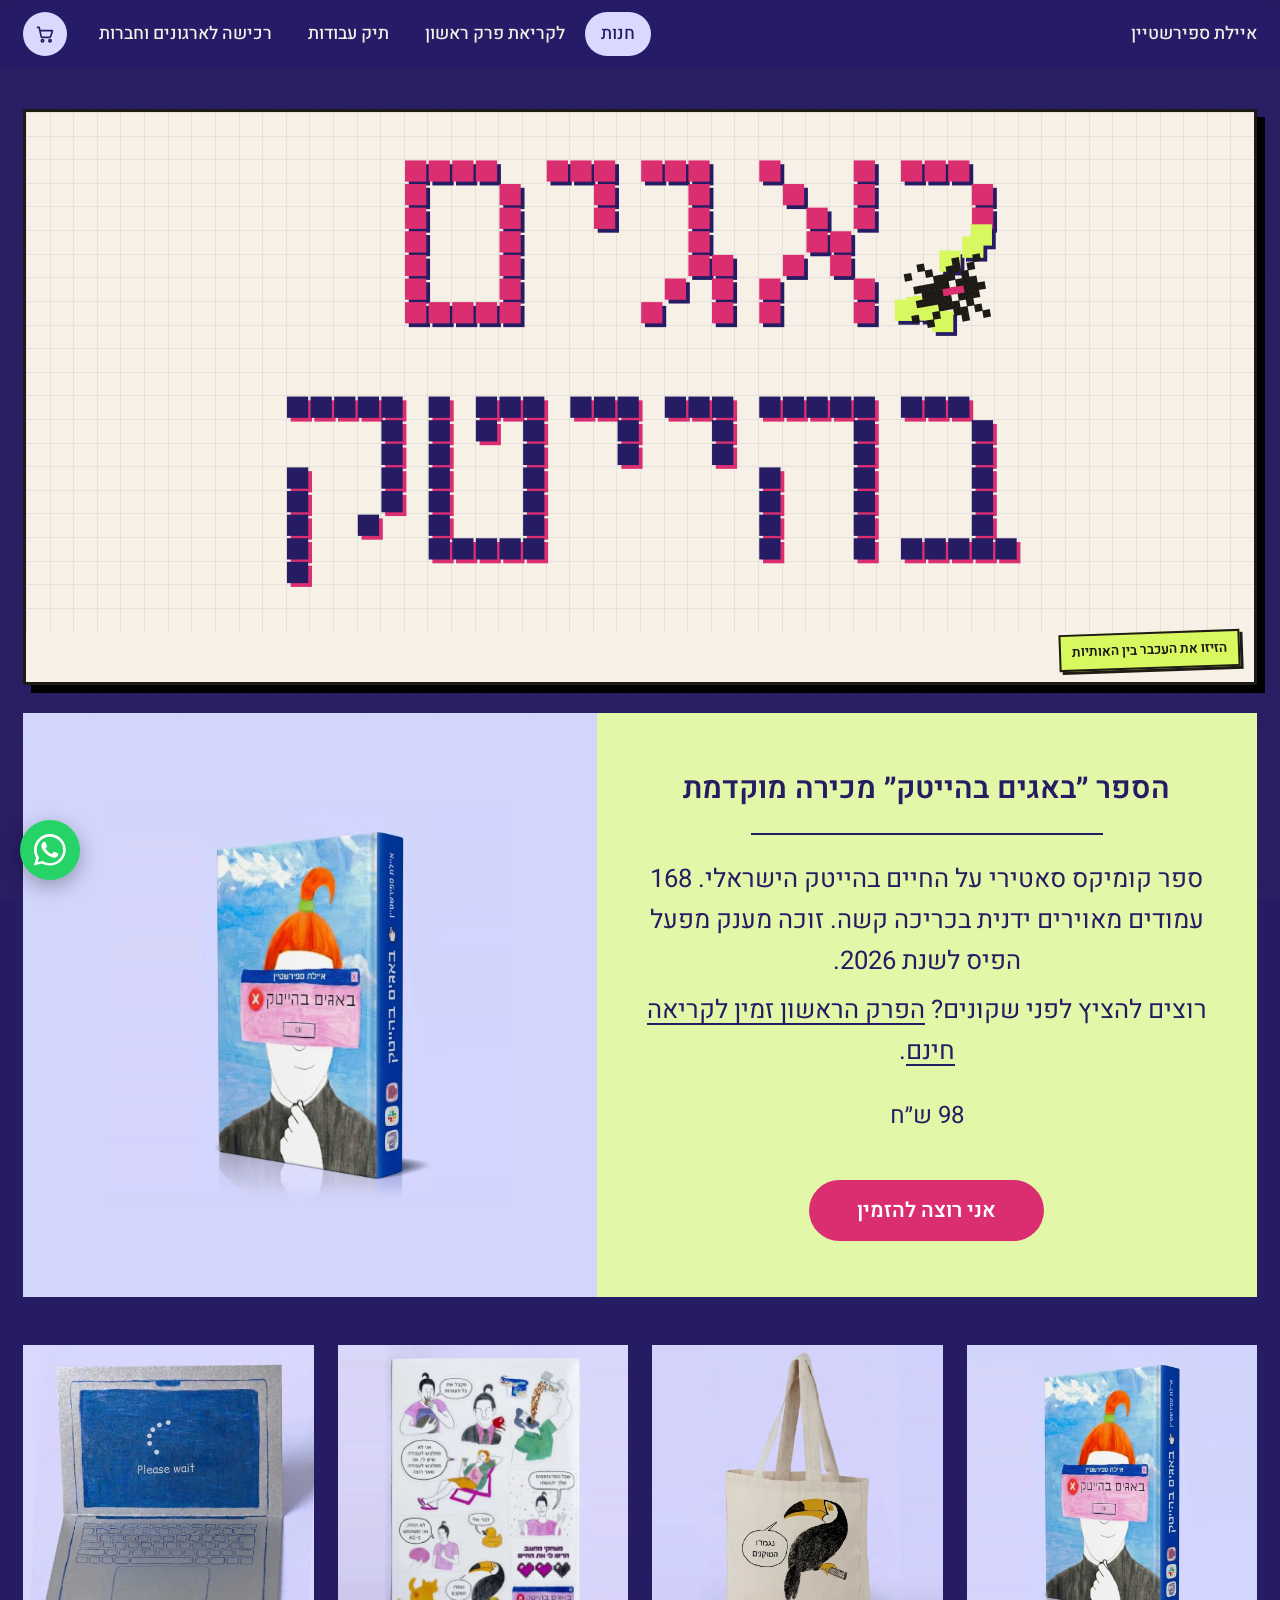
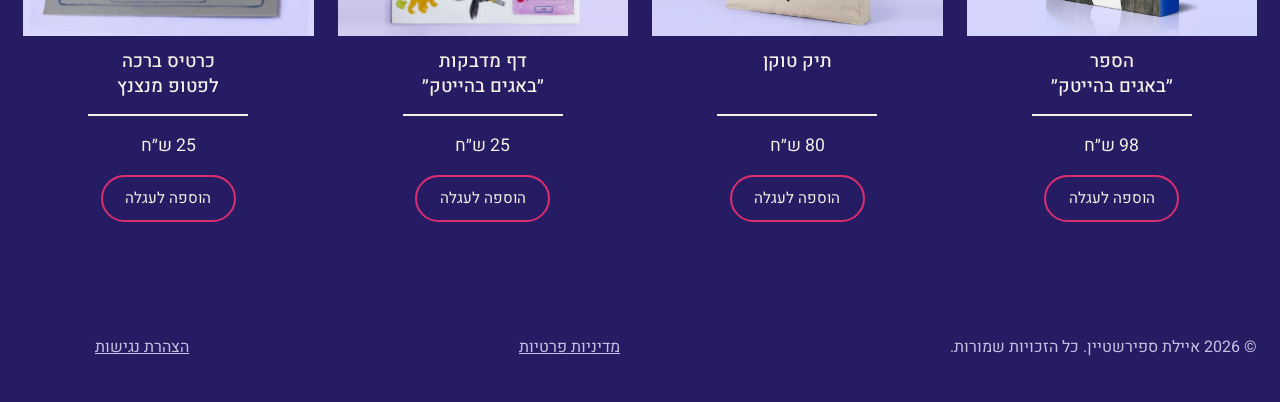
<file: index.html>
<!DOCTYPE html>
<html lang="he" dir="rtl">
<head>
  <!-- Google tag (gtag.js) -->
  <script async src="https://www.googletagmanager.com/gtag/js?id=G-055VC0G6WN"></script>
  <script>
    window.dataLayer = window.dataLayer || [];
    function gtag(){dataLayer.push(arguments);}
    gtag('js', new Date());
    gtag('config', 'G-055VC0G6WN');
  </script>
  <!-- Meta Pixel (941375025467992) -->
  <script>
    !function(f,b,e,v,n,t,s){if(f.fbq)return;n=f.fbq=function(){n.callMethod?
    n.callMethod.apply(n,arguments):n.queue.push(arguments)};if(!f._fbq)f._fbq=n;
    n.push=n;n.loaded=!0;n.version='2.0';n.queue=[];t=b.createElement(e);t.async=!0;
    t.src=v;s=b.getElementsByTagName(e)[0];s.parentNode.insertBefore(t,s)}(window,
    document,'script','https://connect.facebook.net/en_US/fbevents.js');
    fbq('init', '941375025467992');
    fbq('track', 'PageView');
  </script>
  <meta charset="UTF-8">
  <meta name="viewport" content="width=device-width, initial-scale=1">
  <title>באגים בהייטק — ספר קומיקס על החיים בהייטק | איילת ספירשטיין</title>
  <meta name="description" content="״באגים בהייטק״ — ספר קומיקס סאטירי על החיים בהייטק הישראלי מאת איילת ספירשטיין: 168 עמודים מאוירים ידנית בכריכה קשה. במכירה מוקדמת.">
  <meta name="author" content="איילת ספירשטיין">
  <meta name="theme-color" content="#261c63">
  <link rel="canonical" href="https://ayeletsapirshtein.com/">

  <meta property="og:type" content="website">
  <meta property="og:locale" content="he_IL">
  <meta property="og:site_name" content="איילת ספירשטיין">
  <meta property="og:url" content="https://ayeletsapirshtein.com/">
  <meta property="og:title" content="באגים בהייטק — ספר קומיקס על החיים בהייטק">
  <meta property="og:description" content="ספר הקומיקס של איילת ספירשטיין במכירה מוקדמת, ולצדו תיק, דף מדבקות וכרטיס ברכה.">
  <meta property="og:image" content="https://ayeletsapirshtein.com/zarot-chapter-1/og.jpg">
  <meta property="og:image:width" content="1200">
  <meta property="og:image:height" content="630">
  <meta property="og:image:alt" content="כריכת הקומיקס ״באגים בהייטק״ מאת איילת ספירשטיין">
  <meta name="twitter:card" content="summary_large_image">

  <link rel="icon" href="/assets/favicon.svg" type="image/svg+xml">
  <link rel="icon" href="/assets/favicon.png" type="image/png" sizes="64x64">
  <link rel="apple-touch-icon" href="/assets/apple-touch-icon.png">
  <link rel="preconnect" href="https://fonts.googleapis.com">
  <link rel="preconnect" href="https://fonts.gstatic.com" crossorigin>
  <link href="https://fonts.googleapis.com/css2?family=Heebo:wght@400;500;600;700&display=swap" rel="stylesheet">
  <link rel="stylesheet" href="/styles.css">
  <link rel="stylesheet" href="/shop/shop.css">

  <script type="application/ld+json">
  {
    "@context": "https://schema.org",
    "@graph": [
      {
        "@type": "WebSite",
        "@id": "https://ayeletsapirshtein.com/#website",
        "url": "https://ayeletsapirshtein.com/",
        "name": "איילת ספירשטיין",
        "alternateName": "Ayelet Sapirshtein",
        "inLanguage": "he",
        "publisher": { "@id": "https://ayeletsapirshtein.com/#ayelet" }
      },
      {
        "@type": "Person",
        "@id": "https://ayeletsapirshtein.com/#ayelet",
        "name": "איילת ספירשטיין",
        "alternateName": "Ayelet Sapirshtein",
        "jobTitle": "אלגוריתמאית ומאיירת",
        "description": "אלגוריתמאית ומאיירת, יוצרת ספר הקומיקס ״באגים בהייטק״ על החיים בהייטק הישראלי.",
        "url": "https://ayeletsapirshtein.com/",
        "sameAs": ["https://www.instagram.com/unmatched_art/"],
        "knowsAbout": ["איור", "קומיקס", "אלגוריתמים", "הייטק"]
      },
      {
        "@type": ["Book", "Product"],
        "@id": "https://ayeletsapirshtein.com/#book",
        "name": "באגים בהייטק",
        "description": "ספר קומיקס סאטירי על החיים בהייטק הישראלי. 168 עמודים מאוירים ידנית בכריכה קשה. כתבה ואיירה איילת ספירשטיין.",
        "author": { "@id": "https://ayeletsapirshtein.com/#ayelet" },
        "illustrator": { "@id": "https://ayeletsapirshtein.com/#ayelet" },
        "genre": ["קומיקס", "סאטירה"],
        "numberOfPages": 168,
        "award": "מענק מפעל הפיס לשנת 2026",
        "about": "החיים בהייטק הישראלי",
        "bookFormat": "https://schema.org/Hardcover",
        "inLanguage": "he",
        "image": "https://ayeletsapirshtein.com/images/shop/book.webp",
        "url": "https://ayeletsapirshtein.com/",
        "hasPart": { "@id": "https://ayeletsapirshtein.com/zarot-chapter-1/#chapter" },
        "offers": {
          "@type": "Offer",
          "url": "https://ayeletsapirshtein.com/",
          "price": "78",
          "priceCurrency": "ILS",
          "priceValidUntil": "2026-11-30",
          "priceSpecification": {
            "@type": "UnitPriceSpecification",
            "priceType": "https://schema.org/StrikethroughPrice",
            "price": "98",
            "priceCurrency": "ILS"
          },
          "availability": "https://schema.org/PreOrder",
          "seller": { "@id": "https://ayeletsapirshtein.com/#ayelet" },
          "shippingDetails": { "@id": "https://ayeletsapirshtein.com/#shipping" }
        }
      },
      {
        "@type": "Product",
        "name": "תיק טוקן",
        "description": "תיק בד עם איור של טוקן מתוך עולם ״באגים בהייטק״.",
        "image": "https://ayeletsapirshtein.com/images/shop/tote.webp",
        "isRelatedTo": { "@id": "https://ayeletsapirshtein.com/#book" },
        "offers": {
          "@type": "Offer",
          "url": "https://ayeletsapirshtein.com/",
          "price": "64",
          "priceCurrency": "ILS",
          "priceValidUntil": "2026-11-30",
          "priceSpecification": {
            "@type": "UnitPriceSpecification",
            "priceType": "https://schema.org/StrikethroughPrice",
            "price": "80",
            "priceCurrency": "ILS"
          },
          "availability": "https://schema.org/InStock",
          "seller": { "@id": "https://ayeletsapirshtein.com/#ayelet" },
          "shippingDetails": { "@id": "https://ayeletsapirshtein.com/#shipping" }
        }
      },
      {
        "@type": "Product",
        "name": "דף מדבקות ״באגים בהייטק״",
        "description": "דף מדבקות עם דמויות ואיורים מתוך הקומיקס ״באגים בהייטק״.",
        "image": "https://ayeletsapirshtein.com/images/shop/stickers.webp",
        "isRelatedTo": { "@id": "https://ayeletsapirshtein.com/#book" },
        "offers": {
          "@type": "Offer",
          "url": "https://ayeletsapirshtein.com/",
          "price": "20",
          "priceCurrency": "ILS",
          "priceValidUntil": "2026-11-30",
          "priceSpecification": {
            "@type": "UnitPriceSpecification",
            "priceType": "https://schema.org/StrikethroughPrice",
            "price": "25",
            "priceCurrency": "ILS"
          },
          "availability": "https://schema.org/InStock",
          "seller": { "@id": "https://ayeletsapirshtein.com/#ayelet" },
          "shippingDetails": { "@id": "https://ayeletsapirshtein.com/#shipping" }
        }
      },
      {
        "@type": "Product",
        "name": "כרטיס ברכה לפטופ מנצנץ",
        "description": "כרטיס ברכה מאויר של לפטופ, מתוך עולם ״באגים בהייטק״.",
        "image": "https://ayeletsapirshtein.com/images/shop/card.webp",
        "isRelatedTo": { "@id": "https://ayeletsapirshtein.com/#book" },
        "offers": {
          "@type": "Offer",
          "url": "https://ayeletsapirshtein.com/",
          "price": "20",
          "priceCurrency": "ILS",
          "priceValidUntil": "2026-11-30",
          "priceSpecification": {
            "@type": "UnitPriceSpecification",
            "priceType": "https://schema.org/StrikethroughPrice",
            "price": "25",
            "priceCurrency": "ILS"
          },
          "availability": "https://schema.org/InStock",
          "seller": { "@id": "https://ayeletsapirshtein.com/#ayelet" },
          "shippingDetails": { "@id": "https://ayeletsapirshtein.com/#shipping" }
        }
      },
      {
        "@type": "OfferShippingDetails",
        "@id": "https://ayeletsapirshtein.com/#shipping",
        "shippingRate": { "@type": "MonetaryAmount", "value": "35", "currency": "ILS" },
        "shippingDestination": { "@type": "DefinedRegion", "addressCountry": "IL" }
      }
    ]
  }
  </script>
</head>
<body>
  <a class="skip-link" href="#top">דילוג לתוכן</a>
  <header class="site-header">
    <div class="container header-inner">
      <a class="brand" href="/">איילת ספירשטיין</a>
      <nav class="nav" aria-label="ניווט ראשי">
        <a href="/" aria-current="page">חנות</a>
        <a href="/zarot-chapter-1/" class="nav-chapter"><span class="nav-long">לקריאת </span>פרק ראשון</a>
        <a href="/portfolio/#works">תיק עבודות</a>
        <a href="/organizations/" class="nav-org">רכישה לארגונים<span class="nav-long"> וחברות</span></a>
        <button class="cart-btn" type="button" aria-label="עגלת קניות">
          <svg viewBox="0 0 24 24" aria-hidden="true"><path d="M3 4h2l2.4 11.2a1 1 0 0 0 1 .8h9.2a1 1 0 0 0 1-.8L21 8H6.2"/><circle cx="9" cy="20" r="1.4"/><circle cx="18" cy="20" r="1.4"/></svg>
          <span class="cart-count" hidden>0</span>
        </button>
      </nav>
    </div>
  </header>

  <main id="top" class="shop container">
    <section class="pixel-hero" aria-label="באגים בהייטק">
      <div class="pixel-stage">
        <canvas data-pixel-bugs role="img" aria-label="הכיתוב ״באגים בהייטק״ בפיקסלים, וחרק קטן שעובר בין האותיות ומפרק אותן"></canvas>
        <p class="pixel-hint" aria-hidden="true"><span class="hint-mouse">הזיזו את העכבר בין האותיות</span><span class="hint-touch">העבירו אצבע בין האותיות</span></p>
      </div>
    </section>
    <p class="sale-banner"><strong class="bf">בלאק פריידי!</strong> <strong>20% הנחה על כל האתר עד סוף החודש.</strong></p>
    <section class="featured">
      <div class="featured-img"><img src="/images/shop/book.webp" width="1024" height="1024" fetchpriority="high" alt="כריכת הספר ״באגים בהייטק״"></div>
      <div class="featured-body">
        <h1>הספר ״באגים בהייטק״ מכירה מוקדמת</h1>
        <hr class="rule">
        <div class="featured-desc">
          <p>ספר קומיקס סאטירי על החיים בהייטק הישראלי. 168 עמודים מאוירים ידנית בכריכה קשה. זוכה מענק מפעל הפיס לשנת 2026.</p>
          <p>רוצים להציץ לפני שקונים? <a href="/zarot-chapter-1/">הפרק הראשון זמין לקריאה חינם</a>.</p>
        </div>
        <p class="price" data-price="book"><s><span class="visually-hidden">מחיר מקורי: </span>98 ש״ח</s> <span class="sale-price"><span class="visually-hidden">מחיר במבצע: </span>78 ש״ח</span></p>
        <button class="buy-btn" type="button" data-add="book" data-open>אני רוצה להזמין</button>
      </div>
    </section>

    <h2 class="visually-hidden">מוצרים</h2>
    <ul class="products">
      <li class="product">
        <button class="product-view" type="button" data-view="book" aria-label="פרטים נוספים">
          <img src="/images/shop/book.webp" width="1024" height="1024" loading="lazy" alt="">
        </button>
        <h3><button class="product-title" type="button" data-view="book">הספר<br>״באגים בהייטק״</button></h3>
        <hr class="rule">
        <p class="price" data-price="book"><s><span class="visually-hidden">מחיר מקורי: </span>98 ש״ח</s> <span class="sale-price"><span class="visually-hidden">מחיר במבצע: </span>78 ש״ח</span></p>
        <button class="add-btn" type="button" data-add="book">הוספה לעגלה</button>
      </li>
      <li class="product">
        <button class="product-view" type="button" data-view="tote" aria-label="פרטים נוספים">
          <img src="/images/shop/tote.webp" width="1024" height="1024" loading="lazy" alt="">
        </button>
        <h3><button class="product-title" type="button" data-view="tote">תיק טוקן</button></h3>
        <hr class="rule">
        <p class="price" data-price="tote"><s><span class="visually-hidden">מחיר מקורי: </span>80 ש״ח</s> <span class="sale-price"><span class="visually-hidden">מחיר במבצע: </span>64 ש״ח</span></p>
        <button class="add-btn" type="button" data-add="tote">הוספה לעגלה</button>
      </li>
      <li class="product">
        <button class="product-view" type="button" data-view="stickers" aria-label="פרטים נוספים">
          <img src="/images/shop/stickers.webp" width="1200" height="1200" loading="lazy" alt="">
        </button>
        <h3><button class="product-title" type="button" data-view="stickers">דף מדבקות<br>״באגים בהייטק״</button></h3>
        <hr class="rule">
        <p class="price" data-price="stickers"><s><span class="visually-hidden">מחיר מקורי: </span>25 ש״ח</s> <span class="sale-price"><span class="visually-hidden">מחיר במבצע: </span>20 ש״ח</span></p>
        <button class="add-btn" type="button" data-add="stickers">הוספה לעגלה</button>
      </li>
      <li class="product">
        <button class="product-view" type="button" data-view="card" aria-label="פרטים נוספים">
          <img src="/images/shop/card.webp" width="1024" height="1024" loading="lazy" alt="">
        </button>
        <h3><button class="product-title" type="button" data-view="card">כרטיס ברכה<br>לפטופ מנצנץ</button></h3>
        <hr class="rule">
        <p class="price" data-price="card"><s><span class="visually-hidden">מחיר מקורי: </span>25 ש״ח</s> <span class="sale-price"><span class="visually-hidden">מחיר במבצע: </span>20 ש״ח</span></p>
        <button class="add-btn" type="button" data-add="card">הוספה לעגלה</button>
      </li>
    </ul>
  </main>

  <footer class="site-footer">
    <div class="container footer-inner">
      <a class="footer-org" href="/organizations/">רכישה לארגונים וחברות</a>
      <span>© <span id="year">2026</span> איילת ספירשטיין. כל הזכויות שמורות.</span>
      <a href="/privacy/">מדיניות פרטיות</a>
      <a href="/accessibility/">הצהרת נגישות</a>
      <a class="footer-wa" href="https://wa.me/972545279100" target="_blank" rel="noopener" aria-label="שליחת הודעה בווטסאפ"><svg aria-hidden="true" viewBox="0 0 24 24" width="18" height="18"><path fill="currentColor" d="M17.47 14.38c-.3-.15-1.76-.87-2.03-.97-.27-.1-.47-.15-.67.15-.2.3-.77.97-.94 1.17-.17.2-.35.22-.64.07-.3-.15-1.26-.46-2.4-1.48-.89-.79-1.49-1.77-1.66-2.07-.17-.3-.02-.46.13-.6.13-.13.3-.35.45-.52.15-.17.2-.3.3-.5.1-.2.05-.37-.02-.52-.07-.15-.67-1.62-.92-2.22-.24-.58-.49-.5-.67-.51h-.57c-.2 0-.52.07-.79.37-.27.3-1.04 1.02-1.04 2.48s1.07 2.88 1.21 3.08c.15.2 2.1 3.2 5.08 4.49.71.31 1.26.49 1.69.63.71.23 1.36.2 1.87.12.57-.08 1.76-.72 2-1.41.25-.7.25-1.29.17-1.41-.07-.13-.27-.2-.57-.35zM12.05 21.5h-.01a9.4 9.4 0 0 1-4.79-1.31l-.34-.2-3.56.93.95-3.47-.22-.36a9.39 9.39 0 0 1-1.44-5.01c0-5.19 4.23-9.42 9.43-9.42 2.52 0 4.88.98 6.66 2.76a9.36 9.36 0 0 1 2.76 6.67c0 5.2-4.23 9.42-9.43 9.42zm8.02-17.44A11.27 11.27 0 0 0 12.05.75C5.8.75.72 5.83.72 12.08c0 2 .52 3.95 1.52 5.67L.62 23.25l5.63-1.48a11.3 11.3 0 0 0 5.8 1.48h.01c6.24 0 11.33-5.08 11.33-11.33 0-3.03-1.18-5.87-3.32-8.01z"/></svg><span>ווטסאפ</span></a>
    </div>
  </footer>

  <dialog id="cart" class="cart" aria-label="עגלת קניות">
    <div class="cart-head">
      <h2>העגלה שלי</h2>
      <button class="cart-close" type="button" aria-label="סגירה">✕</button>
    </div>
    <p class="cart-empty">העגלה ריקה.</p>
    <ul class="cart-items"></ul>
    <div class="cart-foot">
      <p class="cart-savings" hidden></p>
      <p class="cart-total">סה״כ: <strong>0 ש״ח</strong></p>
      <button class="checkout-btn" type="button" disabled>לתשלום</button>
      <p class="cart-note" hidden>התשלום באתר ייפתח בקרוב.</p>
    </div>
    <form class="checkout-form" hidden novalidate>
      <p class="form-title">פרטים למשלוח ולחשבונית</p>
      <label>שם מלא<input name="name" autocomplete="name" required></label>
      <label>טלפון<input name="phone" type="tel" autocomplete="tel" dir="ltr" required></label>
      <label>אימייל<input name="email" type="email" autocomplete="email" dir="ltr" required></label>
      <fieldset class="ship-choice">
        <legend>איך לקבל את ההזמנה?</legend>
        <label class="radio"><input type="radio" name="shipping" value="delivery" checked> משלוח עד הבית — 35 ש״ח</label>
        <label class="radio"><input type="radio" name="shipping" value="pickup"> איסוף עצמי מתל אביב</label>
      </fieldset>
      <div class="ship-fields">
        <label>עיר<input name="city" autocomplete="address-level2"></label>
        <label>כתובת (רחוב, מספר, דירה)<input name="address" autocomplete="street-address"></label>
      </div>
      <p class="form-error" role="alert" hidden></p>
      <p class="cart-savings" hidden></p>
      <p class="ship-line">משלוח: <span class="ship-price">35 ש״ח</span></p>
      <p class="cart-total">לתשלום: <strong class="grand-total">0 ש״ח</strong></p>
      <button class="checkout-btn pay-btn" type="submit">מעבר לתשלום מאובטח</button>
      <button class="back-btn" type="button">חזרה לעגלה</button>
      <p class="cart-note">התשלום מתבצע בדף המאובטח של SUMIT. החשבונית תישלח לאימייל.</p>
    </form>
  </dialog>

  <dialog id="quickview" class="quickview" aria-labelledby="qv-name">
    <button class="qv-close" type="button" aria-label="סגירה">✕</button>
    <div class="qv-body">
      <h2 id="qv-name" class="qv-name"></h2>
      <p class="price qv-price"></p>
      <p class="qv-desc"></p>
      <div class="qv-qty-wrap">
        <span class="qv-label">כמות</span>
        <div class="qv-qty">
          <button type="button" class="qv-plus" aria-label="עוד אחד">+</button>
          <span class="qv-count" aria-live="polite">1</span>
          <button type="button" class="qv-minus" aria-label="אחד פחות">−</button>
        </div>
      </div>
      <button class="checkout-btn qv-add" type="button">הוספה לעגלה</button>
    </div>
    <div class="qv-img"><img alt=""></div>
  </dialog>

  <div class="toast" role="status" aria-live="polite"></div>

  <script src="/shop/config.js"></script>
  <script src="/shop/shop.js"></script>
  <script src="/pixel-bugs/pixel-bugs.js"></script>
</body>
</html>
</file>
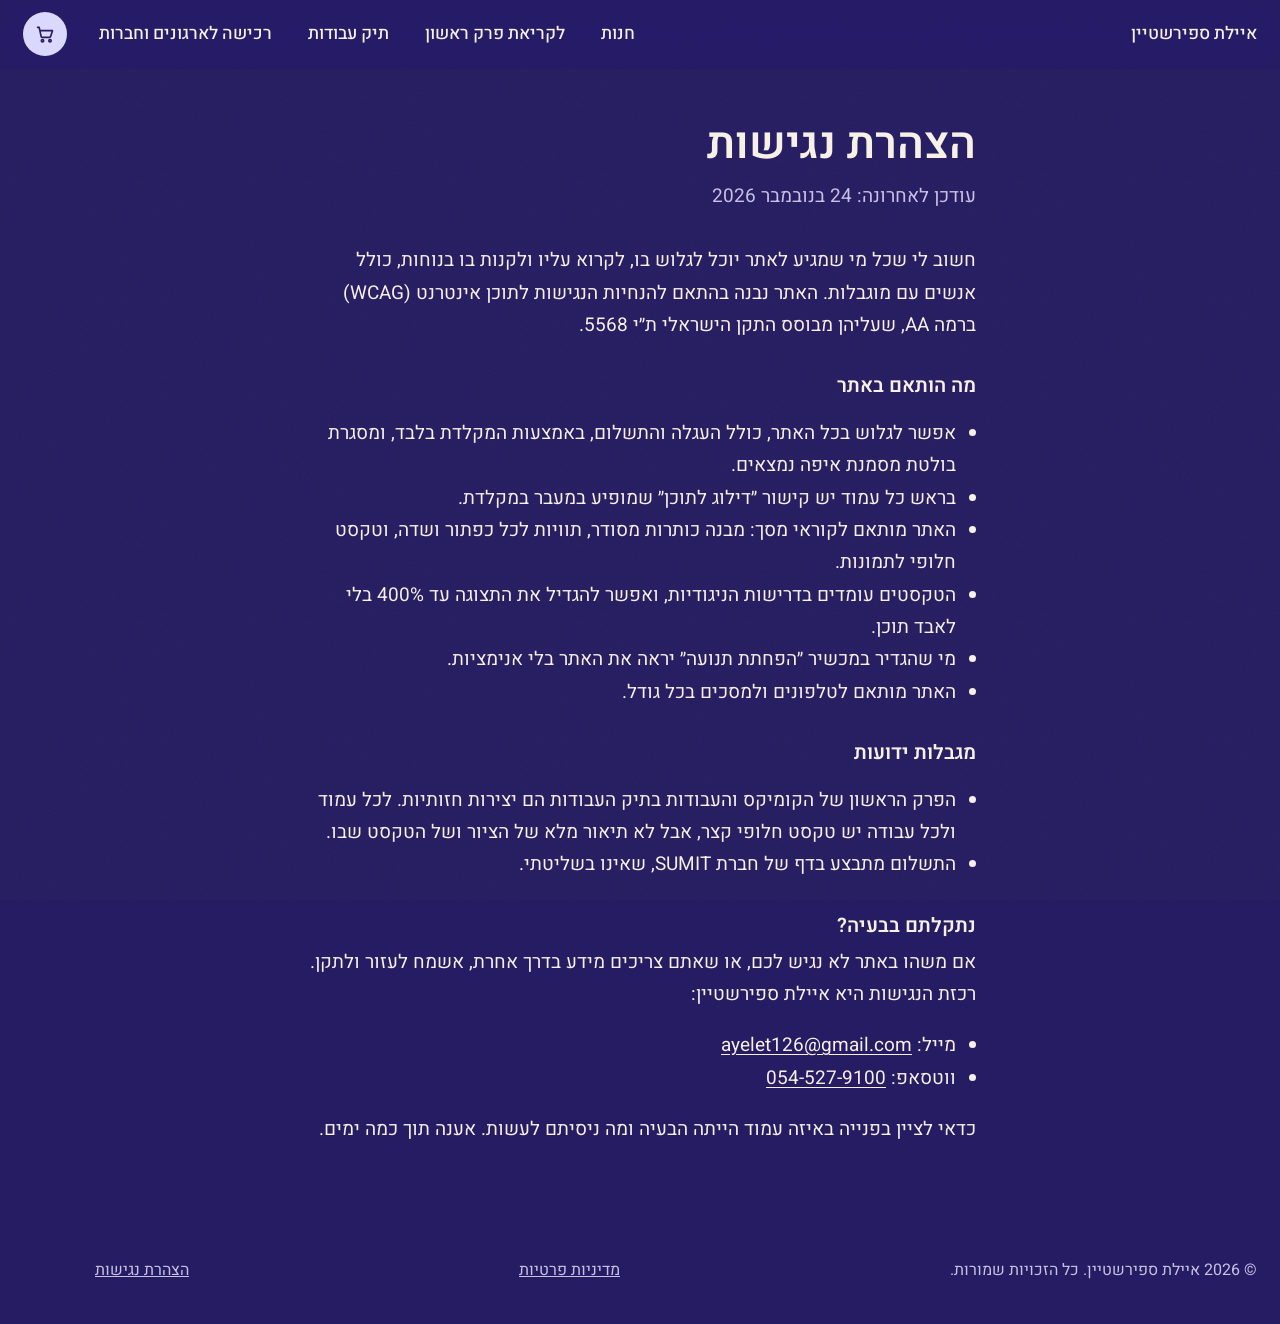
<file: accessibility/index.html>
<!DOCTYPE html>
<html lang="he" dir="rtl">
<head>
  <!-- Google tag (gtag.js) -->
  <script async src="https://www.googletagmanager.com/gtag/js?id=G-055VC0G6WN"></script>
  <script>
    window.dataLayer = window.dataLayer || [];
    function gtag(){dataLayer.push(arguments);}
    gtag('js', new Date());
    gtag('config', 'G-055VC0G6WN');
  </script>
  <meta charset="UTF-8">
  <meta name="viewport" content="width=device-width, initial-scale=1">
  <title>הצהרת נגישות — איילת ספירשטיין</title>
  <meta name="description" content="הצהרת הנגישות של האתר ayeletsapirshtein.com: מה הותאם באתר, אילו מגבלות ידועות קיימות ואיך פונים בנושא נגישות.">
  <meta name="robots" content="noindex">
  <meta name="theme-color" content="#261c63">
  <link rel="canonical" href="https://ayeletsapirshtein.com/accessibility/">
  <link rel="icon" href="../assets/favicon.svg" type="image/svg+xml">
  <link rel="icon" href="../assets/favicon.png" type="image/png" sizes="64x64">
  <link rel="preconnect" href="https://fonts.googleapis.com">
  <link rel="preconnect" href="https://fonts.gstatic.com" crossorigin>
  <link href="https://fonts.googleapis.com/css2?family=Heebo:wght@400;500;600;700&display=swap" rel="stylesheet">
  <link rel="stylesheet" href="../styles.css">
  <style>
    .prose { max-width: 42rem; padding-block: 3rem 5rem; }
    .prose h1 { font-family: var(--font-display); font-size: clamp(2rem, 4vw, 2.75rem); margin-bottom: .5rem; }
    .prose .updated { color: var(--text-soft); margin-bottom: 2rem; }
    .prose h2 { font-size: 1.25rem; margin: 2rem 0 .5rem; }
    .prose p, .prose li { line-height: 1.7; }
    .prose ul { padding-inline-start: 1.25rem; }
    .prose a { color: inherit; text-decoration: underline; text-underline-offset: .15em; }
  </style>
</head>
<body>
  <a class="skip-link" href="#top">דילוג לתוכן</a>
  <header class="site-header">
    <div class="container header-inner">
      <a class="brand" href="/">איילת ספירשטיין</a>
      <nav class="nav" aria-label="ניווט ראשי">
        <a href="/">חנות</a>
        <a href="/zarot-chapter-1/" class="nav-chapter"><span class="nav-long">לקריאת </span>פרק ראשון</a>
        <a href="/portfolio/#works">תיק עבודות</a>
        <a href="/organizations/" class="nav-org">רכישה לארגונים<span class="nav-long"> וחברות</span></a>
        <a class="cart-btn" href="/#cart" aria-label="עגלת קניות">
          <svg viewBox="0 0 24 24" aria-hidden="true"><path d="M3 4h2l2.4 11.2a1 1 0 0 0 1 .8h9.2a1 1 0 0 0 1-.8L21 8H6.2"/><circle cx="9" cy="20" r="1.4"/><circle cx="18" cy="20" r="1.4"/></svg>
          <span class="cart-count" hidden>0</span>
        </a>
      </nav>
    </div>
  </header>

  <main id="top">
    <article class="container prose">
      <h1>הצהרת נגישות</h1>
      <p class="updated">עודכן לאחרונה: 24 בנובמבר 2026</p>

      <p>חשוב לי שכל מי שמגיע לאתר יוכל לגלוש בו, לקרוא עליו ולקנות בו בנוחות, כולל אנשים עם מוגבלות. האתר נבנה בהתאם להנחיות הנגישות לתוכן אינטרנט (WCAG) ברמה AA, שעליהן מבוסס התקן הישראלי ת״י 5568.</p>

      <h2>מה הותאם באתר</h2>
      <ul>
        <li>אפשר לגלוש בכל האתר, כולל העגלה והתשלום, באמצעות המקלדת בלבד, ומסגרת בולטת מסמנת איפה נמצאים.</li>
        <li>בראש כל עמוד יש קישור ״דילוג לתוכן״ שמופיע במעבר במקלדת.</li>
        <li>האתר מותאם לקוראי מסך: מבנה כותרות מסודר, תוויות לכל כפתור ושדה, וטקסט חלופי לתמונות.</li>
        <li>הטקסטים עומדים בדרישות הניגודיות, ואפשר להגדיל את התצוגה עד 400% בלי לאבד תוכן.</li>
        <li>מי שהגדיר במכשיר ״הפחתת תנועה״ יראה את האתר בלי אנימציות.</li>
        <li>האתר מותאם לטלפונים ולמסכים בכל גודל.</li>
      </ul>

      <h2>מגבלות ידועות</h2>
      <ul>
        <li>הפרק הראשון של הקומיקס והעבודות בתיק העבודות הם יצירות חזותיות. לכל עמוד ולכל עבודה יש טקסט חלופי קצר, אבל לא תיאור מלא של הציור ושל הטקסט שבו.</li>
        <li>התשלום מתבצע בדף של חברת SUMIT, שאינו בשליטתי.</li>
      </ul>

      <h2>נתקלתם בבעיה?</h2>
      <p>אם משהו באתר לא נגיש לכם, או שאתם צריכים מידע בדרך אחרת, אשמח לעזור ולתקן. רכזת הנגישות היא איילת ספירשטיין:</p>
      <ul>
        <li>מייל: <a href="mailto:ayelet126@gmail.com"><bdi dir="ltr">ayelet126@gmail.com</bdi></a></li>
        <li>ווטסאפ: <a href="https://wa.me/972545279100" rel="noopener" target="_blank"><bdi dir="ltr">054-527-9100</bdi></a></li>
      </ul>
      <p>כדאי לציין בפנייה באיזה עמוד הייתה הבעיה ומה ניסיתם לעשות. אענה תוך כמה ימים.</p>
    </article>
  </main>

  <footer class="site-footer">
    <div class="container footer-inner">
      <a class="footer-org" href="/organizations/">רכישה לארגונים וחברות</a>
      <span>© <span id="year">2026</span> איילת ספירשטיין. כל הזכויות שמורות.</span>
      <a href="/privacy/">מדיניות פרטיות</a>
      <a href="/accessibility/" aria-current="page">הצהרת נגישות</a>
    </div>
  </footer>
  <script src="/shop/cart-badge.js"></script>
</body>
</html>
</file>
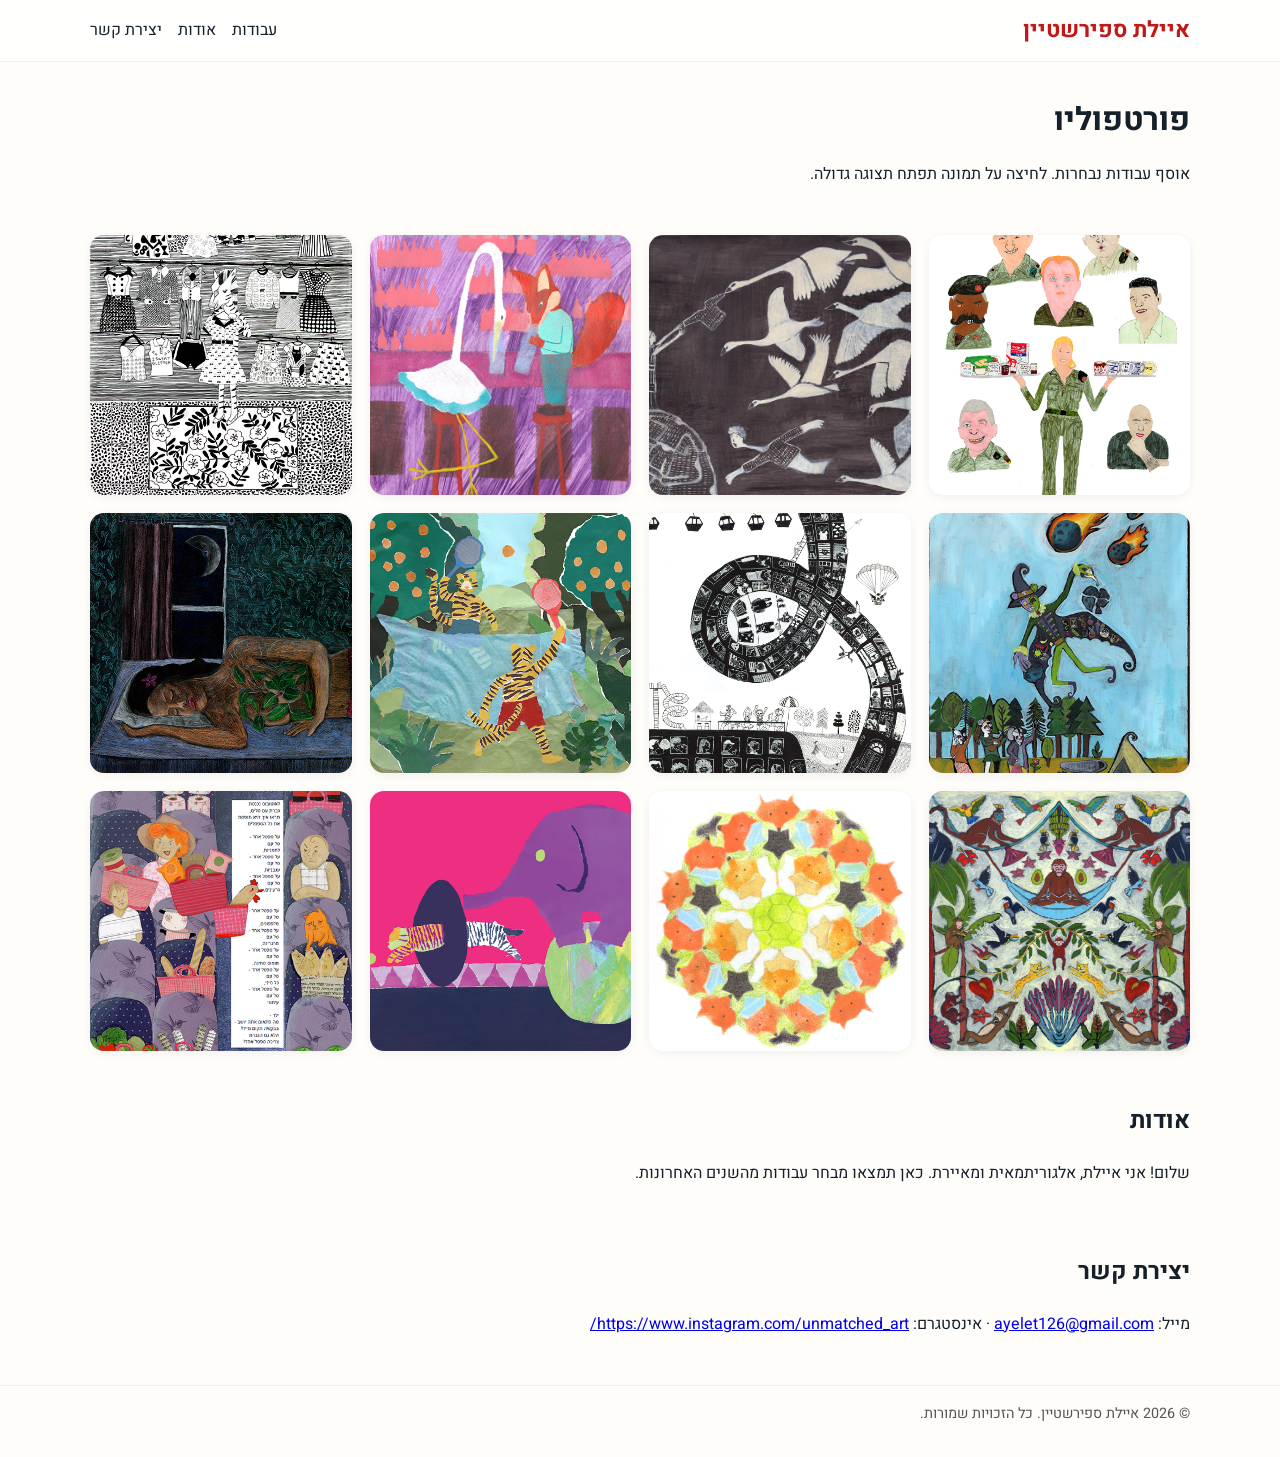
<file: ayelets_portfolio/index.html>
<!DOCTYPE html>
<html lang="he" dir="rtl">
<head>
  <!-- Google tag (gtag.js) -->
  <script async src="https://www.googletagmanager.com/gtag/js?id=G-055VC0G6WN"></script>
  <script>
    window.dataLayer = window.dataLayer || [];
    function gtag(){dataLayer.push(arguments);}
    gtag('js', new Date());

    gtag('config', 'G-055VC0G6WN');
  </script>
  <meta charset="UTF-8" />
  <meta name="viewport" content="width=device-width, initial-scale=1" />
  <title>איילת — פורטפוליו</title>
  <!-- Old starter copy of the site, kept for reference: the live portfolio is /portfolio/ -->
  <meta name="robots" content="noindex">
  <link rel="canonical" href="https://ayeletsapirshtein.com/portfolio/">
  <meta name="description" content="פורטפוליו של איילת — ציורים, איורים ועבודות נבחרות." />
  <link rel="preconnect" href="https://fonts.googleapis.com">
  <link rel="preconnect" href="https://fonts.gstatic.com" crossorigin>
  <link href="https://fonts.googleapis.com/css2?family=Heebo:wght@400;600;700&display=swap" rel="stylesheet">
  <link rel="stylesheet" href="styles.css" />
  <link rel="icon" href="assets/favicon.png">
</head>
<body>
  <header class="site-header">
    <div class="container header-inner">
      <a class="brand" href="#">איילת ספירשטיין</a>
      <nav class="nav">
        <button class="menu-btn" aria-label="פתח תפריט" aria-expanded="false">☰</button>
        <ul class="nav-list">
          <li><a href="#works">עבודות</a></li>
          <li><a href="#about">אודות</a></li>
          <li><a href="#contact">יצירת קשר</a></li>
        </ul>
      </nav>
    </div>
  </header>

  <main>
    <section class="hero container">
      <h1>פורטפוליו</h1>
      <p>אוסף עבודות נבחרות. לחיצה על תמונה תפתח תצוגה גדולה.</p>
    </section>

    <section id="works" class="gallery container">
      <!-- דוגמאות — החליפי את קבצי ה-JPG בתקיית images -->
      <a href="images/להכין קפה.png" class="card" data-caption="עבודה 1 — טוש על נייר">
        <img loading="lazy" src="images/להכין קפה.png" alt="עבודה 1">
      </a>
      <a href="images/אווזי הבר.png" class="card" data-caption="עבודה 2 — אקריליק על קנבס">
        <img loading="lazy" src="images/אווזי הבר.png" alt="עבודה 2">
      </a>
      <a href="images/השועל והחסידה.png" class="card" data-caption="עבודה 3 — צבע מים">
        <img loading="lazy" src="images/השועל והחסידה.png" alt="עבודה 3">
      </a>
      <a href="images/לובשת הזברה פיג׳מה.png" class="card" data-caption="עבודה 4 — דיגיטלי">
        <img loading="lazy" src="images/לובשת הזברה פיג׳מה.png" alt="עבודה 4">
      </a>
      <a href="images/מגן היצורים קול קורא.png" class="card" data-caption="עבודה 5 — עיפרון">
        <img loading="lazy" src="images/מגן היצורים קול קורא.png" alt="עבודה 5">
      </a>
      <a href="images/מלון הילברט.png" class="card" data-caption="עבודה 6 — טוש על נייר">
        <img loading="lazy" src="images/מלון הילברט.png" alt="עבודה 6">
      </a>
      <a href="images/נמרים.png" class="card" data-caption="עבודה 7 — צבעי גואש">
        <img loading="lazy" src="images/נמרים.png" alt="עבודה 7">
      </a>
      <a href="images/סרטן השד גדל בזמן השינה.png" class="card" data-caption="עבודה 8 — שמן על בד">
        <img loading="lazy" src="images/סרטן השד גדל בזמן השינה.png" alt="עבודה 8">
      </a>
      <a href="images/קופים.png" class="card" data-caption="עבודה 9 — רישום מהיר">
        <img loading="lazy" src="images/קופים.png" alt="עבודה 9">
      </a>
      <a href="images/שועלי פנרוז A4.png" class="card" data-caption="עבודה 10 — קולאז'">
        <img loading="lazy" src="images/שועלי פנרוז A4.png" alt="עבודה 10">
      </a>
      <a href="images/פיל.png" class="card" data-caption="עבודה 11 — דיו">
        <img loading="lazy" src="images/פיל.png" alt="עבודה 11">
      </a>
      <a href="images/גברת עם סלים.png" class="card" data-caption="עבודה 12 — מרקר">
        <img loading="lazy" src="images/גברת עם סלים.png" alt="עבודה 12">
      </a>
    </section>

    <section id="about" class="container about">
      <h2>אודות</h2>
      <p>שלום! אני איילת, אלגוריתמאית ומאיירת. כאן תמצאו מבחר עבודות מהשנים האחרונות.</p>
    </section>

    <section id="contact" class="container contact">
      <h2>יצירת קשר</h2>
      <p>מייל: <a href="mailto:ayelet@example.com">ayelet126@gmail.com</a> · אינסטגרם: <a href="#" target="_blank" rel="noopener">https://www.instagram.com/unmatched_art/</a></p>
    </section>
  </main>

  <footer class="site-footer">
    <div class="container">
      © <span id="year"></span> איילת ספירשטיין. כל הזכויות שמורות.
    </div>
  </footer>

  <!-- Lightbox -->
  <div id="lightbox" class="lightbox" aria-hidden="true">
    <div class="lightbox__inner">
      <button class="lightbox__close" aria-label="סגירה">×</button>
      <img id="lightbox-img" alt="תצוגה גדולה">
      <p id="lightbox-caption"></p>
    </div>
  </div>

  <script src="script.js"></script>
</body>
</html>
</file>
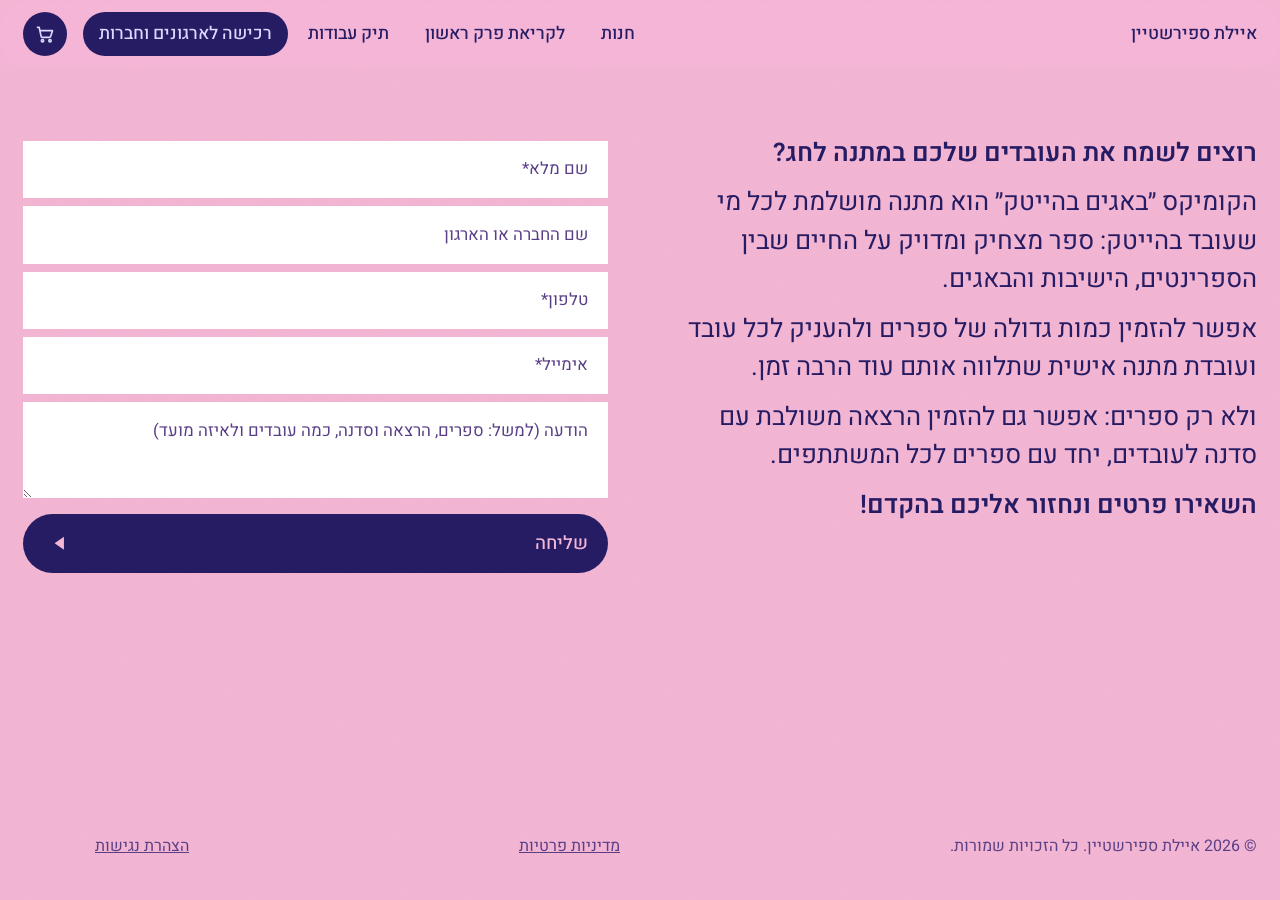
<file: organizations/index.html>
<!DOCTYPE html>
<html lang="he" dir="rtl">
<head>
  <!-- Google tag (gtag.js) -->
  <script async src="https://www.googletagmanager.com/gtag/js?id=G-055VC0G6WN"></script>
  <script>
    window.dataLayer = window.dataLayer || [];
    function gtag(){dataLayer.push(arguments);}
    gtag('js', new Date());

    gtag('config', 'G-055VC0G6WN');
  </script>
  <meta charset="UTF-8">
  <meta name="viewport" content="width=device-width, initial-scale=1">
  <title>רכישה לארגונים וחברות — איילת ספירשטיין</title>
  <meta name="description" content="מתנה לעובדי הייטק: הזמנת ספר הקומיקס ״באגים בהייטק״ של איילת ספירשטיין בכמויות לחברות וארגונים, וגם הרצאה משולבת עם סדנה לעובדים.">
  <meta name="author" content="איילת ספירשטיין">
  <meta name="theme-color" content="#f4b6d5">
  <link rel="canonical" href="https://ayeletsapirshtein.com/organizations/">

  <meta property="og:type" content="website">
  <meta property="og:locale" content="he_IL">
  <meta property="og:site_name" content="איילת ספירשטיין">
  <meta property="og:url" content="https://ayeletsapirshtein.com/organizations/">
  <meta property="og:title" content="רכישה לארגונים וחברות — ״באגים בהייטק״">
  <meta property="og:description" content="הקומיקס ״באגים בהייטק״ בהזמנה כמותית, וגם הרצאה משולבת עם סדנה לעובדים.">
  <meta property="og:image" content="https://ayeletsapirshtein.com/assets/og.jpg">
  <meta property="og:image:width" content="1200">
  <meta property="og:image:height" content="630">
  <meta name="twitter:card" content="summary_large_image">

  <link rel="icon" href="/assets/favicon.svg" type="image/svg+xml">
  <link rel="icon" href="/assets/favicon.png" type="image/png" sizes="64x64">
  <link rel="apple-touch-icon" href="/assets/apple-touch-icon.png">

  <link rel="preconnect" href="https://fonts.googleapis.com">
  <link rel="preconnect" href="https://fonts.gstatic.com" crossorigin>
  <link href="https://fonts.googleapis.com/css2?family=Heebo:wght@400;500;600;700&display=swap" rel="stylesheet">
  <link rel="stylesheet" href="/styles.css">

  <script type="application/ld+json">
{
  "@context": "https://schema.org",
  "@graph": [
    {
      "@type": "WebPage",
      "@id": "https://ayeletsapirshtein.com/organizations/#page",
      "url": "https://ayeletsapirshtein.com/organizations/",
      "name": "רכישה לארגונים וחברות — ״באגים בהייטק״",
      "inLanguage": "he",
      "isPartOf": {
        "@id": "https://ayeletsapirshtein.com/#website"
      },
      "about": {
        "@id": "https://ayeletsapirshtein.com/#book"
      }
    },
    {
      "@type": "Service",
      "name": "״באגים בהייטק״ לארגונים וחברות",
      "description": "הזמנה כמותית של ספר הקומיקס ״באגים בהייטק״ כמתנה לעובדים, וגם הרצאה משולבת עם סדנה לעובדים, יחד עם ספרים לכל המשתתפים.",
      "serviceType": [
        "רכישת ספרים בכמויות",
        "הרצאה וסדנה לעובדים"
      ],
      "provider": {
        "@type": "Person",
        "@id": "https://ayeletsapirshtein.com/#ayelet",
        "name": "איילת ספירשטיין",
        "alternateName": "Ayelet Sapirshtein",
        "jobTitle": "אלגוריתמאית ומאיירת",
        "url": "https://ayeletsapirshtein.com/",
        "sameAs": [
          "https://www.instagram.com/unmatched_art/"
        ]
      },
      "audience": {
        "@type": "BusinessAudience",
        "name": "חברות הייטק וארגונים"
      },
      "areaServed": {
        "@type": "Country",
        "name": "ישראל"
      },
      "url": "https://ayeletsapirshtein.com/organizations/"
    }
  ]
}
  </script>

  <!-- Meta Pixel -->
  <script>
    !function(f,b,e,v,n,t,s){if(f.fbq)return;n=f.fbq=function(){n.callMethod?
    n.callMethod.apply(n,arguments):n.queue.push(arguments)};if(!f._fbq)f._fbq=n;
    n.push=n;n.loaded=!0;n.version='2.0';n.queue=[];t=b.createElement(e);t.async=!0;
    t.src=v;s=b.getElementsByTagName(e)[0];s.parentNode.insertBefore(t,s)}(window,
    document,'script','https://connect.facebook.net/en_US/fbevents.js');
    fbq('init', '941375025467992');
    fbq('track', 'PageView');
  </script>
</head>
<body class="page-light page-pink">
  <a class="skip-link" href="#top">דילוג לתוכן</a>
  <noscript><img height="1" width="1" style="display:none" alt="" src="https://www.facebook.com/tr?id=941375025467992&amp;ev=PageView&amp;noscript=1"></noscript>

  <header class="site-header">
    <div class="container header-inner">
      <a class="brand" href="/">איילת ספירשטיין</a>
      <nav class="nav" aria-label="ניווט ראשי">
        <a href="/">חנות</a>
        <a href="/zarot-chapter-1/" class="nav-chapter"><span class="nav-long">לקריאת </span>פרק ראשון</a>
        <a href="/portfolio/#works">תיק עבודות</a>
        <a href="/organizations/" class="nav-org" aria-current="page">רכישה לארגונים<span class="nav-long"> וחברות</span></a>
        <a class="cart-btn" href="/#cart" aria-label="עגלת קניות">
          <svg viewBox="0 0 24 24" aria-hidden="true"><path d="M3 4h2l2.4 11.2a1 1 0 0 0 1 .8h9.2a1 1 0 0 0 1-.8L21 8H6.2"/><circle cx="9" cy="20" r="1.4"/><circle cx="18" cy="20" r="1.4"/></svg>
          <span class="cart-count" hidden>0</span>
        </a>
      </nav>
    </div>
  </header>

  <main id="top" class="container org">
    <h1 class="visually-hidden">רכישה לארגונים וחברות</h1>

    <div class="org-grid">
      <div class="org-text">
        <p><strong>רוצים לשמח את העובדים שלכם במתנה לחג?</strong></p>
        <p>הקומיקס ״באגים בהייטק״ הוא מתנה מושלמת לכל מי שעובד בהייטק: ספר מצחיק ומדויק על החיים שבין הספרינטים, הישיבות והבאגים.</p>
        <p>אפשר להזמין כמות גדולה של ספרים ולהעניק לכל עובד ועובדת מתנה אישית שתלווה אותם עוד הרבה זמן.</p>
        <p>ולא רק ספרים: אפשר גם להזמין הרצאה משולבת עם סדנה לעובדים, יחד עם ספרים לכל המשתתפים.</p>
        <p><strong>השאירו פרטים ונחזור אליכם בהקדם!</strong></p>
      </div>

      <form class="org-form" novalidate>
        <label class="visually-hidden" for="f-name">שם מלא</label>
        <input id="f-name" name="name" placeholder="שם מלא*" autocomplete="name" required>
        <label class="visually-hidden" for="f-company">שם החברה או הארגון</label>
        <input id="f-company" name="company" placeholder="שם החברה או הארגון" autocomplete="organization">
        <label class="visually-hidden" for="f-phone">טלפון</label>
        <input id="f-phone" name="phone" type="tel" placeholder="טלפון*" autocomplete="tel" required>
        <label class="visually-hidden" for="f-email">אימייל</label>
        <input id="f-email" name="email" type="email" placeholder="אימייל*" autocomplete="email" required>
        <label class="visually-hidden" for="f-message">הודעה</label>
        <textarea id="f-message" name="message" rows="5" placeholder="הודעה (למשל: ספרים, הרצאה וסדנה, כמה עובדים ולאיזה מועד)"></textarea>
        <p class="org-error" role="alert" hidden></p>
        <button type="submit" class="org-submit">שליחה
          <svg viewBox="0 0 24 24" aria-hidden="true"><path d="M16 5v14L6 12z"/></svg>
        </button>
        <p class="org-sent" role="status" hidden>נפתחה הודעת מייל מוכנה. נשאר רק ללחוץ על ״שליחה״ בתוכנת המייל. אם היא לא נפתחה, אפשר לכתוב ישירות אל <a href="mailto:ayelet126@gmail.com"><bdi dir="ltr">ayelet126@gmail.com</bdi></a></p>
      </form>
    </div>
  </main>

  <footer class="site-footer">
    <div class="container footer-inner">
      <span>© <span id="year">2026</span> איילת ספירשטיין. כל הזכויות שמורות.</span>
      <a href="/privacy/">מדיניות פרטיות</a>
      <a href="/accessibility/">הצהרת נגישות</a>
    </div>
  </footer>

  <script>
    document.getElementById('year').textContent = new Date().getFullYear();

    // The site has no server, so the form opens a ready-to-send email with the details.
    (function () {
      var TO = 'ayelet126@gmail.com';
      var form = document.querySelector('.org-form');
      var error = form.querySelector('.org-error');
      var sent = form.querySelector('.org-sent');
      form.addEventListener('submit', function (e) {
        e.preventDefault();
        var v = function (n) { return form.elements[n].value.trim(); };
        var missing = ['name', 'phone', 'email'].filter(function (n) { return !v(n); });
        var emailOk = /^[^\s@]+@[^\s@]+\.[^\s@]+$/.test(v('email'));
        if (missing.length || !emailOk) {
          error.textContent = missing.length ? 'נא למלא שם מלא, טלפון ואימייל.' : 'כתובת האימייל לא נראית תקינה.';
          error.hidden = false;
          form.elements[missing[0] || 'email'].focus();
          return;
        }
        error.hidden = true;
        var subject = 'רכישה לארגונים וחברות — ' + (v('company') || v('name'));
        var body = [
          'שם מלא: ' + v('name'),
          'חברה / ארגון: ' + (v('company') || '—'),
          'טלפון: ' + v('phone'),
          'אימייל: ' + v('email'),
          '',
          v('message')
        ].join('\n');
        window.location.href = 'mailto:' + TO + '?subject=' + encodeURIComponent(subject) + '&body=' + encodeURIComponent(body);
        sent.hidden = false;
      });
    })();
  </script>
  <script src="/shop/cart-badge.js"></script>
</body>
</html>
</file>
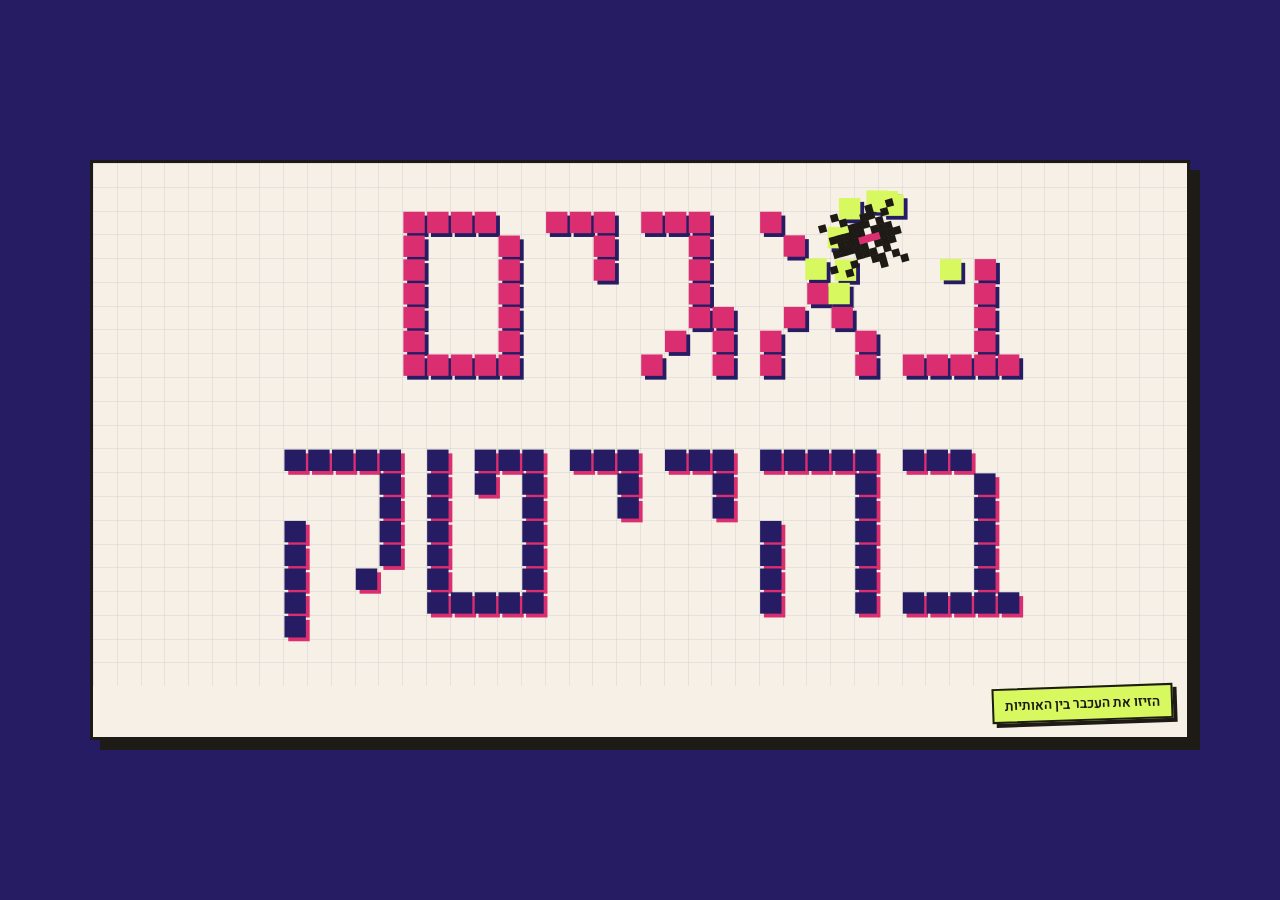
<file: pixel-bugs/index.html>
<!DOCTYPE html>
<html lang="he" dir="rtl">
<head>
  <meta charset="UTF-8">
  <meta name="viewport" content="width=device-width, initial-scale=1">
  <title>באגים בהייטק — פיקסלים</title>
  <meta name="robots" content="noindex">
  <link rel="icon" href="/assets/favicon.svg" type="image/svg+xml">
  <link rel="preconnect" href="https://fonts.googleapis.com">
  <link rel="preconnect" href="https://fonts.gstatic.com" crossorigin>
  <link href="https://fonts.googleapis.com/css2?family=Heebo:wght@400;600;700&display=swap" rel="stylesheet">
  <style>
    :root {
      --paper: #f6f0e6;
      --ink: #1e1a16;
      --indigo: #261c63;
      --pink: #da2e70;
      --lime: #d7f85f;
      --rose: #e4a2c8;
    }
    * { box-sizing: border-box; }
    html, body { margin: 0; }
    body {
      font-family: 'Heebo', system-ui, -apple-system, 'Segoe UI', Arial, sans-serif;
      background: var(--indigo);
      color: var(--paper);
      min-height: 100vh;
      display: grid;
      place-items: center;
      padding: 16px;
    }
    .stage {
      position: relative;
      width: min(1100px, 100%);
      background: var(--paper);
      border: 3px solid var(--ink);
      box-shadow: 10px 10px 0 var(--ink);
    }
    canvas { display: block; width: 100%; touch-action: pan-y; cursor: crosshair; }
    .hint {
      display: inline-block;
      margin: 0 14px 16px;
      padding: .35rem .7rem;
      background: var(--lime);
      color: var(--ink);
      border: 2px solid var(--ink);
      box-shadow: 4px 4px 0 var(--ink);
      font-size: .85rem;
      font-weight: 600;
      transform: rotate(-2deg);
      pointer-events: none;
    }
    .touch { display: none; }
    @media (hover: none) { .touch { display: inline; } .mouse { display: none; } }
    .visually-hidden {
      position: absolute; width: 1px; height: 1px; overflow: hidden;
      clip: rect(0 0 0 0); white-space: nowrap;
    }
    @media (max-width: 600px) {
      .hint { font-size: .8rem; margin: 0 10px 12px; }
      .stage { box-shadow: 6px 6px 0 var(--ink); }
    }
  </style>
</head>
<body>
  <main class="stage">
    <h1 class="visually-hidden">באגים בהייטק</h1>
    <canvas data-pixel-bugs role="img" aria-label="הכיתוב ״באגים בהייטק״ בפיקסלים, וחרק קטן שעובר בין האותיות ומפרק אותן"></canvas>
    <p class="hint" aria-hidden="true"><span class="mouse">הזיזו את העכבר בין האותיות</span><span class="touch">העבירו אצבע בין האותיות</span></p>
  </main>

  <script src="/pixel-bugs/pixel-bugs.js"></script>
</body>
</html>
</file>
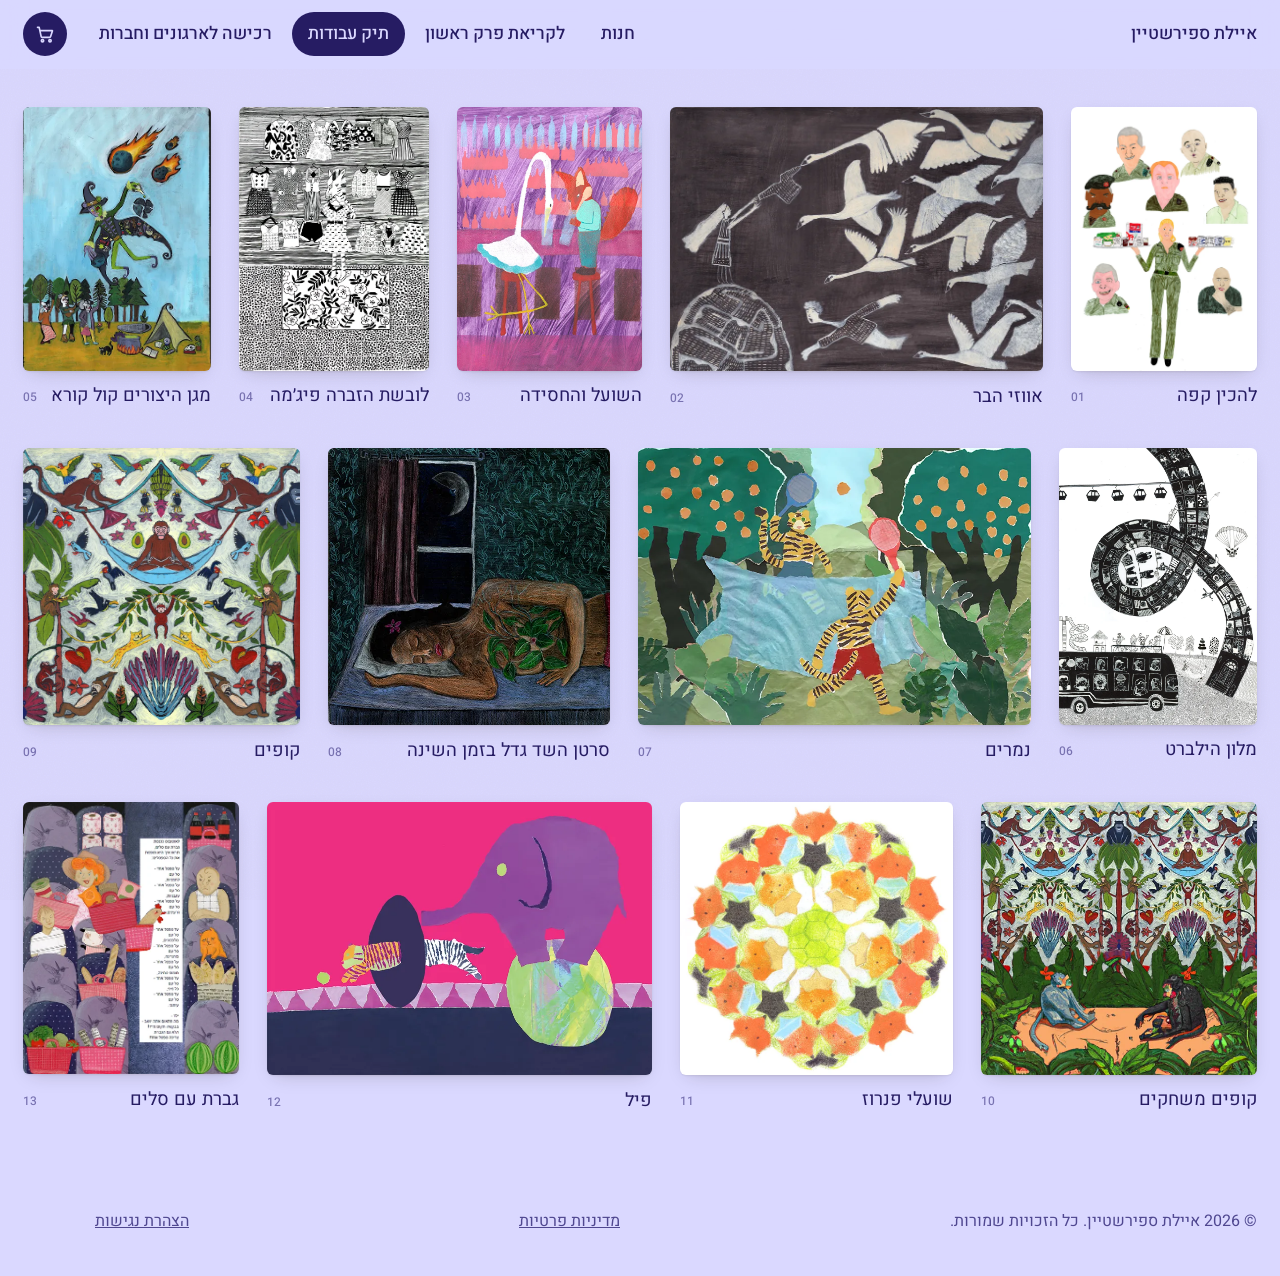
<file: portfolio/index.html>
<!DOCTYPE html>
<html lang="he" dir="rtl">
<head>
  <!-- Google tag (gtag.js) -->
  <script async src="https://www.googletagmanager.com/gtag/js?id=G-055VC0G6WN"></script>
  <script>
    window.dataLayer = window.dataLayer || [];
    function gtag(){dataLayer.push(arguments);}
    gtag('js', new Date());

    gtag('config', 'G-055VC0G6WN');
  </script>
  <meta charset="UTF-8">
  <meta name="viewport" content="width=device-width, initial-scale=1">
  <title>תיק עבודות — איורים וציורים | איילת ספירשטיין</title>
  <meta name="description" content="תיק העבודות של איילת ספירשטיין, אלגוריתמאית ומאיירת ויוצרת הקומיקס ״באגים בהייטק״: מבחר איורים וציורים מהשנים האחרונות.">
  <meta name="author" content="איילת ספירשטיין">
  <meta name="theme-color" content="#dad8ff">
  <link rel="canonical" href="https://ayeletsapirshtein.com/portfolio/">

  <meta property="og:type" content="website">
  <meta property="og:locale" content="he_IL">
  <meta property="og:site_name" content="איילת ספירשטיין">
  <meta property="og:url" content="https://ayeletsapirshtein.com/portfolio/">
  <meta property="og:title" content="איילת ספירשטיין — פורטפוליו איורים">
  <meta property="og:description" content="אלגוריתמאית ומאיירת. מבחר איורים וציורים מהשנים האחרונות.">
  <meta property="og:image" content="https://ayeletsapirshtein.com/assets/og.jpg">
  <meta property="og:image:width" content="1200">
  <meta property="og:image:height" content="630">
  <meta property="og:image:alt" content="איורים מתוך תיק העבודות של איילת ספירשטיין">
  <meta name="twitter:card" content="summary_large_image">

  <link rel="icon" href="/assets/favicon.svg" type="image/svg+xml">
  <link rel="icon" href="/assets/favicon.png" type="image/png" sizes="64x64">
  <link rel="apple-touch-icon" href="/assets/apple-touch-icon.png">

  <link rel="preconnect" href="https://fonts.googleapis.com">
  <link rel="preconnect" href="https://fonts.gstatic.com" crossorigin>
  <link href="https://fonts.googleapis.com/css2?family=Heebo:wght@400;500;600;700&display=swap" rel="stylesheet">
  <link rel="stylesheet" href="/styles.css">
  <script>document.documentElement.classList.add('js')</script>
  <script src="/script.js" defer></script>

  <script type="application/ld+json">
{
  "@context": "https://schema.org",
  "@graph": [
    {
      "@type": "Person",
      "@id": "https://ayeletsapirshtein.com/#ayelet",
      "name": "איילת ספירשטיין",
      "alternateName": "Ayelet Sapirshtein",
      "jobTitle": "אלגוריתמאית ומאיירת",
      "url": "https://ayeletsapirshtein.com/",
      "sameAs": [
        "https://www.instagram.com/unmatched_art/"
      ]
    },
    {
      "@type": [
        "CollectionPage",
        "ImageGallery"
      ],
      "@id": "https://ayeletsapirshtein.com/portfolio/#gallery",
      "url": "https://ayeletsapirshtein.com/portfolio/",
      "name": "תיק עבודות — איורים של איילת ספירשטיין",
      "description": "מבחר איורים וציורים של איילת ספירשטיין, אלגוריתמאית ומאיירת, מהשנים האחרונות.",
      "inLanguage": "he",
      "isPartOf": {
        "@id": "https://ayeletsapirshtein.com/#website"
      },
      "author": {
        "@id": "https://ayeletsapirshtein.com/#ayelet"
      },
      "mainEntity": {
        "@type": "ItemList",
        "numberOfItems": 13,
        "itemListElement": [
          {
            "@type": "ListItem",
            "position": 1,
            "item": {
              "@type": "ImageObject",
              "name": "להכין קפה",
              "contentUrl": "https://ayeletsapirshtein.com/images/web/making-coffee.webp",
              "width": 877,
              "height": 1240,
              "creator": {
                "@id": "https://ayeletsapirshtein.com/#ayelet"
              },
              "creditText": "איילת ספירשטיין",
              "copyrightNotice": "© איילת ספירשטיין"
            }
          },
          {
            "@type": "ListItem",
            "position": 2,
            "item": {
              "@type": "ImageObject",
              "name": "אווזי הבר",
              "contentUrl": "https://ayeletsapirshtein.com/images/web/wild-geese.webp",
              "width": 891,
              "height": 630,
              "creator": {
                "@id": "https://ayeletsapirshtein.com/#ayelet"
              },
              "creditText": "איילת ספירשטיין",
              "copyrightNotice": "© איילת ספירשטיין"
            }
          },
          {
            "@type": "ListItem",
            "position": 3,
            "item": {
              "@type": "ImageObject",
              "name": "השועל והחסידה",
              "contentUrl": "https://ayeletsapirshtein.com/images/web/fox-and-stork.webp",
              "width": 592,
              "height": 843,
              "creator": {
                "@id": "https://ayeletsapirshtein.com/#ayelet"
              },
              "creditText": "איילת ספירשטיין",
              "copyrightNotice": "© איילת ספירשטיין"
            }
          },
          {
            "@type": "ListItem",
            "position": 4,
            "item": {
              "@type": "ImageObject",
              "name": "לובשת הזברה פיג׳מה",
              "contentUrl": "https://ayeletsapirshtein.com/images/web/zebra-pajamas.webp",
              "width": 463,
              "height": 641,
              "creator": {
                "@id": "https://ayeletsapirshtein.com/#ayelet"
              },
              "creditText": "איילת ספירשטיין",
              "copyrightNotice": "© איילת ספירשטיין"
            }
          },
          {
            "@type": "ListItem",
            "position": 5,
            "item": {
              "@type": "ImageObject",
              "name": "מגן היצורים קול קורא",
              "contentUrl": "https://ayeletsapirshtein.com/images/web/creature-guardian.webp",
              "width": 425,
              "height": 595,
              "creator": {
                "@id": "https://ayeletsapirshtein.com/#ayelet"
              },
              "creditText": "איילת ספירשטיין",
              "copyrightNotice": "© איילת ספירשטיין"
            }
          },
          {
            "@type": "ListItem",
            "position": 6,
            "item": {
              "@type": "ImageObject",
              "name": "מלון הילברט",
              "contentUrl": "https://ayeletsapirshtein.com/images/web/hilbert-hotel.webp",
              "width": 964,
              "height": 1347,
              "creator": {
                "@id": "https://ayeletsapirshtein.com/#ayelet"
              },
              "creditText": "איילת ספירשטיין",
              "copyrightNotice": "© איילת ספירשטיין"
            }
          },
          {
            "@type": "ListItem",
            "position": 7,
            "item": {
              "@type": "ImageObject",
              "name": "נמרים",
              "contentUrl": "https://ayeletsapirshtein.com/images/web/tigers.webp",
              "width": 695,
              "height": 491,
              "creator": {
                "@id": "https://ayeletsapirshtein.com/#ayelet"
              },
              "creditText": "איילת ספירשטיין",
              "copyrightNotice": "© איילת ספירשטיין"
            }
          },
          {
            "@type": "ListItem",
            "position": 8,
            "item": {
              "@type": "ImageObject",
              "name": "סרטן השד גדל בזמן השינה",
              "contentUrl": "https://ayeletsapirshtein.com/images/web/growing-while-sleeping.webp",
              "width": 494,
              "height": 485,
              "creator": {
                "@id": "https://ayeletsapirshtein.com/#ayelet"
              },
              "creditText": "איילת ספירשטיין",
              "copyrightNotice": "© איילת ספירשטיין"
            }
          },
          {
            "@type": "ListItem",
            "position": 9,
            "item": {
              "@type": "ImageObject",
              "name": "קופים",
              "contentUrl": "https://ayeletsapirshtein.com/images/web/monkeys.webp",
              "width": 1800,
              "height": 1800,
              "creator": {
                "@id": "https://ayeletsapirshtein.com/#ayelet"
              },
              "creditText": "איילת ספירשטיין",
              "copyrightNotice": "© איילת ספירשטיין"
            }
          },
          {
            "@type": "ListItem",
            "position": 10,
            "item": {
              "@type": "ImageObject",
              "name": "קופים משחקים",
              "contentUrl": "https://ayeletsapirshtein.com/images/web/monkeys-playing.webp",
              "width": 475,
              "height": 469,
              "creator": {
                "@id": "https://ayeletsapirshtein.com/#ayelet"
              },
              "creditText": "איילת ספירשטיין",
              "copyrightNotice": "© איילת ספירשטיין"
            }
          },
          {
            "@type": "ListItem",
            "position": 11,
            "item": {
              "@type": "ImageObject",
              "name": "שועלי פנרוז",
              "contentUrl": "https://ayeletsapirshtein.com/images/web/penrose-foxes.webp",
              "width": 620,
              "height": 620,
              "creator": {
                "@id": "https://ayeletsapirshtein.com/#ayelet"
              },
              "creditText": "איילת ספירשטיין",
              "copyrightNotice": "© איילת ספירשטיין"
            }
          },
          {
            "@type": "ListItem",
            "position": 12,
            "item": {
              "@type": "ImageObject",
              "name": "פיל",
              "contentUrl": "https://ayeletsapirshtein.com/images/web/elephant.webp",
              "width": 1240,
              "height": 877,
              "creator": {
                "@id": "https://ayeletsapirshtein.com/#ayelet"
              },
              "creditText": "איילת ספירשטיין",
              "copyrightNotice": "© איילת ספירשטיין"
            }
          },
          {
            "@type": "ListItem",
            "position": 13,
            "item": {
              "@type": "ImageObject",
              "name": "גברת עם סלים",
              "contentUrl": "https://ayeletsapirshtein.com/images/web/lady-with-baskets.webp",
              "width": 460,
              "height": 581,
              "creator": {
                "@id": "https://ayeletsapirshtein.com/#ayelet"
              },
              "creditText": "איילת ספירשטיין",
              "copyrightNotice": "© איילת ספירשטיין"
            }
          }
        ]
      }
    }
  ]
}
  </script>

  <!-- Meta Pixel -->
  <script>
    !function(f,b,e,v,n,t,s){if(f.fbq)return;n=f.fbq=function(){n.callMethod?
    n.callMethod.apply(n,arguments):n.queue.push(arguments)};if(!f._fbq)f._fbq=n;
    n.push=n;n.loaded=!0;n.version='2.0';n.queue=[];t=b.createElement(e);t.async=!0;
    t.src=v;s=b.getElementsByTagName(e)[0];s.parentNode.insertBefore(t,s)}(window,
    document,'script','https://connect.facebook.net/en_US/fbevents.js');
    fbq('init', '941375025467992');
    fbq('track', 'PageView');
  </script>
</head>
<body class="page-light">
  <noscript><img height="1" width="1" style="display:none" alt="" src="https://www.facebook.com/tr?id=941375025467992&amp;ev=PageView&amp;noscript=1"></noscript>
  <a class="skip-link" href="#works">דילוג לעבודות</a>

  <header class="site-header">
    <div class="container header-inner">
      <a class="brand" href="/">איילת ספירשטיין</a>
      <nav class="nav" aria-label="ניווט ראשי">
        <a href="/">חנות</a>
        <a href="/zarot-chapter-1/" class="nav-chapter"><span class="nav-long">לקריאת </span>פרק ראשון</a>
        <a href="#works" aria-current="page">תיק עבודות</a>
        <a href="/organizations/" class="nav-org">רכישה לארגונים<span class="nav-long"> וחברות</span></a>
        <a class="cart-btn" href="/#cart" aria-label="עגלת קניות">
          <svg viewBox="0 0 24 24" aria-hidden="true"><path d="M3 4h2l2.4 11.2a1 1 0 0 0 1 .8h9.2a1 1 0 0 0 1-.8L21 8H6.2"/><circle cx="9" cy="20" r="1.4"/><circle cx="18" cy="20" r="1.4"/></svg>
          <span class="cart-count" hidden>0</span>
        </a>
      </nav>
    </div>
  </header>

  <main id="top">
    <section id="works" class="section works">
      <div class="container">
        <h1 class="visually-hidden">תיק עבודות: איורים וציורים של איילת ספירשטיין</h1>
        <div class="gallery">
          <figure class="work" style="--r:0.707">
            <a href="/images/web/making-coffee.webp" data-title="להכין קפה">
              <img src="/images/web/making-coffee-sm.webp" srcset="/images/web/making-coffee-sm.webp 760w, /images/web/making-coffee.webp 877w"
                   sizes="(max-width: 700px) 92vw, 40vw" width="877" height="1240" loading="lazy" decoding="async" alt="להכין קפה">
            </a>
            <figcaption>להכין קפה</figcaption>
          </figure>
          <figure class="work" style="--r:1.414">
            <a href="/images/web/wild-geese.webp" data-title="אווזי הבר">
              <img src="/images/web/wild-geese-sm.webp" srcset="/images/web/wild-geese-sm.webp 760w, /images/web/wild-geese.webp 891w"
                   sizes="(max-width: 700px) 92vw, 40vw" width="891" height="630" loading="lazy" decoding="async" alt="אווזי הבר">
            </a>
            <figcaption>אווזי הבר</figcaption>
          </figure>
          <figure class="work" style="--r:0.702">
            <a href="/images/web/fox-and-stork.webp" data-title="השועל והחסידה">
              <img src="/images/web/fox-and-stork-sm.webp" srcset="/images/web/fox-and-stork-sm.webp 592w, /images/web/fox-and-stork.webp 592w"
                   sizes="(max-width: 700px) 92vw, 40vw" width="592" height="843" loading="lazy" decoding="async" alt="השועל והחסידה">
            </a>
            <figcaption>השועל והחסידה</figcaption>
          </figure>
          <figure class="work" style="--r:0.722">
            <a href="/images/web/zebra-pajamas.webp" data-title="לובשת הזברה פיג׳מה">
              <img src="/images/web/zebra-pajamas-sm.webp" srcset="/images/web/zebra-pajamas-sm.webp 463w, /images/web/zebra-pajamas.webp 463w"
                   sizes="(max-width: 700px) 92vw, 40vw" width="463" height="641" loading="lazy" decoding="async" alt="לובשת הזברה פיג׳מה">
            </a>
            <figcaption>לובשת הזברה פיג׳מה</figcaption>
          </figure>
          <figure class="work" style="--r:0.714">
            <a href="/images/web/creature-guardian.webp" data-title="מגן היצורים קול קורא">
              <img src="/images/web/creature-guardian-sm.webp" srcset="/images/web/creature-guardian-sm.webp 425w, /images/web/creature-guardian.webp 425w"
                   sizes="(max-width: 700px) 92vw, 40vw" width="425" height="595" loading="lazy" decoding="async" alt="מגן היצורים קול קורא">
            </a>
            <figcaption>מגן היצורים קול קורא</figcaption>
          </figure>
          <figure class="work" style="--r:0.716">
            <a href="/images/web/hilbert-hotel.webp" data-title="מלון הילברט">
              <img src="/images/web/hilbert-hotel-sm.webp" srcset="/images/web/hilbert-hotel-sm.webp 760w, /images/web/hilbert-hotel.webp 964w"
                   sizes="(max-width: 700px) 92vw, 40vw" width="964" height="1347" loading="lazy" decoding="async" alt="מלון הילברט">
            </a>
            <figcaption>מלון הילברט</figcaption>
          </figure>
          <figure class="work" style="--r:1.415">
            <a href="/images/web/tigers.webp" data-title="נמרים">
              <img src="/images/web/tigers-sm.webp" srcset="/images/web/tigers-sm.webp 695w, /images/web/tigers.webp 695w"
                   sizes="(max-width: 700px) 92vw, 40vw" width="695" height="491" loading="lazy" decoding="async" alt="נמרים">
            </a>
            <figcaption>נמרים</figcaption>
          </figure>
          <figure class="work" style="--r:1.019">
            <a href="/images/web/growing-while-sleeping.webp" data-title="סרטן השד גדל בזמן השינה">
              <img src="/images/web/growing-while-sleeping-sm.webp" srcset="/images/web/growing-while-sleeping-sm.webp 494w, /images/web/growing-while-sleeping.webp 494w"
                   sizes="(max-width: 700px) 92vw, 40vw" width="494" height="485" loading="lazy" decoding="async" alt="סרטן השד גדל בזמן השינה">
            </a>
            <figcaption>סרטן השד גדל בזמן השינה</figcaption>
          </figure>
          <figure class="work" style="--r:1.000">
            <a href="/images/web/monkeys.webp" data-title="קופים">
              <img src="/images/web/monkeys-sm.webp" srcset="/images/web/monkeys-sm.webp 760w, /images/web/monkeys.webp 1800w"
                   sizes="(max-width: 700px) 92vw, 40vw" width="1800" height="1800" loading="lazy" decoding="async" alt="קופים">
            </a>
            <figcaption>קופים</figcaption>
          </figure>
          <figure class="work" style="--r:1.013">
            <a href="/images/web/monkeys-playing.webp" data-title="קופים משחקים">
              <img src="/images/web/monkeys-playing-sm.webp" srcset="/images/web/monkeys-playing-sm.webp 475w, /images/web/monkeys-playing.webp 475w"
                   sizes="(max-width: 700px) 92vw, 40vw" width="475" height="469" loading="lazy" decoding="async" alt="קופים משחקים">
            </a>
            <figcaption>קופים משחקים</figcaption>
          </figure>
          <figure class="work" style="--r:1.000">
            <a href="/images/web/penrose-foxes.webp" data-title="שועלי פנרוז">
              <img src="/images/web/penrose-foxes-sm.webp" srcset="/images/web/penrose-foxes-sm.webp 620w, /images/web/penrose-foxes.webp 620w"
                   sizes="(max-width: 700px) 92vw, 40vw" width="620" height="620" loading="lazy" decoding="async" alt="שועלי פנרוז">
            </a>
            <figcaption>שועלי פנרוז</figcaption>
          </figure>
          <figure class="work" style="--r:1.414">
            <a href="/images/web/elephant.webp" data-title="פיל">
              <img src="/images/web/elephant-sm.webp" srcset="/images/web/elephant-sm.webp 760w, /images/web/elephant.webp 1240w"
                   sizes="(max-width: 700px) 92vw, 40vw" width="1240" height="877" loading="lazy" decoding="async" alt="פיל">
            </a>
            <figcaption>פיל</figcaption>
          </figure>
          <figure class="work" style="--r:0.792">
            <a href="/images/web/lady-with-baskets.webp" data-title="גברת עם סלים">
              <img src="/images/web/lady-with-baskets-sm.webp" srcset="/images/web/lady-with-baskets-sm.webp 460w, /images/web/lady-with-baskets.webp 460w"
                   sizes="(max-width: 700px) 92vw, 40vw" width="460" height="581" loading="lazy" decoding="async" alt="גברת עם סלים">
            </a>
            <figcaption>גברת עם סלים</figcaption>
          </figure>
        </div>
      </div>
    </section>
  </main>

  <footer class="site-footer">
    <div class="container footer-inner">
      <a class="footer-org" href="/organizations/">רכישה לארגונים וחברות</a>
      <span>© <span id="year">2026</span> איילת ספירשטיין. כל הזכויות שמורות.</span>
      <a href="/privacy/">מדיניות פרטיות</a>
      <a href="/accessibility/">הצהרת נגישות</a>
    </div>
  </footer>

  <dialog id="lightbox" class="lightbox" aria-label="תצוגת עבודה">
    <button class="lb-btn lb-close" type="button" aria-label="סגירה">
      <svg viewBox="0 0 24 24" aria-hidden="true"><path d="M6 6l12 12M18 6 6 18"/></svg>
    </button>
    <button class="lb-btn lb-nav lb-prev" type="button" aria-label="העבודה הקודמת">
      <svg viewBox="0 0 24 24" aria-hidden="true"><path d="m9 6 6 6-6 6"/></svg>
    </button>
    <figure class="lb-stage">
      <img id="lb-img" alt="">
      <figcaption><span id="lb-title"></span><span id="lb-count" dir="ltr"></span></figcaption>
    </figure>
    <button class="lb-btn lb-nav lb-next" type="button" aria-label="העבודה הבאה">
      <svg viewBox="0 0 24 24" aria-hidden="true"><path d="m15 6-6 6 6 6"/></svg>
    </button>
  </dialog>
  <script src="/shop/cart-badge.js"></script>
</body>
</html>
</file>
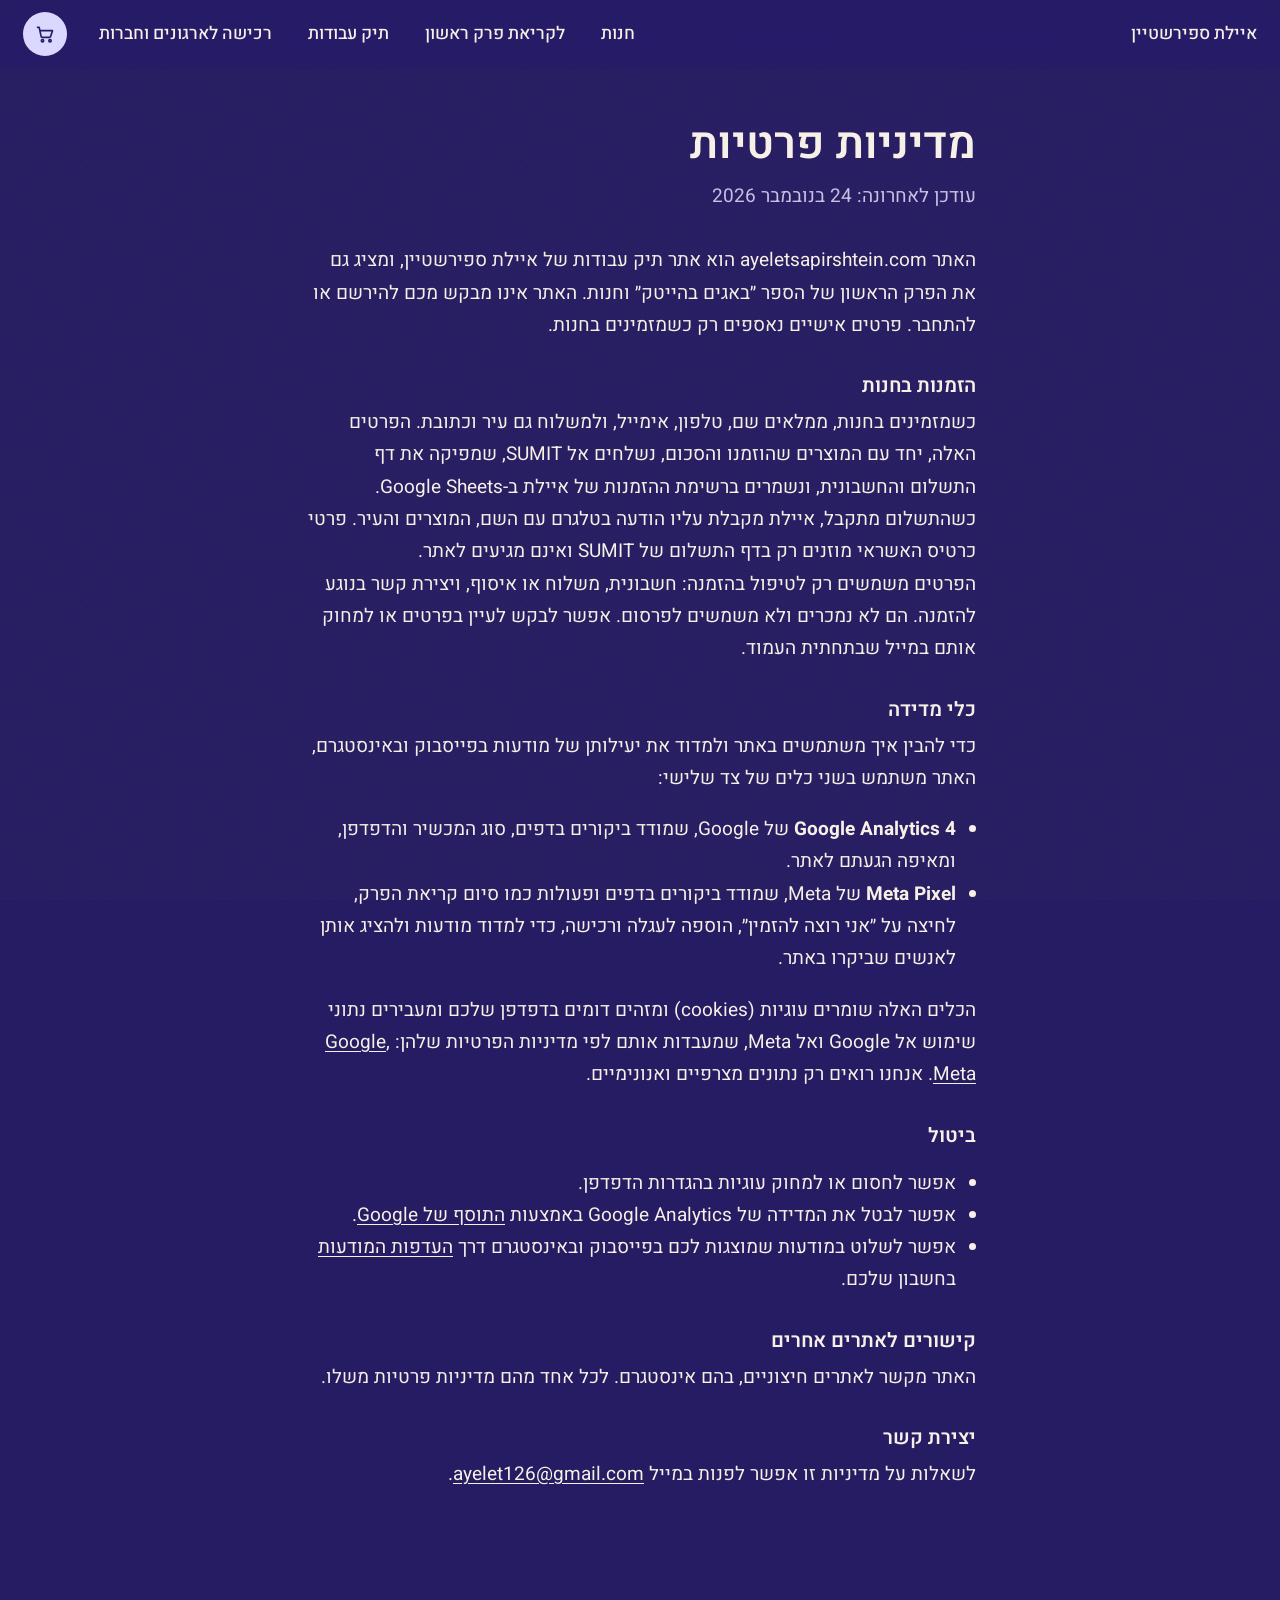
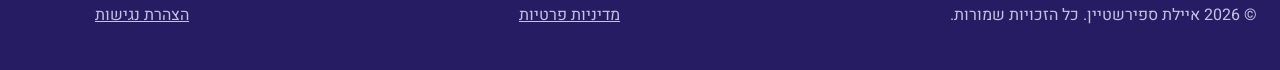
<file: privacy/index.html>
<!DOCTYPE html>
<html lang="he" dir="rtl">
<head>
  <!-- Google tag (gtag.js) -->
  <script async src="https://www.googletagmanager.com/gtag/js?id=G-055VC0G6WN"></script>
  <script>
    window.dataLayer = window.dataLayer || [];
    function gtag(){dataLayer.push(arguments);}
    gtag('js', new Date());
    gtag('config', 'G-055VC0G6WN');
  </script>
  <meta charset="UTF-8">
  <meta name="viewport" content="width=device-width, initial-scale=1">
  <title>מדיניות פרטיות — איילת ספירשטיין</title>
  <meta name="description" content="מדיניות הפרטיות של האתר ayeletsapirshtein.com: אילו כלי מדידה פועלים באתר, מה הם אוספים ואיך אפשר לבטל אותם.">
  <meta name="robots" content="noindex">
  <meta name="theme-color" content="#261c63">
  <link rel="canonical" href="https://ayeletsapirshtein.com/privacy/">
  <link rel="icon" href="../assets/favicon.svg" type="image/svg+xml">
  <link rel="icon" href="../assets/favicon.png" type="image/png" sizes="64x64">
  <link rel="preconnect" href="https://fonts.googleapis.com">
  <link rel="preconnect" href="https://fonts.gstatic.com" crossorigin>
  <link href="https://fonts.googleapis.com/css2?family=Heebo:wght@400;500;600;700&display=swap" rel="stylesheet">
  <link rel="stylesheet" href="../styles.css">
  <style>
    .prose { max-width: 42rem; padding-block: 3rem 5rem; }
    .prose h1 { font-family: var(--font-display); font-size: clamp(2rem, 4vw, 2.75rem); margin-bottom: .5rem; }
    .prose .updated { color: var(--text-soft); margin-bottom: 2rem; }
    .prose h2 { font-size: 1.25rem; margin: 2rem 0 .5rem; }
    .prose p, .prose li { line-height: 1.7; }
    .prose ul { padding-inline-start: 1.25rem; }
    .prose a { color: inherit; text-decoration: underline; text-underline-offset: .15em; }
  </style>
</head>
<body>
  <a class="skip-link" href="#top">דילוג לתוכן</a>
  <header class="site-header">
    <div class="container header-inner">
      <a class="brand" href="/">איילת ספירשטיין</a>
      <nav class="nav" aria-label="ניווט ראשי">
        <a href="/">חנות</a>
        <a href="/zarot-chapter-1/" class="nav-chapter"><span class="nav-long">לקריאת </span>פרק ראשון</a>
        <a href="/portfolio/#works">תיק עבודות</a>
        <a href="/organizations/" class="nav-org">רכישה לארגונים<span class="nav-long"> וחברות</span></a>
        <a class="cart-btn" href="/#cart" aria-label="עגלת קניות">
          <svg viewBox="0 0 24 24" aria-hidden="true"><path d="M3 4h2l2.4 11.2a1 1 0 0 0 1 .8h9.2a1 1 0 0 0 1-.8L21 8H6.2"/><circle cx="9" cy="20" r="1.4"/><circle cx="18" cy="20" r="1.4"/></svg>
          <span class="cart-count" hidden>0</span>
        </a>
      </nav>
    </div>
  </header>

  <main id="top">
    <article class="container prose">
      <h1>מדיניות פרטיות</h1>
      <p class="updated">עודכן לאחרונה: 24 בנובמבר 2026</p>

      <p>האתר ayeletsapirshtein.com הוא אתר תיק עבודות של איילת ספירשטיין, ומציג גם את הפרק הראשון של הספר ״באגים בהייטק״ וחנות. האתר אינו מבקש מכם להירשם או להתחבר. פרטים אישיים נאספים רק כשמזמינים בחנות.</p>

      <h2>הזמנות בחנות</h2>
      <p>כשמזמינים בחנות, ממלאים שם, טלפון, אימייל, ולמשלוח גם עיר וכתובת. הפרטים האלה, יחד עם המוצרים שהוזמנו והסכום, נשלחים אל SUMIT, שמפיקה את דף התשלום והחשבונית, ונשמרים ברשימת ההזמנות של איילת ב-Google Sheets. כשהתשלום מתקבל, איילת מקבלת עליו הודעה בטלגרם עם השם, המוצרים והעיר. פרטי כרטיס האשראי מוזנים רק בדף התשלום של SUMIT ואינם מגיעים לאתר.</p>
      <p>הפרטים משמשים רק לטיפול בהזמנה: חשבונית, משלוח או איסוף, ויצירת קשר בנוגע להזמנה. הם לא נמכרים ולא משמשים לפרסום. אפשר לבקש לעיין בפרטים או למחוק אותם במייל שבתחתית העמוד.</p>

      <h2>כלי מדידה</h2>
      <p>כדי להבין איך משתמשים באתר ולמדוד את יעילותן של מודעות בפייסבוק ובאינסטגרם, האתר משתמש בשני כלים של צד שלישי:</p>
      <ul>
        <li><strong>Google Analytics 4</strong> של Google, שמודד ביקורים בדפים, סוג המכשיר והדפדפן, ומאיפה הגעתם לאתר.</li>
        <li><strong>Meta Pixel</strong> של Meta, שמודד ביקורים בדפים ופעולות כמו סיום קריאת הפרק, לחיצה על ״אני רוצה להזמין״, הוספה לעגלה ורכישה, כדי למדוד מודעות ולהציג אותן לאנשים שביקרו באתר.</li>
      </ul>
      <p>הכלים האלה שומרים עוגיות (cookies) ומזהים דומים בדפדפן שלכם ומעבירים נתוני שימוש אל Google ואל Meta, שמעבדות אותם לפי מדיניות הפרטיות שלהן: <a href="https://policies.google.com/privacy" rel="noopener" target="_blank">Google</a>, <a href="https://www.facebook.com/privacy/policy" rel="noopener" target="_blank">Meta</a>. אנחנו רואים רק נתונים מצרפיים ואנונימיים.</p>

      <h2>ביטול</h2>
      <ul>
        <li>אפשר לחסום או למחוק עוגיות בהגדרות הדפדפן.</li>
        <li>אפשר לבטל את המדידה של Google Analytics באמצעות <a href="https://tools.google.com/dlpage/gaoptout" rel="noopener" target="_blank">התוסף של Google</a>.</li>
        <li>אפשר לשלוט במודעות שמוצגות לכם בפייסבוק ובאינסטגרם דרך <a href="https://www.facebook.com/adpreferences" rel="noopener" target="_blank">העדפות המודעות</a> בחשבון שלכם.</li>
      </ul>

      <h2>קישורים לאתרים אחרים</h2>
      <p>האתר מקשר לאתרים חיצוניים, בהם אינסטגרם. לכל אחד מהם מדיניות פרטיות משלו.</p>

      <h2>יצירת קשר</h2>
      <p>לשאלות על מדיניות זו אפשר לפנות במייל <a href="mailto:ayelet126@gmail.com"><bdi dir="ltr">ayelet126@gmail.com</bdi></a>.</p>
    </article>
  </main>

  <footer class="site-footer">
    <div class="container footer-inner">
      <a class="footer-org" href="/organizations/">רכישה לארגונים וחברות</a>
      <span>© <span id="year">2026</span> איילת ספירשטיין. כל הזכויות שמורות.</span>
      <a href="/privacy/" aria-current="page">מדיניות פרטיות</a>
      <a href="/accessibility/">הצהרת נגישות</a>
    </div>
  </footer>
  <script src="/shop/cart-badge.js"></script>
</body>
</html>
</file>
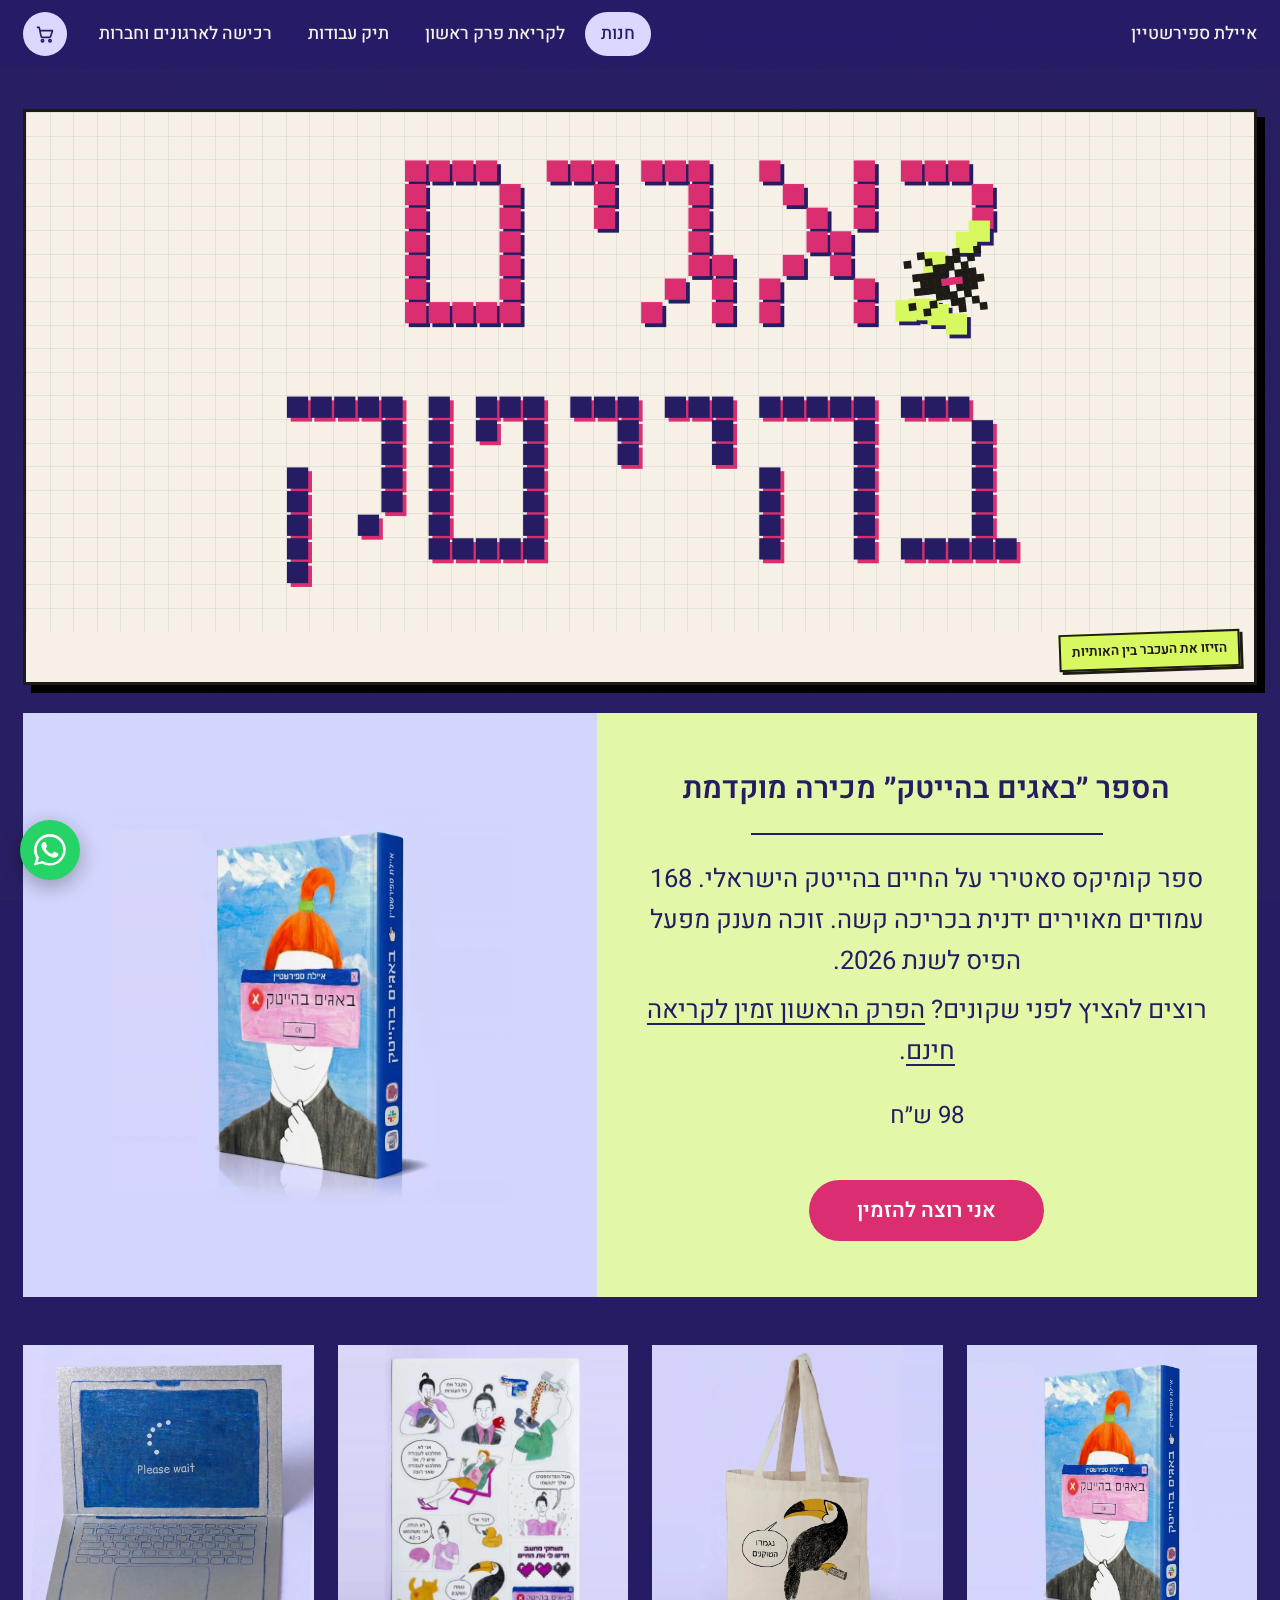
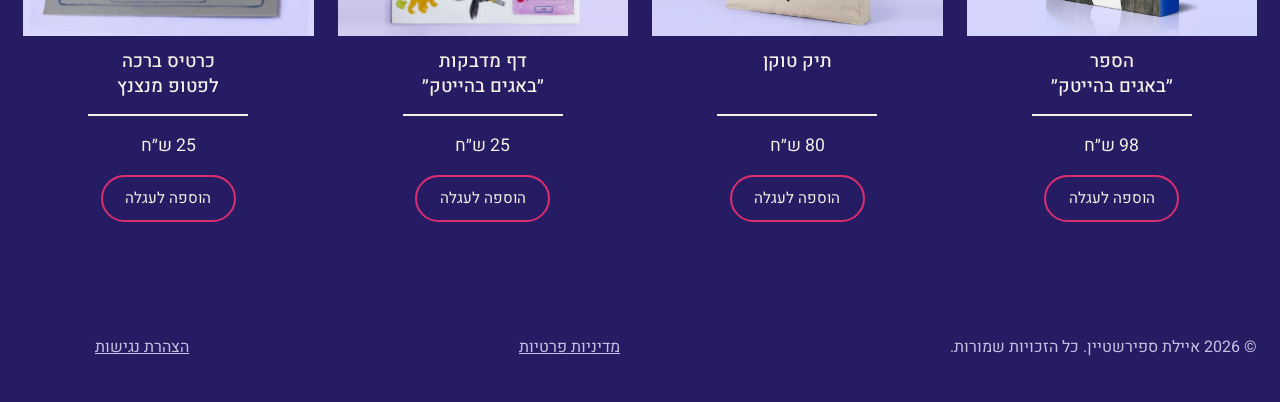
<file: shop/index.html>
<!DOCTYPE html>
<html lang="he" dir="rtl">
<head>
  <meta charset="UTF-8">
  <title>איילת ספירשטיין — חנות</title>
  <link rel="canonical" href="https://ayeletsapirshtein.com/">
  <meta name="robots" content="noindex">
  <script>location.replace('/' + location.search + location.hash);</script>
  <meta http-equiv="refresh" content="0; url=/">
</head>
<body>
  <p>החנות עברה לעמוד הראשי: <a href="/">ayeletsapirshtein.com</a></p>
</body>
</html>
</file>
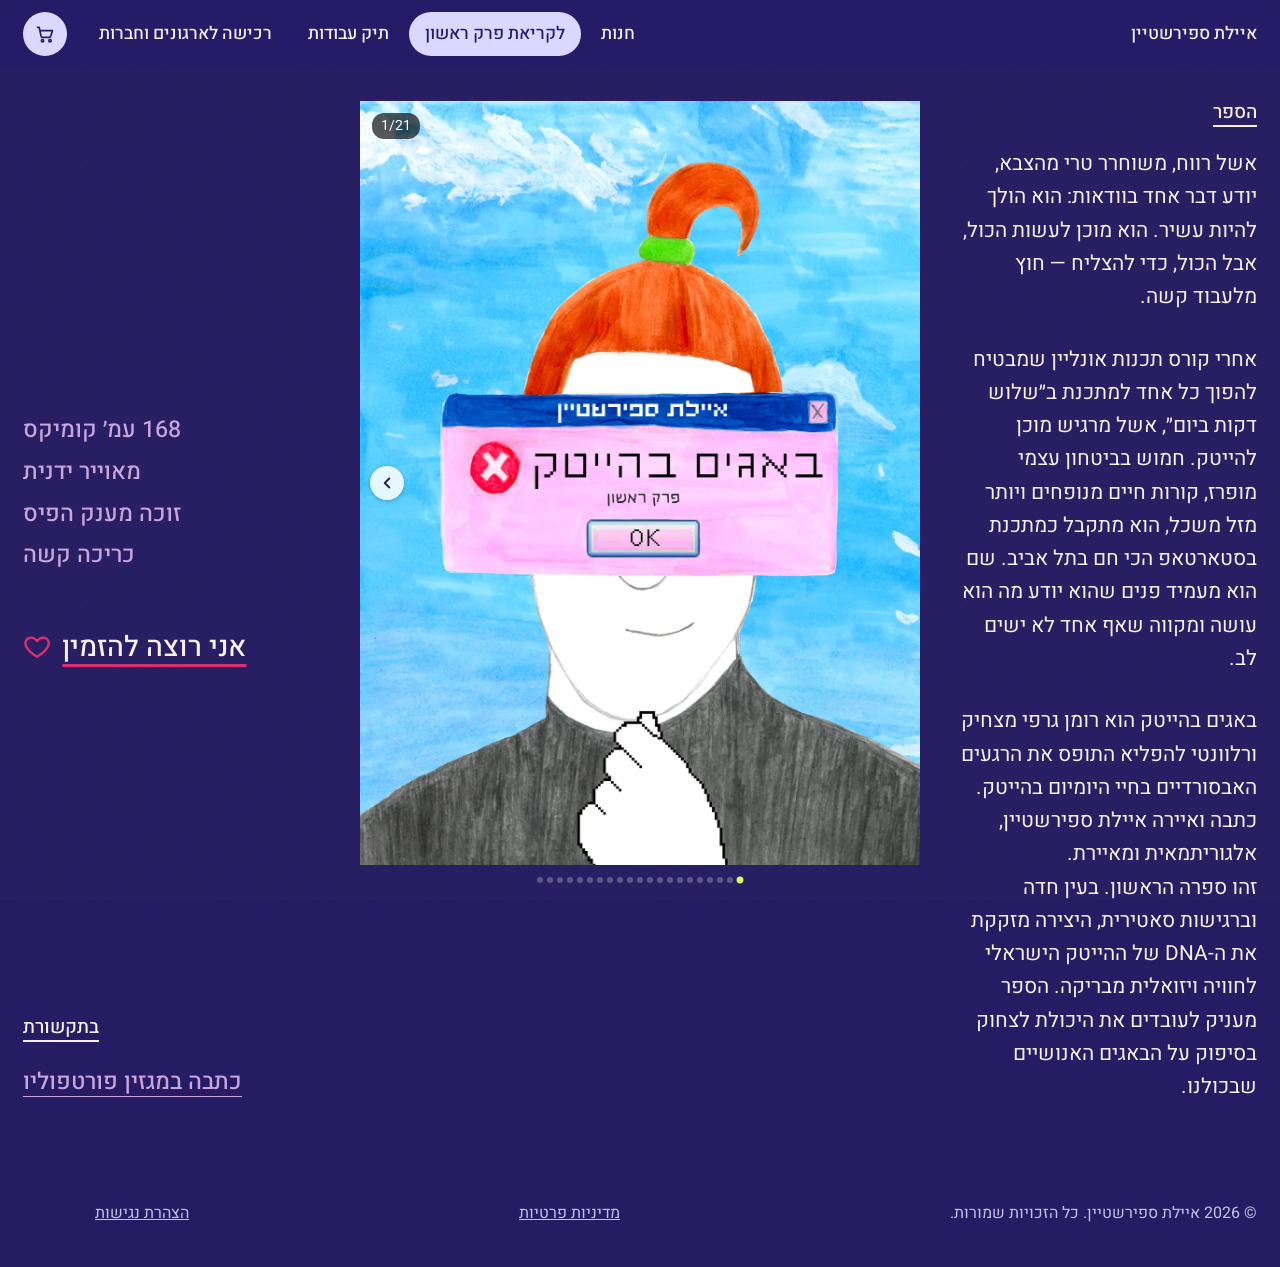
<file: zarot-chapter-1/index.html>
<!doctype html>
<html lang="he" dir="rtl">
<head>
  <!-- Google tag (gtag.js) -->
  <script async src="https://www.googletagmanager.com/gtag/js?id=G-055VC0G6WN"></script>
  <script>
    window.dataLayer = window.dataLayer || [];
    function gtag(){dataLayer.push(arguments);}
    gtag('js', new Date());

    gtag('config', 'G-055VC0G6WN');
  </script>
  <meta charset="utf-8">
  <meta name="viewport" content="width=device-width, initial-scale=1, viewport-fit=cover">
  <title>באגים בהייטק – פרק ראשון | איילת ספירשטיין</title>
  <meta name="description" content="קראו חינם את הפרק הראשון של ״באגים בהייטק״, ספר קומיקס על החיים בהייטק הישראלי מאת איילת ספירשטיין. אשל משתחרר אחרי שלוש שנים בצבא ומתחיל את החיים האמיתיים.">
  <meta name="author" content="איילת ספירשטיין">
  <link rel="icon" href="/assets/favicon.svg" type="image/svg+xml">
  <link rel="icon" href="/assets/favicon.png" type="image/png" sizes="64x64">
  <link rel="apple-touch-icon" href="/assets/apple-touch-icon.png">
  <link rel="preconnect" href="https://fonts.googleapis.com">
  <link rel="preconnect" href="https://fonts.gstatic.com" crossorigin>
  <link href="https://fonts.googleapis.com/css2?family=Heebo:wght@400;500;600;700&display=swap" rel="stylesheet">
  <link rel="stylesheet" href="/styles.css">
  <meta name="theme-color" content="#261c63">

  <link rel="canonical" href="https://ayeletsapirshtein.com/zarot-chapter-1/">

  <meta property="og:type" content="website">
  <meta property="og:locale" content="he_IL">
  <meta property="og:site_name" content="איילת ספירשטיין">
  <meta property="og:url" content="https://ayeletsapirshtein.com/zarot-chapter-1/">
  <meta property="og:title" content="באגים בהייטק – פרק ראשון">
  <meta property="og:description" content="קומיקס מאת איילת ספירשטיין. קראו את הפרק הראשון חינם.">
  <meta property="og:image" content="https://ayeletsapirshtein.com/zarot-chapter-1/og.jpg">
  <meta property="og:image:width" content="1200">
  <meta property="og:image:height" content="630">
  <meta property="og:image:alt" content="כריכת הפרק הראשון של הקומיקס ״באגים בהייטק״">
  <meta name="twitter:card" content="summary_large_image">

  <script type="application/ld+json">
{
  "@context": "https://schema.org",
  "@graph": [
    {
      "@type": "Chapter",
      "@id": "https://ayeletsapirshtein.com/zarot-chapter-1/#chapter",
      "name": "באגים בהייטק – פרק ראשון",
      "description": "הפרק הראשון של ספר הקומיקס ״באגים בהייטק״: אשל משתחרר אחרי שלוש שנים בצבא ומתחיל את החיים האמיתיים.",
      "url": "https://ayeletsapirshtein.com/zarot-chapter-1/",
      "position": 1,
      "inLanguage": "he",
      "isAccessibleForFree": true,
      "genre": [
        "קומיקס",
        "הומור"
      ],
      "image": "https://ayeletsapirshtein.com/zarot-chapter-1/og.jpg",
      "author": {
        "@id": "https://ayeletsapirshtein.com/#ayelet"
      },
      "illustrator": {
        "@id": "https://ayeletsapirshtein.com/#ayelet"
      },
      "isPartOf": {
        "@type": "Book",
        "@id": "https://ayeletsapirshtein.com/#book",
        "name": "באגים בהייטק",
        "url": "https://ayeletsapirshtein.com/",
        "bookFormat": "https://schema.org/GraphicNovel",
        "author": {
          "@id": "https://ayeletsapirshtein.com/#ayelet"
        }
      }
    },
    {
      "@type": "Person",
      "@id": "https://ayeletsapirshtein.com/#ayelet",
      "name": "איילת ספירשטיין",
      "alternateName": "Ayelet Sapirshtein",
      "jobTitle": "אלגוריתמאית ומאיירת",
      "url": "https://ayeletsapirshtein.com/",
      "sameAs": [
        "https://www.instagram.com/unmatched_art/"
      ]
    }
  ]
}
  </script>

  <!-- Meta Pixel (941375025467992, see CLAUDE.md) -->
  <script>
    !function(f,b,e,v,n,t,s){if(f.fbq)return;n=f.fbq=function(){n.callMethod?
    n.callMethod.apply(n,arguments):n.queue.push(arguments)};if(!f._fbq)f._fbq=n;
    n.push=n;n.loaded=!0;n.version='2.0';n.queue=[];t=b.createElement(e);t.async=!0;
    t.src=v;s=b.getElementsByTagName(e)[0];s.parentNode.insertBefore(t,s)}(window,
    document,'script','https://connect.facebook.net/en_US/fbevents.js');
    fbq('init', '941375025467992');
    fbq('track', 'PageView');
    fbq('track', 'ViewContent', { content_name: 'zarot-chapter-1' });
  </script>

  <link rel="preload" as="image" fetchpriority="high" href="pages/01-1440.webp" imagesrcset="pages/01-720.webp 720w, pages/01-1200.webp 1200w, pages/01-1440.webp 1440w" imagesizes="(min-width: 1180px) 760px, (min-width: 760px) 600px, 100vw">
  <style>
    /* Chapter page — sits on top of /styles.css (dark indigo pages) */
    :root {
      --page-ratio: 1440 / 1964;
      --rose: #e4a2c8;        /* accents */
      --pink-glow: #ec4a8a;   /* buy button under the mouse */
      --lilac: #c9a6dc;       /* book facts */
      /* Last slide, styled after the cover's error dialog */
      --sky: #78b4e6;
      --dlg-pink: #f6b9de;
      --dlg-blue: #1f3f8f;
    }

    .chapter {
      padding-block: clamp(1.25rem, 3vw, 2rem) clamp(2.5rem, 6vw, 4rem);
    }

    /* Layout: phones stack everything; tablets put the text beside the pages;
       desktops put the book text on one side and the facts on the other */
    .chapter-grid {
      display: grid;
      grid-template-columns: minmax(0, 1fr);
      grid-template-areas: "reader" "about" "facts";
      gap: 2rem;
    }
    .about { grid-area: about; max-width: 34rem; }
    .reader { grid-area: reader; position: relative; width: min(600px, 100%); justify-self: center; }
    .facts { grid-area: facts; }

    /* About the book (and the press heading, in the same style) */
    .about h2, .press h2 {
      display: block;
      margin-bottom: 1.4rem;
      font-family: var(--font-body);
      font-size: 1.1875rem;
      font-weight: 500;
      letter-spacing: 0;
      text-decoration: underline;
      text-decoration-thickness: 1.5px;
      text-underline-offset: .35em;
    }
    .about p { font-size: 1.375rem; line-height: 1.6; }
    .about p + p { margin-top: 1.4em; }

    .nowrap { white-space: nowrap; }

    /* Book facts */
    .facts ul { list-style: none; margin: 0; padding: 0; color: var(--lilac); font-size: 1.1875rem; font-weight: 500; line-height: 1.9; }

    /* Press */
    .press { margin-top: 2.5rem; }
    .press ul { list-style: none; margin: 0; padding: 0; display: grid; gap: .6rem; font-size: 1.1875rem; line-height: 1.5; }
    .press a { text-decoration-thickness: 1px; text-underline-offset: .3em; transition: color .2s; }
    .press a:hover { color: var(--lime); }

    /* The first line of each text column starts exactly at the top of the pages,
       and the press line ends exactly at the bottom of the buy bar */
    .about, .facts-main, .press { text-box: trim-both cap alphabetic; }

    /* Carousel */
    .carousel { position: relative; background: var(--bg-raised); }
    .carousel:focus-visible { outline: 2px solid var(--lime); outline-offset: 3px; border-radius: 0; }
    .track {
      display: flex; overflow-x: auto; overscroll-behavior-x: contain;
      scroll-snap-type: x mandatory; scrollbar-width: none;
    }
    .track::-webkit-scrollbar { display: none; }
    .slide {
      flex: 0 0 100%; aspect-ratio: var(--page-ratio); margin: 0;
      scroll-snap-align: start; scroll-snap-stop: always;
    }
    .slide img { display: block; width: 100%; height: 100%; object-fit: contain; }
    .counter {
      position: absolute; top: 12px; left: 12px; padding: 3px 9px; border-radius: 12px;
      background: rgba(18, 18, 18, .7); color: #fff; font-size: 14px; line-height: 1.45; direction: ltr;
      pointer-events: none;
    }
    .arrow {
      position: absolute; top: 50%; translate: 0 -50%;
      width: 34px; height: 34px; border: 0; border-radius: 50%; padding: 0;
      background: rgba(255, 255, 255, .85); box-shadow: 0 1px 4px rgba(0, 0, 0, .25);
      color: var(--chip-ink); cursor: pointer; display: none;
      transition: background-color .2s, color .2s;
    }
    .arrow:hover { background: var(--pink); color: #fff; }
    .arrow svg { width: 18px; height: 18px; display: block; margin: auto; }
    .arrow-prev { right: 10px; }
    .arrow-next { left: 10px; }
    @media (hover: hover) { .arrow:not([hidden]) { display: block; } }

    .dots { display: flex; justify-content: center; gap: 4px; padding: 12px 0 0; }
    .dots span { width: 6px; height: 6px; border-radius: 50%; background: rgba(246, 240, 230, .28); transition: background .2s, transform .2s; }
    .dots span.on { background: var(--lime); transform: scale(1.15); }
    .hint { margin-top: .5rem; text-align: center; font-size: .95rem; color: var(--text-soft); }
    @media (hover: hover) { .hint { display: none; } }

    /* "אני רוצה להזמין": the site's magenta pill (same as the shop). Under the mouse it stays
       magenta, only brighter, and the heart fills in: the warm feeling holds at the moment of choice.
       Floats at the bottom of the screen on phones, under the pages elsewhere */
    .buy-bar {
      display: flex; align-items: center; justify-content: center; gap: .45em;
      margin-top: 1rem; padding: .55rem 1.5rem;
      border-radius: 999px;
      background: var(--pink); color: #fff;
      font-size: clamp(1.35rem, 2vw, 1.7rem); font-weight: 400; line-height: 1.35;
      text-decoration: none; white-space: nowrap;
      transition: background-color .2s, color .2s;
    }
    .buy-bar svg {
      width: 1.1em; height: 1.1em; flex: none;
      fill: none; stroke: currentColor; stroke-width: 1.8; stroke-linejoin: round;
      transition: fill .25s, transform .25s var(--ease);
    }
    @media (hover: hover) { .buy-bar:hover { background: var(--pink-glow); } }
    .buy-bar:active { background: var(--pink-glow); }
    .buy-bar:hover svg, .buy-bar:active svg, .buy-bar:focus-visible svg { fill: currentColor; transform: scale(1.08); }
    .buy-bar:focus-visible { outline-offset: 3px; border-radius: 999px; }

    /* Desktop: buying is a quiet text link beside the pages, so the pages get the room */
    .buy-link { display: none; }
    @media (min-width: 1180px) {
      .reader .buy-bar { display: none; }
      .buy-link {
        display: inline-flex; align-items: center; gap: .4em; margin-top: 3.25rem;
        color: var(--text); font-size: clamp(1.75rem, 2.2vw, 2.25rem); font-weight: 500; line-height: 1.3;
        text-decoration: underline; text-decoration-color: var(--pink);
        text-decoration-thickness: 3px; text-underline-offset: .3em;
        transition: color .2s, text-decoration-color .2s;
      }
      .buy-link svg {
        width: 1em; height: 1em; flex: none;
        fill: none; stroke: var(--pink); stroke-width: 2; stroke-linejoin: round;
        transition: fill .25s, transform .25s var(--ease);
      }
      .buy-link:hover { color: #fff; text-decoration-color: var(--pink-glow); }
      .buy-link:hover svg, .buy-link:focus-visible svg { fill: var(--pink); transform: scale(1.12); }
    }

    /* Last slide: call to action, styled after the cover's error dialog */
    .cta-slide {
      display: grid; place-items: center; padding: 8%;
      background: linear-gradient(#a9d3f5, var(--sky));
    }
    .dialog {
      width: 100%; max-width: 420px; display: block; text-decoration: none; color: #262626;
      background: var(--dlg-pink); border: 3px solid var(--dlg-blue); border-radius: 6px;
      box-shadow: 0 10px 30px rgba(0, 0, 0, .2);
      font-size: 15px; line-height: 1.45;
    }
    .dialog-bar {
      display: flex; align-items: center; justify-content: space-between;
      padding: 4px 10px; background: var(--dlg-blue); color: #fff; font-weight: 600;
    }
    .dialog-x { width: 20px; height: 20px; border: 1px solid #fff; border-radius: 2px; display: grid; place-items: center; font-size: 13px; line-height: 1; background: #c9c9e8; color: var(--dlg-blue); }
    .dialog-body { padding: 20px 20px 22px; text-align: center; }
    .dialog-body h2 { margin: 0 0 8px; font-family: var(--font-body); font-weight: var(--heading-weight); font-size: clamp(20px, 5.4vw, 26px); line-height: 1.25; letter-spacing: 0; }
    .dialog-body p { margin: 0 0 18px; font-size: clamp(16px, 4.2vw, 18px); }
    /* A real dialog button in the dialog's own pink: dark border, magenta glow,
       the dotted line Windows draws on the default button */
    .dialog-ok {
      display: inline-block; min-width: 150px; padding: 6px 24px;
      border: 1px solid var(--dlg-blue); border-radius: 3px;
      background: linear-gradient(#fff3fa, #f9cde8 55%, #eeaad3);
      box-shadow: inset 0 0 0 2px #e5579a, inset 0 0 0 3px #f3a0c6, inset 0 -5px 0 #e39cc6;
      outline: 1px dotted #262626; outline-offset: -7px;
      font-weight: 500; font-size: 17px;
      transition: background .2s;
    }
    .dialog:hover .dialog-ok { background: linear-gradient(#fde4f3, #f5bde0 55%, #e79cc9); }

    /* Tablet: pages on the start side, text beside them */
    @media (min-width: 760px) {
      .chapter-grid {
        grid-template-columns: auto minmax(0, 1fr);
        grid-template-areas: "reader about" "reader facts";
        grid-template-rows: auto 1fr;
        column-gap: clamp(2rem, 4vw, 3rem);
        align-items: start;
      }
      .reader { width: max(320px, min(600px, 52vw, calc((100svh - 14rem) * 1440 / 1964))); }
      .facts ul { font-size: 1.45rem; line-height: 1.8; }
    }

    /* Desktop: book text, pages, facts — the pages in the middle of the screen */
    @media (min-width: 1180px) {
      .chapter-grid {
        grid-template-columns: minmax(0, 1fr) auto minmax(0, 1fr);
        grid-template-areas: "about reader facts";
        grid-template-rows: auto;
        column-gap: 2.5rem;
      }
      .chapter-grid { align-items: stretch; }
      .reader { width: max(340px, min(760px, calc((100svh - 8.5rem) * 1440 / 1964))); align-self: start; }
      /* The book text lines up with the name, the facts with the cart.
         The text columns stay narrow at the edges, leaving open space around the pages. */
      .about { align-self: start; width: min(100%, clamp(19rem, 27vw, 32rem)); max-width: none; }
      /* Short screens make the pages small: a little more width keeps the text above the bar */
      @media (max-height: 760px) { .about { width: min(100%, clamp(20rem, 30vw, 32rem)); } }
      .about p { font-size: 1.3rem; line-height: 1.6; }
      /* Facts flush with the left edge, mirroring the book text on the right edge;
         press at the bottom, level with the buy bar */
      .facts { display: flex; flex-direction: column; justify-content: space-between; text-align: end; }
      /* The facts and the buy link sit at the middle of the comic page; press stays at the bottom */
      .facts-main { margin-block: auto; }
    }

    /* Phones: the buy bar stays on screen, like a shop's checkout bar */
    @media (max-width: 759px) {
      body { padding-bottom: calc(5.5rem + env(safe-area-inset-bottom)); }
      .buy-bar {
        position: fixed; inset-inline: 12px; bottom: calc(12px + env(safe-area-inset-bottom)); z-index: 90; margin: 0;
        padding: .55rem 1rem;
        font-size: min(1.6rem, 7vw);
        box-shadow: 0 8px 24px -6px rgba(8, 4, 30, .75);
      }
    }

    @media (max-width: 600px) {
      .chapter { width: calc(100% - 2rem); padding-top: 1rem; }
      /* the pages run edge to edge on phones */
      .reader { width: auto; justify-self: stretch; margin-inline: -1rem; }
      .about p { font-size: 1.0625rem; }
    }
  </style>
</head>
<body>
  <a class="skip-link" href="#top">דילוג לתוכן</a>
  <noscript><img height="1" width="1" style="display:none" alt="" src="https://www.facebook.com/tr?id=941375025467992&amp;ev=PageView&amp;noscript=1"></noscript>

  <header class="site-header">
    <div class="container header-inner">
      <a class="brand" href="/">איילת ספירשטיין</a>
      <nav class="nav" aria-label="ניווט ראשי">
        <a href="/">חנות</a>
        <a href="/zarot-chapter-1/" class="nav-chapter" aria-current="page"><span class="nav-long">לקריאת </span>פרק ראשון</a>
        <a href="/portfolio/#works">תיק עבודות</a>
        <a href="/organizations/" class="nav-org">רכישה לארגונים<span class="nav-long"> וחברות</span></a>
        <a class="cart-btn" href="/#cart" aria-label="עגלת קניות">
          <svg viewBox="0 0 24 24" aria-hidden="true"><path d="M3 4h2l2.4 11.2a1 1 0 0 0 1 .8h9.2a1 1 0 0 0 1-.8L21 8H6.2"/><circle cx="9" cy="20" r="1.4"/><circle cx="18" cy="20" r="1.4"/></svg>
          <span class="cart-count" hidden>0</span>
        </a>
      </nav>
    </div>
  </header>

  <main id="top" class="chapter container">
    <h1 class="visually-hidden">באגים בהייטק – פרק ראשון</h1>

    <div class="chapter-grid">
      <section class="about" aria-labelledby="about-title">
        <h2 id="about-title">הספר</h2>
        <p>אשל רווח, משוחרר טרי מהצבא, יודע דבר אחד בוודאות: הוא הולך להיות עשיר. הוא מוכן לעשות הכול, אבל הכול, כדי להצליח — חוץ מלעבוד קשה.</p>
        <p>אחרי קורס תכנות אונליין שמבטיח להפוך כל אחד למתכנת ב״שלוש דקות ביום״, אשל מרגיש מוכן להייטק. חמוש בביטחון עצמי מופרז, קורות חיים מנופחים ויותר מזל משכל, הוא מתקבל כמתכנת בסטארטאפ הכי חם בתל אביב. שם הוא מעמיד פנים שהוא יודע מה הוא עושה ומקווה שאף אחד לא ישים לב.</p>
        <p>באגים בהייטק הוא רומן גרפי מצחיק ורלוונטי להפליא התופס את הרגעים האבסורדיים בחיי היומיום בהייטק. כתבה ואיירה איילת ספירשטיין, אלגוריתמאית ומאיירת.<br>
        זהו ספרה הראשון. בעין חדה וברגישות סאטירית, היצירה מזקקת את <span class="nowrap">ה-DNA</span> של ההייטק הישראלי לחוויה ויזואלית מבריקה. הספר מעניק לעובדים את היכולת לצחוק בסיפוק על הבאגים האנושיים שבכולנו.</p>
      </section>

      <div class="reader">
        <section class="carousel" tabindex="0" aria-roledescription="carousel" aria-label="באגים בהייטק – פרק ראשון">
          <div class="track" id="track">
            <figure class="slide"><img src="pages/01-1440.webp" srcset="pages/01-720.webp 720w, pages/01-1200.webp 1200w, pages/01-1440.webp 1440w" sizes="(min-width: 1180px) 760px, (min-width: 760px) 600px, 100vw" width="1440" height="1964" fetchpriority="high" alt="כריכה: באגים בהייטק, פרק ראשון, מאת איילת ספירשטיין"></figure>
            <figure class="slide"><img data-src="pages/02-1440.webp" data-srcset="pages/02-720.webp 720w, pages/02-1200.webp 1200w, pages/02-1440.webp 1440w" sizes="(min-width: 1180px) 760px, (min-width: 760px) 600px, 100vw" width="1440" height="1964" alt="באגים בהייטק, פרק ראשון – עמוד 1"></figure>
            <figure class="slide"><img data-src="pages/03-1440.webp" data-srcset="pages/03-720.webp 720w, pages/03-1200.webp 1200w, pages/03-1440.webp 1440w" sizes="(min-width: 1180px) 760px, (min-width: 760px) 600px, 100vw" width="1440" height="1964" alt="באגים בהייטק, פרק ראשון – עמוד 2" decoding="async"></figure>
            <figure class="slide"><img data-src="pages/04-1440.webp" data-srcset="pages/04-720.webp 720w, pages/04-1200.webp 1200w, pages/04-1440.webp 1440w" sizes="(min-width: 1180px) 760px, (min-width: 760px) 600px, 100vw" width="1440" height="1964" alt="באגים בהייטק, פרק ראשון – עמוד 3" loading="lazy" decoding="async"></figure>
            <figure class="slide"><img data-src="pages/05-1440.webp" data-srcset="pages/05-720.webp 720w, pages/05-1200.webp 1200w, pages/05-1440.webp 1440w" sizes="(min-width: 1180px) 760px, (min-width: 760px) 600px, 100vw" width="1440" height="1964" alt="באגים בהייטק, פרק ראשון – עמוד 4" loading="lazy" decoding="async"></figure>
            <figure class="slide"><img data-src="pages/06-1440.webp" data-srcset="pages/06-720.webp 720w, pages/06-1200.webp 1200w, pages/06-1440.webp 1440w" sizes="(min-width: 1180px) 760px, (min-width: 760px) 600px, 100vw" width="1440" height="1964" alt="באגים בהייטק, פרק ראשון – עמוד 5" loading="lazy" decoding="async"></figure>
            <figure class="slide"><img data-src="pages/07-1440.webp" data-srcset="pages/07-720.webp 720w, pages/07-1200.webp 1200w, pages/07-1440.webp 1440w" sizes="(min-width: 1180px) 760px, (min-width: 760px) 600px, 100vw" width="1440" height="1964" alt="באגים בהייטק, פרק ראשון – עמוד 6" loading="lazy" decoding="async"></figure>
            <figure class="slide"><img data-src="pages/08-1440.webp" data-srcset="pages/08-720.webp 720w, pages/08-1200.webp 1200w, pages/08-1440.webp 1440w" sizes="(min-width: 1180px) 760px, (min-width: 760px) 600px, 100vw" width="1440" height="1964" alt="באגים בהייטק, פרק ראשון – עמוד 7" loading="lazy" decoding="async"></figure>
            <figure class="slide"><img data-src="pages/09-1440.webp" data-srcset="pages/09-720.webp 720w, pages/09-1200.webp 1200w, pages/09-1440.webp 1440w" sizes="(min-width: 1180px) 760px, (min-width: 760px) 600px, 100vw" width="1440" height="1964" alt="באגים בהייטק, פרק ראשון – עמוד 8" loading="lazy" decoding="async"></figure>
            <figure class="slide"><img data-src="pages/10-1440.webp" data-srcset="pages/10-720.webp 720w, pages/10-1200.webp 1200w, pages/10-1440.webp 1440w" sizes="(min-width: 1180px) 760px, (min-width: 760px) 600px, 100vw" width="1440" height="1964" alt="באגים בהייטק, פרק ראשון – עמוד 9" loading="lazy" decoding="async"></figure>
            <figure class="slide"><img data-src="pages/11-1440.webp" data-srcset="pages/11-720.webp 720w, pages/11-1200.webp 1200w, pages/11-1440.webp 1440w" sizes="(min-width: 1180px) 760px, (min-width: 760px) 600px, 100vw" width="1440" height="1964" alt="באגים בהייטק, פרק ראשון – עמוד 10" loading="lazy" decoding="async"></figure>
            <figure class="slide"><img data-src="pages/12-1440.webp" data-srcset="pages/12-720.webp 720w, pages/12-1200.webp 1200w, pages/12-1440.webp 1440w" sizes="(min-width: 1180px) 760px, (min-width: 760px) 600px, 100vw" width="1440" height="1964" alt="באגים בהייטק, פרק ראשון – עמוד 11" loading="lazy" decoding="async"></figure>
            <figure class="slide"><img data-src="pages/13-1440.webp" data-srcset="pages/13-720.webp 720w, pages/13-1200.webp 1200w, pages/13-1440.webp 1440w" sizes="(min-width: 1180px) 760px, (min-width: 760px) 600px, 100vw" width="1440" height="1964" alt="באגים בהייטק, פרק ראשון – עמוד 12" loading="lazy" decoding="async"></figure>
            <figure class="slide"><img data-src="pages/14-1440.webp" data-srcset="pages/14-720.webp 720w, pages/14-1200.webp 1200w, pages/14-1440.webp 1440w" sizes="(min-width: 1180px) 760px, (min-width: 760px) 600px, 100vw" width="1440" height="1964" alt="באגים בהייטק, פרק ראשון – עמוד 13" loading="lazy" decoding="async"></figure>
            <figure class="slide"><img data-src="pages/15-1440.webp" data-srcset="pages/15-720.webp 720w, pages/15-1200.webp 1200w, pages/15-1440.webp 1440w" sizes="(min-width: 1180px) 760px, (min-width: 760px) 600px, 100vw" width="1440" height="1964" alt="באגים בהייטק, פרק ראשון – עמוד 14" loading="lazy" decoding="async"></figure>
            <figure class="slide"><img data-src="pages/16-1440.webp" data-srcset="pages/16-720.webp 720w, pages/16-1200.webp 1200w, pages/16-1440.webp 1440w" sizes="(min-width: 1180px) 760px, (min-width: 760px) 600px, 100vw" width="1440" height="1964" alt="באגים בהייטק, פרק ראשון – עמוד 15" loading="lazy" decoding="async"></figure>
            <figure class="slide"><img data-src="pages/17-1440.webp" data-srcset="pages/17-720.webp 720w, pages/17-1200.webp 1200w, pages/17-1440.webp 1440w" sizes="(min-width: 1180px) 760px, (min-width: 760px) 600px, 100vw" width="1440" height="1964" alt="באגים בהייטק, פרק ראשון – עמוד 16" loading="lazy" decoding="async"></figure>
            <figure class="slide"><img data-src="pages/18-1440.webp" data-srcset="pages/18-720.webp 720w, pages/18-1200.webp 1200w, pages/18-1440.webp 1440w" sizes="(min-width: 1180px) 760px, (min-width: 760px) 600px, 100vw" width="1440" height="1964" alt="באגים בהייטק, פרק ראשון – עמוד 17" loading="lazy" decoding="async"></figure>
            <figure class="slide"><img data-src="pages/19-1440.webp" data-srcset="pages/19-720.webp 720w, pages/19-1200.webp 1200w, pages/19-1440.webp 1440w" sizes="(min-width: 1180px) 760px, (min-width: 760px) 600px, 100vw" width="1440" height="1964" alt="באגים בהייטק, פרק ראשון – עמוד 18" loading="lazy" decoding="async"></figure>
            <figure class="slide"><img data-src="pages/20-1440.webp" data-srcset="pages/20-720.webp 720w, pages/20-1200.webp 1200w, pages/20-1440.webp 1440w" sizes="(min-width: 1180px) 760px, (min-width: 760px) 600px, 100vw" width="1440" height="1964" alt="באגים בהייטק, פרק ראשון – עמוד 19" loading="lazy" decoding="async"></figure>
            <div class="slide cta-slide">
              <a class="dialog" href="/#buy">
                <div class="dialog-bar"><span>באגים בהייטק</span><span class="dialog-x" aria-hidden="true">X</span></div>
                <div class="dialog-body">
                  <h2>אהבתם? זה רק הפרק הראשון</h2>
                  <p>הספר המלא, 168 עמודים מאוירים ידנית בכריכה קשה, במכירה מוקדמת</p>
                  <span class="dialog-ok">אני רוצה להזמין</span>
                </div>
              </a>
            </div>
          </div>
          <span class="counter" id="counter" aria-live="polite">1/21</span>
          <button class="arrow arrow-prev" id="prev" type="button" aria-label="העמוד הקודם" hidden>
            <svg viewBox="0 0 24 24" fill="none" stroke="currentColor" stroke-width="2.5" stroke-linecap="round" stroke-linejoin="round"><path d="m9 6 6 6-6 6"/></svg>
          </button>
          <button class="arrow arrow-next" id="next" type="button" aria-label="העמוד הבא">
            <svg viewBox="0 0 24 24" fill="none" stroke="currentColor" stroke-width="2.5" stroke-linecap="round" stroke-linejoin="round"><path d="m15 6-6 6 6 6"/></svg>
          </button>
        </section>
        <div class="dots" id="dots" aria-hidden="true"></div>
        <p class="hint">החליקו כדי לקרוא, אפשר לצבוט כדי להגדיל.</p>
        <a class="buy-bar" href="/#buy">
          אני רוצה להזמין
          <svg viewBox="0 0 24 24" aria-hidden="true"><path d="M12 20.3s-7.6-4.5-9.5-9.4C1 7.2 3.4 3.9 6.9 3.9c2.1 0 3.8 1.2 5.1 3 1.3-1.8 3-3 5.1-3 3.5 0 5.9 3.3 4.4 7-1.9 4.9-9.5 9.4-9.5 9.4Z"/></svg>
        </a>
      </div>

      <aside class="facts" aria-label="על הספר">
        <div class="facts-main">
          <ul>
            <li>168 עמ׳ קומיקס</li>
            <li>מאוייר ידנית</li>
            <li>זוכה מענק הפיס</li>
            <li>כריכה קשה</li>
          </ul>
          <a class="buy-link" href="/#buy">
            אני רוצה להזמין
            <svg viewBox="0 0 24 24" aria-hidden="true"><path d="M12 20.3s-7.6-4.5-9.5-9.4C1 7.2 3.4 3.9 6.9 3.9c2.1 0 3.8 1.2 5.1 3 1.3-1.8 3-3 5.1-3 3.5 0 5.9 3.3 4.4 7-1.9 4.9-9.5 9.4-9.5 9.4Z"/></svg>
          </a>
        </div>

        <section class="press" aria-labelledby="press-title">
          <h2 id="press-title">בתקשורת</h2>
          <ul>
            <li><a href="https://www.prtfl.co.il/archives/262813" target="_blank" rel="noopener">כתבה במגזין פורטפוליו</a></li>
          </ul>
        </section>
      </aside>
    </div>
  </main>

  <footer class="site-footer">
    <div class="container footer-inner">
      <a class="footer-org" href="/organizations/">רכישה לארגונים וחברות</a>
      <span>© <span id="year">2026</span> איילת ספירשטיין. כל הזכויות שמורות.</span>
      <a href="/privacy/">מדיניות פרטיות</a>
      <a href="/accessibility/">הצהרת נגישות</a>
    </div>
  </footer>

  <script>
    (() => {
      document.getElementById('year').textContent = new Date().getFullYear();

      const track = document.getElementById('track');
      const slides = [...track.children];
      const counter = document.getElementById('counter');
      const prev = document.getElementById('prev');
      const next = document.getElementById('next');
      const dots = document.getElementById('dots');
      let current = 0;
      let finished = false;
      const seen = new Set();   // pages already reported to Google Analytics

      // Pages after the cover are held in data-src so the cover loads alone:
      // then pages 2-3, then the rest (lazy). Swiping releases everything at once.
      const cover = slides[0].querySelector('img');
      const held = [...track.querySelectorAll('img[data-srcset]')];
      function release(imgs) {
        return Promise.all(imgs.filter(img => img.dataset.srcset).map(img => new Promise(done => {
          img.addEventListener('load', done, { once: true });
          img.addEventListener('error', done, { once: true });
          img.srcset = img.dataset.srcset;
          img.src = img.dataset.src;
          delete img.dataset.srcset;
          if (img.complete) done();
        })));
      }
      new Promise(done => {
        if (cover.complete) return done();
        cover.addEventListener('load', done, { once: true });
        cover.addEventListener('error', done, { once: true });
      }).then(() => release(held.slice(0, 2))).then(() => release(held.slice(2)));

      slides.forEach(() => dots.appendChild(document.createElement('span')));

      function render(i) {
        if (i > 0) release(held);
        current = i;
        // Each page counted once per visit, so the report shows on which page readers stop.
        if (!seen.has(i)) {
          seen.add(i);
          window.gtag?.('event', 'chapter_page', { page_number: i + 1 });
        }
        if (i === slides.length - 1 && !finished) {
          finished = true;
          fbq('trackCustom', 'ChapterFinished', { content_name: 'zarot-chapter-1' });
          window.gtag?.('event', 'chapter_finished', { content_name: 'zarot-chapter-1' });
        }
        counter.textContent = `${i + 1}/${slides.length}`;
        prev.hidden = i === 0;
        next.hidden = i === slides.length - 1;
        [...dots.children].forEach((d, j) => d.classList.toggle('on', j === i));
      }

      // Scroll by measured offset so it works in RTL and never scrolls the page vertically.
      function go(i) {
        i = Math.max(0, Math.min(slides.length - 1, i));
        const delta = slides[i].getBoundingClientRect().left - track.getBoundingClientRect().left;
        track.scrollTo({ left: track.scrollLeft + delta, behavior: 'smooth' });
      }

      const io = new IntersectionObserver(entries => {
        for (const e of entries) if (e.isIntersecting) render(slides.indexOf(e.target));
      }, { root: track, threshold: 0.6 });
      slides.forEach(s => io.observe(s));

      prev.addEventListener('click', () => go(current - 1));
      next.addEventListener('click', () => go(current + 1));
      // Hebrew reads right to left, so the left arrow key moves forward.
      track.parentElement.addEventListener('keydown', e => {
        if (e.key === 'ArrowLeft') { go(current + 1); e.preventDefault(); }
        if (e.key === 'ArrowRight') { go(current - 1); e.preventDefault(); }
      });
      render(0);

      // Every link to buying the book (it goes in the cart on the shop page) counts as a lead,
      // so ads can optimize for it.
      document.querySelectorAll('a[href="/#buy"]').forEach(a => {
        a.addEventListener('click', () => {
          fbq('track', 'Lead', { content_name: 'shop' });
          window.gtag?.('event', 'generate_lead', { lead_source: 'zarot-chapter-1' });
        });
      });
    })();
  </script>
  <script src="/shop/cart-badge.js"></script>
</body>
</html>
</file>
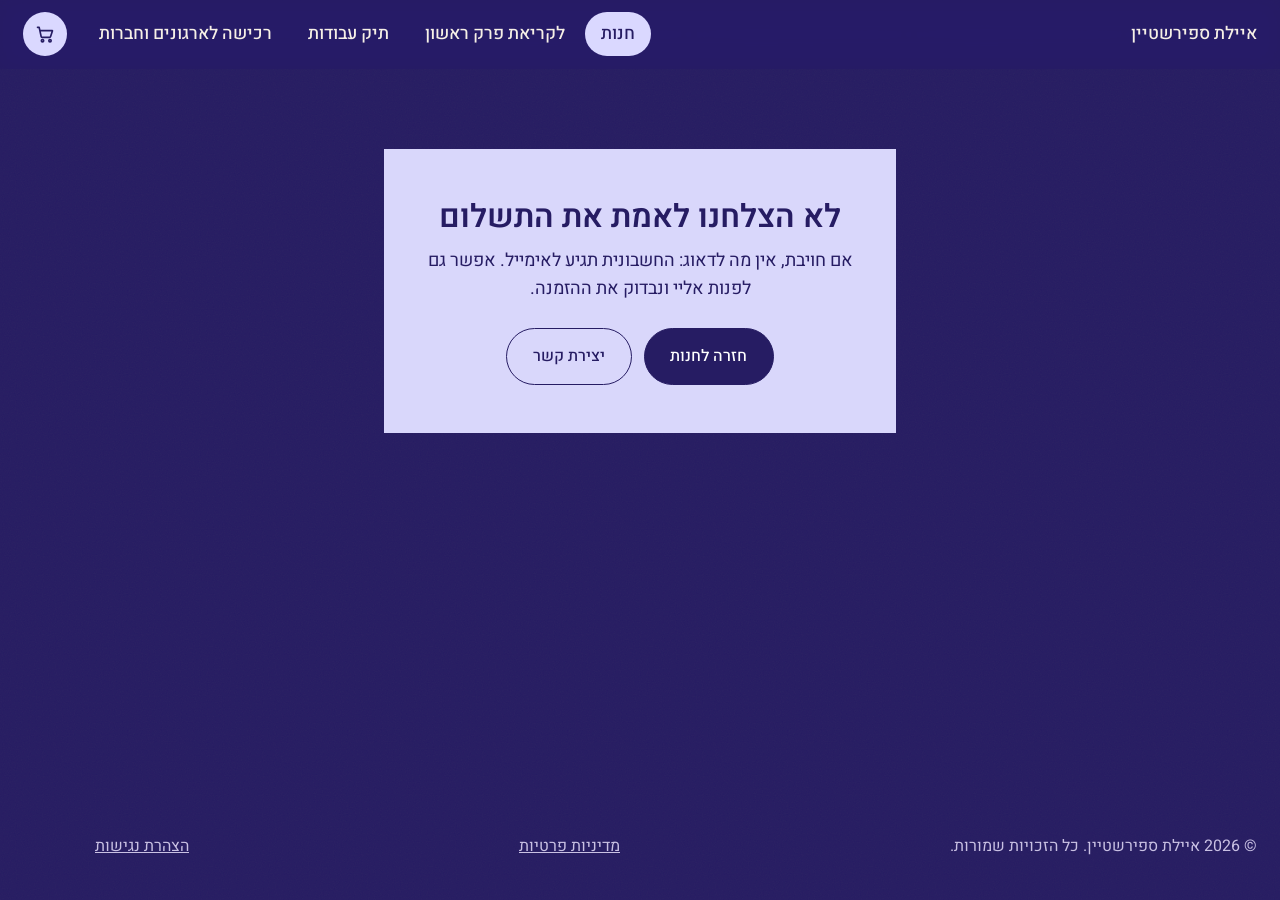
<file: shop/thanks/index.html>
<!DOCTYPE html>
<html lang="he" dir="rtl">
<head>
  <!-- Google tag (gtag.js) -->
  <script async src="https://www.googletagmanager.com/gtag/js?id=G-055VC0G6WN"></script>
  <script>
    window.dataLayer = window.dataLayer || [];
    function gtag(){dataLayer.push(arguments);}
    gtag('js', new Date());
    gtag('config', 'G-055VC0G6WN');
  </script>
  <!-- Meta Pixel (941375025467992) -->
  <script>
    !function(f,b,e,v,n,t,s){if(f.fbq)return;n=f.fbq=function(){n.callMethod?
    n.callMethod.apply(n,arguments):n.queue.push(arguments)};if(!f._fbq)f._fbq=n;
    n.push=n;n.loaded=!0;n.version='2.0';n.queue=[];t=b.createElement(e);t.async=!0;
    t.src=v;s=b.getElementsByTagName(e)[0];s.parentNode.insertBefore(t,s)}(window,
    document,'script','https://connect.facebook.net/en_US/fbevents.js');
    fbq('init', '941375025467992');
    fbq('track', 'PageView');
  </script>
  <meta charset="UTF-8">
  <meta name="viewport" content="width=device-width, initial-scale=1">
  <title>תודה על ההזמנה — איילת ספירשטיין</title>
  <meta name="robots" content="noindex">
  <meta name="theme-color" content="#261c63">
  <link rel="icon" href="../../assets/favicon.svg" type="image/svg+xml">
  <link rel="icon" href="../../assets/favicon.png" type="image/png" sizes="64x64">
  <link rel="preconnect" href="https://fonts.googleapis.com">
  <link rel="preconnect" href="https://fonts.gstatic.com" crossorigin>
  <link href="https://fonts.googleapis.com/css2?family=Heebo:wght@400;500;600;700&display=swap" rel="stylesheet">
  <link rel="stylesheet" href="../../styles.css">
  <link rel="stylesheet" href="../shop.css">
  <style>
    .thanks { max-width: 32rem; padding-block: clamp(2rem, 7vw, 5rem); text-align: center; }
    /* One card: the message on top, and once the payment is confirmed, the happy illustration
       under it. Lavender while checking (like the cart the buyer came from), the pink of the
       character's shirt once it is paid. */
    .thanks-wrap { background: var(--lav); color: var(--lav-ink); transition: background-color .5s ease-out; }
    .thanks-wrap.is-paid { background: #fcb0ea; }
    .thanks-card { padding: clamp(2rem, 6vw, 3rem) 1.5rem; display: grid; gap: 1rem; justify-items: center; }
    .thanks-art { background: #fff; }
    /* Trim the empty confetti above her head so the picture balances the text above it */
    .thanks-art img { display: block; width: 100%; height: auto; aspect-ratio: 988 / 810; object-fit: cover; object-position: bottom; }
    .thanks-art[hidden], .thanks .actions[hidden] { display: none; }
    @media (prefers-reduced-motion: reduce) { .thanks-wrap { transition: none; } }
    .thanks h1 { font-size: clamp(1.6rem, 4.5vw, 2rem); }
    .thanks h1 + p { margin-top: -.4rem; font-size: 1.125rem; line-height: 1.6; }
    .thanks .meta { font-size: 1.05rem; opacity: .8; }
    .thanks .actions { justify-content: center; margin-top: .5rem; }
    .thanks .btn { border-color: var(--lav-ink); color: var(--lav-ink); }
    .thanks .btn-primary { background: var(--lav-ink); color: #fff; }

    /* Paid: a few lime pixel sparkles twinkle around the card, like a game's win screen */
    .sparkles { position: absolute; top: 0; left: 0; width: 0; height: 0; pointer-events: none; }
    .sparkle { position: absolute; translate: -50% -50%; }
    .sparkle svg { position: absolute; left: 50%; top: 50%; translate: -50% -50%; display: block; shape-rendering: crispEdges; }
  </style>
</head>
<body>
  <a class="skip-link" href="#top">דילוג לתוכן</a>
  <header class="site-header">
    <div class="container header-inner">
      <a class="brand" href="/">איילת ספירשטיין</a>
      <nav class="nav" aria-label="ניווט ראשי">
        <a href="/" aria-current="page">חנות</a>
        <a href="/zarot-chapter-1/" class="nav-chapter"><span class="nav-long">לקריאת </span>פרק ראשון</a>
        <a href="/portfolio/#works">תיק עבודות</a>
        <a href="/organizations/" class="nav-org">רכישה לארגונים<span class="nav-long"> וחברות</span></a>
        <a class="cart-btn" href="/#cart" aria-label="עגלת קניות">
          <svg viewBox="0 0 24 24" aria-hidden="true"><path d="M3 4h2l2.4 11.2a1 1 0 0 0 1 .8h9.2a1 1 0 0 0 1-.8L21 8H6.2"/><circle cx="9" cy="20" r="1.4"/><circle cx="18" cy="20" r="1.4"/></svg>
          <span class="cart-count" hidden>0</span>
        </a>
      </nav>
    </div>
  </header>

  <main id="top" class="container thanks">
    <div class="thanks-wrap">
      <div class="thanks-card" aria-live="polite">
        <h1 id="title">בודקים את התשלום…</h1>
        <p id="text">רק רגע.</p>
        <p id="meta" class="meta" hidden></p>
        <!-- Only when the payment could not be confirmed: after a successful one nothing more is asked of the buyer -->
        <div class="actions" hidden>
          <a class="btn btn-primary" href="/">חזרה לחנות</a>
          <a class="btn btn-ghost" href="mailto:ayelet126@gmail.com">יצירת קשר</a>
        </div>
      </div>
      <div class="thanks-art" hidden><img src="/images/shop/thanks.webp" width="988" height="954" alt="איור: הדמות של איילת שמחה, עם ידיים באוויר וקונפטי צבעוני מסביב"></div>
    </div>
  </main>

  <footer class="site-footer">
    <div class="container footer-inner">
      <a class="footer-org" href="/organizations/">רכישה לארגונים וחברות</a>
      <span>© <span id="year">2026</span> איילת ספירשטיין. כל הזכויות שמורות.</span>
      <a href="/privacy/">מדיניות פרטיות</a>
      <a href="/accessibility/">הצהרת נגישות</a>
    </div>
  </footer>

  <script src="../config.js"></script>
  <script>
    (function () {
      var CHECKOUT_API = (window.SHOP_CHECKOUT_API || '').replace(/\/+$/, '');
      var params = new URLSearchParams(location.search);
      var id = params.get('OG-PaymentID') || params.get('og-paymentid');
      var title = document.getElementById('title');
      var text = document.getElementById('text');
      var meta = document.getElementById('meta');

      // Pixel sparkle in two frames, small and big, swapped to twinkle like on a game's win screen
      var SPARK = {
        small: ['.M.', 'MWM', '.M.'],
        big:   ['...M...', '...M...', '..MWM..', 'MMWWWMM', '..MWM..', '...M...', '...M...']
      };
      var SPARK_COLORS = { M: '#d7f85f', W: '#ffffff' };   // the site's lime
      function sprite(rows, px) {
        var r = '';
        rows.forEach(function (row, y) {
          for (var x = 0; x < row.length; x++) {
            if (row[x] !== '.') r += '<rect x="' + x + '" y="' + y + '" width="1" height="1" fill="' + SPARK_COLORS[row[x]] + '"/>';
          }
        });
        var n = rows.length;
        return '<svg viewBox="0 0 ' + n + ' ' + n + '" width="' + n * px + '" height="' + n * px + '">' + r + '</svg>';
      }
      // Spots around the card, on the dark page and never over the text
      function spots(rect) {
        var vw = document.documentElement.clientWidth, out = [];
        var gap = function () { return 22 + Math.random() * 26; };
        var side = rect.left > 70;   // room beside the card (not on phones)
        out.push([rect.left + rect.width * (.12 + Math.random() * .2), rect.top - gap()]);
        out.push([rect.right - rect.width * (.1 + Math.random() * .2), rect.top - gap() * .8]);
        out.push([rect.right - rect.width * (.2 + Math.random() * .25), rect.bottom + gap()]);
        if (side) {
          out.push([rect.left - gap(), rect.top + rect.height * (.25 + Math.random() * .2)]);
          out.push([rect.right + gap(), rect.top + rect.height * (.55 + Math.random() * .25)]);
          out.push([rect.left - gap() * 1.4, rect.bottom - rect.height * .1]);
        } else {
          out.push([rect.left + rect.width * (.15 + Math.random() * .2), rect.bottom + gap() * 1.3]);
        }
        return out.map(function (p) { return [Math.min(Math.max(p[0], 14), vw - 14), p[1] + window.scrollY]; });
      }
      function celebrate() {
        var box = document.createElement('div');
        box.className = 'sparkles';
        box.setAttribute('aria-hidden', 'true');
        spots(card.getBoundingClientRect()).forEach(function (p, i) {
          var px = i % 3 === 1 ? 3 : 4;
          var el = document.createElement('span');
          el.className = 'sparkle';
          el.style.left = p[0] + 'px';
          el.style.top = p[1] + 'px';
          el.innerHTML = sprite(SPARK.small, px) + sprite(SPARK.big, px);
          var small = el.children[0], big = el.children[1];
          box.appendChild(el);
          if (calm) { small.style.display = 'none'; return; }   // a still sparkle, no twinkling
          // small, big, small, gone — twice, starting at a different moment for each sparkle
          var frames = ['s', 'b', 's', '', '', 's', 'b', 's', ''], step = 0;
          small.style.display = big.style.display = 'none';
          setTimeout(function tick() {
            var f = frames[step++];
            small.style.display = f === 's' ? '' : 'none';
            big.style.display = f === 'b' ? '' : 'none';
            if (step < frames.length) setTimeout(tick, 110);
            else el.remove();
          }, 150 + Math.random() * 900);
        });
        document.body.appendChild(box);
      }

      // Swap "בודקים את התשלום…" for the answer smoothly: the card eases to its new
      // height (the picture opening up under the text) and the new content fades in.
      var card = document.querySelector('.thanks-wrap');
      var art = card.querySelector('.thanks-art');
      var calm = window.matchMedia('(prefers-reduced-motion: reduce)').matches;
      function reveal(write, then) {
        var from = card.offsetHeight;
        write();
        if (calm || !card.animate) { if (then) then(); return; }
        var to = card.offsetHeight;
        card.style.overflow = 'hidden';
        var grow = card.animate([{ height: from + 'px' }, { height: to + 'px' }], { duration: 520, easing: 'cubic-bezier(.2, .7, .2, 1)' });
        [title, text, meta, art].forEach(function (el, i) {
          el.animate([{ opacity: 0 }, { opacity: 1 }], { duration: 400, delay: 80 + i * 60, easing: 'ease-out', fill: 'backwards' });
        });
        grow.onfinish = function () { card.style.overflow = ''; if (then) then(); };
      }

      var order = '';
      try { order = localStorage.getItem('shop-order') || ''; } catch (e) {}

      // Report the purchase to Google Analytics and the Meta Pixel, once per order
      // (the saved items are removed right after, so a refresh doesn't count it twice).
      function trackPurchase(amount, paymentId) {
        var items = [];
        try { items = JSON.parse(localStorage.getItem('shop-order-items')) || []; localStorage.removeItem('shop-order-items'); } catch (e) {}
        if (!items.length || items.some(function (it) { return it.item_id === 'test'; })) return;
        var value = Number(amount) || 0;
        try {
          if (window.gtag) gtag('event', 'purchase', { transaction_id: String(paymentId || order), currency: 'ILS', value: value, items: items });
          if (window.fbq) fbq('track', 'Purchase', { currency: 'ILS', value: value, content_type: 'product',
            content_ids: items.map(function (it) { return it.item_id; }) }, { eventID: String(paymentId || order) });
        } catch (e) {}
      }

      function paid(amount, paymentId) {
        trackPurchase(amount, paymentId);
        try { localStorage.removeItem('shop-cart'); } catch (e) {}
        var badge = document.querySelector('.cart-count');
        if (badge) badge.hidden = true;
        var img = art.querySelector('img');
        // wait for the picture to be ready, so the card opens to its real size in one go
        var ready = img.decode ? img.decode().catch(function () {}) : Promise.resolve();
        ready.then(function () {
          reveal(function () {
            card.classList.add('is-paid');
            art.hidden = false;
            title.textContent = 'תודה! התשלום התקבל';
            text.textContent = 'החשבונית נשלחה לאימייל שלך.';
            if (amount != null) { meta.textContent = 'סכום: ' + amount + ' ש״ח · מספר תשלום: ' + paymentId; meta.hidden = false; }
          }, celebrate);   // sparkles once the card has its final size
        });
      }
      function unknown() {
        title.textContent = 'לא הצלחנו לאמת את התשלום';
        text.textContent = 'אם חויבת, אין מה לדאוג: החשבונית תגיע לאימייל. אפשר גם לפנות אליי ונבדוק את ההזמנה.';
        card.querySelector('.actions').hidden = false;
      }

      if (!id || !CHECKOUT_API) return unknown();
      fetch(CHECKOUT_API + '/verify?id=' + encodeURIComponent(id) + (order ? '&order=' + encodeURIComponent(order) : ''))
        .then(function (r) { return r.json(); })
        .then(function (res) { if (res && res.valid) paid(res.amount, res.id); else unknown(); })
        .catch(unknown);
    })();
  </script>
  <script src="/shop/cart-badge.js"></script>
</body>
</html>
</file>
<file: styles.css>
/* ---------- Tokens ---------- */
:root {
  --paper: #f6f0e6;
  --paper-deep: #ece3d3;
  --card: #fffdf9;
  --ink: #1e1a16;
  --ink-soft: #5d5349;
  --lime: #d7f85f;        /* chartreuse: highlights (selection, focus, hover, badges) */
  --pink: #da2e70;        /* magenta */
  --rose: #e4a2c8;        /* baby pink */

  /* Page surface and the text that sits on it */
  --bg: #261c63;          /* deep indigo */
  --bg-raised: #30257a;   /* image placeholders */
  --text: #f6f0e6;
  --text-soft: #c9c1e3;
  --line: rgba(246, 240, 230, .16);
  /* Current-tab pill and cart button */
  --chip-bg: #dad8ff;
  --chip-ink: #261c63;
  /* See-through pill behind a nav tab under the mouse, and while pressed */
  --nav-hover: rgba(246, 240, 230, .08);
  --nav-press: rgba(246, 240, 230, .16);
  /* Highlight for focus rings and link hovers: lime on the indigo pages,
     magenta on the light ones, where lime would not show */
  --hl: var(--lime);

  --font-display: var(--font-body);
  /* One weight for every heading on the site */
  --heading-weight: 600;
  --font-body: 'Heebo', system-ui, -apple-system, 'Segoe UI', Arial, sans-serif;

  /* Desktop side margin of every page (header, content, footer): 20px up to
     1220px wide, growing to 3rem; the page stops widening at 1600px. */
  --edge: clamp(1.25rem, 1.25rem + (100vw - 1220px) / 20, 3rem);

  --radius: 6px;
  --shadow-sm: 0 1px 2px rgba(40, 28, 16, .08), 0 6px 18px -8px rgba(40, 28, 16, .25);
  --shadow-lg: 0 2px 4px rgba(40, 28, 16, .08), 0 22px 44px -14px rgba(40, 28, 16, .38);
  --ease: cubic-bezier(.2, .7, .2, 1);
}

/* Light pages (portfolio, organizations): lavender surface with dark indigo text */
.page-light {
  --bg: #dad8ff;
  --bg-raised: #cbc8f5;
  --text: #261c63;
  --text-soft: #4f4790;
  --line: rgba(38, 28, 99, .16);
  --chip-bg: #261c63;
  --chip-ink: #dad8ff;
  --nav-hover: rgba(38, 28, 99, .1);
  --nav-press: rgba(38, 28, 99, .17);
  --hl: var(--pink);
}
.page-light .site-header { background: rgba(218, 216, 255, .82); }
.page-light .site-header.scrolled { box-shadow: 0 8px 24px -18px rgba(38, 28, 99, .45); }

/* Pink page (organizations): baby-pink surface, same indigo text */
.page-pink {
  --bg: #f4b6d5;
  --bg-raised: #eea6c9;
  --text-soft: #5a3f86;
  --line: rgba(38, 28, 99, .18);
}
.page-pink .site-header { background: rgba(244, 182, 213, .86); }

/* ---------- Base ---------- */
*, *::before, *::after { box-sizing: border-box; }
html { scroll-behavior: smooth; scroll-padding-top: 5rem; -webkit-text-size-adjust: 100%; }
html:has(dialog[open]) { overflow: hidden; }
body {
  margin: 0;
  font-family: var(--font-body);
  font-size: 1.1875rem;
  font-weight: 400;
  line-height: 1.7;
  color: var(--text);
  background: var(--bg);
  -webkit-font-smoothing: antialiased;
  overflow-x: hidden;
  /* Short pages: the footer still sits at the bottom of the screen */
  min-height: 100vh;
  min-height: 100dvh;
  display: flex;
  flex-direction: column;
}
/* Subtle paper grain behind the content */
body::before {
  content: "";
  position: fixed;
  inset: 0;
  z-index: -1;
  pointer-events: none;
  opacity: .55;
  background-image: url("data:image/svg+xml,%3Csvg xmlns='http://www.w3.org/2000/svg' width='220' height='220'%3E%3Cfilter id='n'%3E%3CfeTurbulence type='fractalNoise' baseFrequency='.85' numOctaves='3' stitchTiles='stitch'/%3E%3CfeColorMatrix values='0 0 0 0 .36 0 0 0 0 .28 0 0 0 0 .2 0 0 0 .09 0'/%3E%3C/filter%3E%3Crect width='100%25' height='100%25' filter='url(%23n)'/%3E%3C/svg%3E");
}
img { max-width: 100%; display: block; }
a { color: inherit; }
h1, h2, h3 { font-family: var(--font-display); font-weight: var(--heading-weight); line-height: 1.25; margin: 0; letter-spacing: 0; }
/* Form controls do not inherit the page font by default */
button, input, select, textarea { font-family: inherit; }
p { margin: 0; }
::selection { background: var(--lime); color: var(--ink); }
:focus-visible { outline: 2px solid var(--hl); outline-offset: 3px; border-radius: 4px; }

.container { width: min(1180px, 100% - 2.5rem); margin-inline: auto; }

.skip-link {
  position: absolute;
  inset-inline-start: 1rem;
  top: -3rem;
  z-index: 200;
  padding: .5rem 1rem;
  background: var(--text);
  color: var(--bg);
  border-radius: 999px;
  text-decoration: none;
  transition: top .2s;
}
.skip-link:focus { top: 1rem; }

/* ---------- Buttons ---------- */
.actions { display: flex; flex-wrap: wrap; gap: .75rem; }
.btn {
  display: inline-flex;
  align-items: center;
  gap: .5rem;
  padding: .85rem 1.6rem;
  border-radius: 999px;
  font-weight: 500;
  font-size: 1rem;
  text-decoration: none;
  border: 1.5px solid var(--text);
  transition: background-color .25s, color .25s, border-color .25s, transform .25s var(--ease);
}
.btn svg { width: 1.1em; height: 1.1em; fill: none; stroke: currentColor; stroke-width: 2; stroke-linecap: round; stroke-linejoin: round; }
.btn:hover { transform: translateY(-2px); }
.btn-primary { background: var(--text); color: var(--bg); }
.btn-primary:hover { background: var(--pink); border-color: var(--pink); color: #fff; }
.btn-ghost:hover { background: var(--text); color: var(--bg); }

/* ---------- Header ---------- */
.site-header {
  position: sticky;
  top: 0;
  z-index: 100;
  background: rgba(38, 28, 99, .8);
  backdrop-filter: saturate(1.4) blur(12px);
  -webkit-backdrop-filter: saturate(1.4) blur(12px);
  border-bottom: 1px solid transparent;
  transition: border-color .3s, box-shadow .3s;
}
.site-header.scrolled { border-color: var(--line); box-shadow: 0 8px 24px -18px rgba(8, 4, 30, .8); }
.header-inner { display: flex; align-items: center; justify-content: space-between; gap: 1rem; height: 4.25rem; }
.brand {
  font-family: var(--font-body);
  /* Same size and weight as the tabs */
  font-weight: 500;
  font-size: 1.1rem;
  text-decoration: none;
  white-space: nowrap;
}
/* Every tab is a pill of the same size, like browser tabs or the Mac menu bar:
   the current page's pill is filled, and the one under the mouse lights up. */
.nav { display: flex; align-items: center; gap: .25rem; }
.nav a:not(.cart-btn) {
  padding: .45rem clamp(.7rem, 1.4vw, 1rem);
  border-radius: 999px;
  text-decoration: none;
  font-weight: 500;
  font-size: 1.1rem;
  white-space: nowrap;
  transition: background-color .2s, color .2s;
}
@media (hover: hover) {
  .nav a:not(.cart-btn):not([aria-current]):hover { background: var(--nav-hover); }
}
.nav a:not(.cart-btn):not([aria-current]):focus-visible { background: var(--nav-hover); }
.nav a:not(.cart-btn):not([aria-current]):active { background: var(--nav-press); transition-duration: 0s; }
.nav a:not(.cart-btn)[aria-current="page"] {
  background: var(--chip-bg);
  color: var(--chip-ink);
}
.nav .cart-btn { margin-inline-start: clamp(.25rem, 1vw, .75rem); }

/* Cart button in header */
.cart-btn {
  position: relative;
  display: grid;
  place-items: center;
  flex: none;             /* never squeezed by the nav row: it stays a circle */
  width: 2.75rem;
  height: 2.75rem;
  aspect-ratio: 1;
  padding: 0;
  border: 0;
  border-radius: 50%;
  background: var(--chip-bg);
  color: var(--chip-ink);
  text-decoration: none;
  cursor: pointer;
  transition: background-color .25s, color .25s;
}
.cart-btn:hover { background: var(--pink); color: var(--paper); }
.cart-btn svg { width: 1.25rem; height: 1.25rem; fill: none; stroke: currentColor; stroke-width: 2; stroke-linecap: round; stroke-linejoin: round; }
.cart-count {
  position: absolute;
  top: -.3rem;
  inset-inline-end: -.3rem;
  min-width: 1.2rem;
  height: 1.2rem;
  padding: 0 .3rem;
  border-radius: 999px;
  background: var(--pink);
  color: #fff;
  font-size: .72rem;
  font-weight: 600;
  line-height: 1.2rem;
  text-align: center;
}
.cart-count[hidden] { display: none; }

/* ---------- Sections ---------- */
.section { padding-block: clamp(3.5rem, 8vw, 6.5rem); }
.section h2 { font-size: clamp(2.2rem, 4.6vw, 3.4rem); }
.section-head {
  display: grid;
  grid-template-columns: 1fr auto;
  align-items: end;
  column-gap: 2rem;
  margin-bottom: clamp(2rem, 4vw, 3rem);
  padding-bottom: 1.25rem;
  border-bottom: 1px solid var(--line);
}
.section-note { color: var(--text-soft); font-size: 1.05rem; }

/* ---------- Gallery: justified rows that keep each work uncropped ---------- */
.works { padding-block: clamp(1.5rem, 3vw, 2.5rem) clamp(2.5rem, 5vw, 4rem); }
.gallery {
  --row: 300px;
  --gap: clamp(14px, 2.2vw, 28px);
  display: flex;
  flex-wrap: wrap;
  align-items: flex-start;
  gap: calc(var(--gap) * 1.4) var(--gap);
  counter-reset: work;
}
.work {
  flex: var(--r) 1 calc(var(--r) * var(--row));
  margin: 0;
  min-width: 0;
  counter-increment: work;
}
.work a { display: block; border-radius: var(--radius); cursor: zoom-in; }
.work img {
  width: 100%;
  height: auto;
  aspect-ratio: var(--r);
  object-fit: cover;
  border-radius: var(--radius);
  background: var(--bg-raised);
  box-shadow: var(--shadow-sm);
  transition: transform .5s var(--ease), box-shadow .5s var(--ease);
}
.work a:hover img,
.work a:focus-visible img { transform: translateY(-6px); box-shadow: var(--shadow-lg); }
.work figcaption {
  display: flex;
  justify-content: space-between;
  align-items: baseline;
  gap: .75rem;
  margin-top: .85rem;
  font-family: var(--font-body);
  font-weight: 400;
  font-size: 1.15rem;
  line-height: 1.3;
}
.work figcaption::after {
  content: counter(work, decimal-leading-zero);
  font-family: var(--font-body);
  font-size: .75rem;
  font-weight: 500;
  color: var(--text-soft);
  opacity: .7;
  font-variant-numeric: tabular-nums;
}

/* ---------- Footer ---------- */
.site-footer { margin-top: auto; padding-block: 2rem 2.5rem; font-size: 1rem; color: var(--text-soft); }
.footer-inner { display: flex; flex-wrap: wrap; justify-content: space-between; gap: 1rem; }
/* Room at the end for the floating WhatsApp button, so it never covers a footer link */
.footer-inner { padding-inline-end: 4.5rem; }
/* Desktop: the name, the menu and the content reach out toward the screen edges,
   the same on every page. Phones keep the regular margin. */
@media (min-width: 601px) {
  .container { width: min(1600px, 100% - 2 * var(--edge)); }
}
/* Phones: the organizations tab leaves the header and waits at the end of the page */
.footer-org { display: none; }

/* ---------- Scroll reveal ---------- */
.js .reveal,
.js .work {
  opacity: 0;
  transform: translateY(24px);
  transition: opacity .8s var(--ease), transform .8s var(--ease);
  transition-delay: var(--delay, 0s);
}
.js .reveal.in,
.js .work.in { opacity: 1; transform: none; }

/* ---------- Organizations: bulk orders ---------- */
.org { padding-block: clamp(2.5rem, 6vw, 4.5rem) clamp(3rem, 7vw, 5rem); }
.org-grid {
  display: grid;
  grid-template-columns: minmax(0, 1fr) minmax(0, 1fr);
  gap: clamp(2rem, 5vw, 4rem);
  align-items: stretch;        /* text and form share one height */
}
.org-text { font-size: clamp(1.2rem, 2.1vw, 1.6rem); line-height: 1.5; margin-top: -.28em; /* first line's letters start level with the top field */ }
.org-text p { margin: 0; }
.org-text p + p { margin-top: .7rem; }
.org-text strong { font-weight: 600; }
.org-form { display: flex; flex-direction: column; gap: .5rem; }
.org-form input,
.org-form textarea {
  width: 100%;
  padding: .9rem 1.25rem;
  border: 0;
  border-radius: 0;
  background: #fff;
  color: var(--text);
  font: inherit;
  font-size: 1.05rem;
}
.org-form input[type="tel"],
.org-form input[type="email"] { direction: ltr; text-align: right; }
.org-form input:placeholder-shown { direction: rtl; }
.org-form input::placeholder,
.org-form textarea::placeholder { color: var(--text-soft); opacity: 1; }
.org-form textarea { flex: 1 1 auto; height: 6rem; min-height: 6rem; resize: vertical; }
.org-form input:focus-visible,
.org-form textarea:focus-visible { outline: 2px solid var(--pink); outline-offset: 0; }
.org-submit {
  display: flex;
  align-items: center;
  justify-content: space-between;   /* label on the right, in line with the field text; arrow at the far end */
  gap: .5em;
  margin-top: .5rem;
  padding: .85rem 1.25rem .85rem 1.6rem;
  border: 0;
  border-radius: 999px;
  background: var(--text);
  color: #f4b6d5;              /* the page's baby pink */
  font: inherit;
  font-size: 1.15rem;
  font-weight: 500;
  cursor: pointer;
  transition: background-color .2s, color .2s;
}
.org-submit:focus-visible { outline: 2px solid var(--pink); outline-offset: 3px; }
/* lime against the pink page: its complementary color, so the button pops */
@media (hover: hover) { .org-submit:hover { background: var(--lime); color: var(--text); } }
.org-submit:active { background: var(--lime); color: var(--text); }
.org-submit svg { width: 1.4rem; height: 1.4rem; fill: currentColor; }
.org-error { color: #b3125a; font-weight: 500; }
.org-sent { margin-top: .5rem; color: var(--text-soft); }
.org-sent a { color: var(--text); }
.org-error[hidden], .org-sent[hidden] { display: none; }
.visually-hidden { position: absolute; width: 1px; height: 1px; overflow: hidden; clip: rect(0 0 0 0); white-space: nowrap; }

/* ---------- Lightbox ---------- */
.lightbox {
  width: 100%;
  height: 100%;
  max-width: 100vw;
  max-height: 100dvh;
  margin: 0;
  padding: 0;
  border: 0;
  background: transparent;
  color: var(--paper);
  overflow: hidden;
}
.lightbox[open] {
  display: grid;
  grid-template-columns: auto minmax(0, 1fr) auto;
  align-items: center;
  animation: fade .3s ease both;
}
.lightbox::backdrop { background: rgba(20, 16, 12, .97); }
@keyframes fade { from { opacity: 0; } }
.lb-stage {
  --avail-h: calc(100dvh - 9rem);
  margin: 0;
  height: 100%;
  min-width: 0;
  display: flex;
  flex-direction: column;
  align-items: center;
  justify-content: center;
  padding: 4.5rem 0 1.5rem;
}
.lb-stage img {
  width: min(100%, calc(var(--avail-h) * var(--w) / var(--h)), calc(var(--w) * 1.6px));
  height: auto;
  aspect-ratio: var(--w) / var(--h);
  border-radius: 4px;
  box-shadow: 0 30px 80px rgba(0, 0, 0, .55);
  opacity: 0;
  transform: scale(.98);
  transition: opacity .35s ease, transform .45s var(--ease);
}
.lb-stage img.loaded { opacity: 1; transform: none; }
.lb-stage figcaption {
  display: flex;
  align-items: baseline;
  gap: 1rem;
  margin-top: 1.1rem;
  text-align: center;
}
#lb-title { font-family: var(--font-body); font-size: 1.25rem; font-weight: 400; }
#lb-count { font-size: .95rem; opacity: .55; font-variant-numeric: tabular-nums; }
.lb-btn {
  display: grid;
  place-items: center;
  width: 52px;
  height: 52px;
  padding: 0;
  border-radius: 50%;
  border: 1px solid rgba(246, 240, 230, .25);
  background: rgba(246, 240, 230, .06);
  color: var(--paper);
  cursor: pointer;
  transition: background-color .2s, border-color .2s, transform .2s var(--ease);
}
.lb-btn:hover { background: var(--pink); border-color: var(--pink); }
.page-light .lightbox { color: var(--text); }
.page-light .lightbox::backdrop { background: #dad8ff; }
.page-light .lb-stage img { box-shadow: 0 30px 70px -20px rgba(38, 28, 99, .45); }
.page-light .lb-btn { color: var(--text); border-color: rgba(38, 28, 99, .3); background: rgba(38, 28, 99, .06); }
.page-light .lb-btn:hover { color: var(--paper); }
.lb-btn svg { width: 22px; height: 22px; fill: none; stroke: currentColor; stroke-width: 2; stroke-linecap: round; stroke-linejoin: round; }
.lb-nav { margin-inline: clamp(.75rem, 2.5vw, 2rem); }
.lb-prev:hover { transform: translateX(3px); }
.lb-next:hover { transform: translateX(-3px); }
.lb-close { position: absolute; top: 1rem; inset-inline-end: 1rem; z-index: 2; }

/* ---------- Responsive ---------- */
@media (max-width: 900px) {
  .gallery { --row: 220px; }
}
@media (max-width: 820px) {
  .org-grid { grid-template-columns: 1fr; }
  /* One row: the tabs drop their long words */
  .nav-long { display: none; }
  .brand { font-size: min(1.1rem, 2.35vw); }
  .nav a:not(.cart-btn) { font-size: min(1.1rem, 2.35vw); padding-inline: min(1rem, 1.6vw); }
}
@media (max-width: 600px) {
  body { font-size: 1.0625rem; }
  .container { width: calc(100% - 2rem); }
  /* One row: the name, three tabs and the cart. The organizations tab moves
     to the end of the page (.footer-org). Text, gaps and cart follow the screen
     width, so the row fits even when the phone's text size is set larger. */
  .header-inner { height: 3.5rem; gap: 1.5vw; }
  .brand { font-size: min(1rem, 3.85vw); }
  .nav { gap: 0; }
  .nav-org { display: none; }
  .nav a:not(.cart-btn) { font-size: min(1rem, 3.85vw); padding: .35rem 1.4vw; }
  .nav .cart-btn { margin-inline-start: 1vw; }
  .cart-btn { width: min(2.3rem, 9vw); height: auto; }
  .footer-org {
    display: block;
    flex-basis: 100%;
    margin-bottom: .5rem;
    color: var(--text);
    font-size: 1rem;
    text-underline-offset: .3em;
  }
  /* one work per row on phones */
  .gallery { display: grid; grid-template-columns: minmax(0, 1fr); gap: 2rem; }
  .work figcaption::after { display: none; }
  .work figcaption { font-size: 1.05rem; margin-top: .55rem; }
  .section-head { grid-template-columns: 1fr; }
  .section-note { margin-top: .5rem; }
  .lightbox[open] { grid-template-columns: minmax(0, 1fr); }
  .lb-stage { --avail-h: calc(100dvh - 12rem); padding: 4rem 1rem 6rem; }
  .lb-nav { position: absolute; bottom: 1.25rem; margin: 0; }
  .lb-prev { right: 1.25rem; }
  .lb-next { left: 1.25rem; }
}
@media (max-width: 380px) {
  .nav a:not(.cart-btn) { padding-block: .3rem; }
}

@media (prefers-reduced-motion: reduce) {
  html { scroll-behavior: auto; }
  *, *::before, *::after { animation: none !important; transition-duration: .01ms !important; }
  .js .reveal, .js .work { opacity: 1; transform: none; }
}

/* WhatsApp contact button, floating at the bottom corner of every page */
.footer-wa {
  position: fixed;
  bottom: 1.25rem;
  inset-inline-end: 1.25rem;
  z-index: 150;
  display: grid;
  place-items: center;
  width: 3.75rem;
  height: 3.75rem;
  border-radius: 50%;
  background: #25d366;
  color: #fff;
  box-shadow: 0 6px 20px rgba(0, 0, 0, .3);
  transition: transform .2s var(--ease);
}
.footer-wa:hover { transform: scale(1.08); }
.footer-wa svg { width: 2.1rem; height: 2.1rem; }
.footer-wa span { position: absolute; width: 1px; height: 1px; overflow: hidden; clip-path: inset(50%); white-space: nowrap; }
</file>
<file: shop/shop.css>
/* Shop page — sits on top of ../styles.css */
:root {
  --lav: #d9d7fb;         /* panel lavender */
  --lav-ink: #261c63;     /* text on lavender */
  --magenta: var(--pink); /* #da2e70 */
  --hover-bg: #261c63;    /* indigo */
  --hover-ink: #e9a0be;   /* light pink */
  --book-bg: #d2d5fc;     /* matches the book photo's backdrop */
  --featured-bg: #e3f7a8; /* lime */
}


.shop { padding-block: clamp(1.5rem, 4vw, 2.5rem) clamp(3rem, 7vw, 5rem); }

/* Featured product */
.featured {
  display: grid;
  grid-template-columns: minmax(0, 1.15fr) minmax(0, 1fr);
  background: var(--featured-bg);
  color: var(--lav-ink);
}
.featured-img { order: 2; background: var(--book-bg); display: grid; place-items: center; }
.featured-img img {
  width: 100%; height: 100%; max-height: 400px; object-fit: contain;
  /* fade the photo's edges into the panel so no frame shows */
  -webkit-mask-image: linear-gradient(to right, transparent, #000 5%, #000 95%, transparent), linear-gradient(to bottom, transparent, #000 5%, #000 95%, transparent);
  -webkit-mask-composite: source-in;
  mask-image: linear-gradient(to right, transparent, #000 5%, #000 95%, transparent), linear-gradient(to bottom, transparent, #000 5%, #000 95%, transparent);
  mask-composite: intersect;
}
.featured-body {
  display: flex;
  flex-direction: column;
  align-items: center;
  justify-content: center;
  gap: 1.5rem;
  padding: clamp(2rem, 5vw, 3.5rem) 1.5rem;
  text-align: center;
}
.featured h1 { font-family: var(--font-body); font-weight: var(--heading-weight); font-size: clamp(1.4rem, 2.6vw, 1.9rem); line-height: 1.3; }

.featured-desc { max-width: 44rem; font-size: clamp(1.2rem, 2.1vw, 1.6rem); /* same as the organizations text */ line-height: 1.6; display: grid; gap: .5rem; }
.featured-desc a { text-underline-offset: .2em; }
.rule { width: 1.2rem; margin: 0 auto; border: 0; border-top: 1px solid currentColor; }
.product .rule { width: 55%; border-top-width: 2px; }
/* The featured book: a long line like the product cards, not a short dash */
.featured .rule { width: min(60%, 22rem); border-top-width: 2px; }

.price { display: flex; gap: 1.5rem; justify-content: center; font-size: 1.5rem; }
.price s { opacity: .8; }

.buy-btn {
  margin-top: 1.25rem;
  padding: .8rem 3rem;
  border: 0;
  border-radius: 999px;
  background: var(--magenta);
  /* White, not lavender: lavender on magenta is 3.3:1, under the 4.5:1 accessibility minimum */
  color: #fff;
  font: inherit;
  font-size: 1.3rem;
  font-weight: 600;
  cursor: pointer;
  transition: background-color .2s, color .2s;
}
@media (hover: hover) { .buy-btn:hover { background: var(--hover-bg); color: var(--hover-ink); } }
.buy-btn:active { background: var(--hover-bg); color: var(--hover-ink); }

/* Product row */
.products {
  list-style: none;
  margin: clamp(2.5rem, 5vw, 3rem) 0 0;
  padding: 0;
  display: grid;
  grid-template-columns: repeat(4, minmax(0, 1fr));
  gap: clamp(1rem, 2.4vw, 1.5rem);
}
.product { display: flex; flex-direction: column; align-items: center; text-align: center; gap: .9rem; }
.product img {
  width: 100%;
  height: auto;
  aspect-ratio: 1;
  object-fit: contain;
  background: var(--lav);
}
.product h3 { font-family: var(--font-body); font-weight: 500; font-size: 1.15rem; line-height: 1.35; min-height: 2.7em; }
.product .price { font-size: 1.1rem; }
.add-btn {
  margin-top: auto;
  padding: .55rem 1.4rem;
  border: 2px solid var(--pink);
  border-radius: 999px;
  background: transparent;
  color: var(--text);
  font: inherit;
  font-size: .95rem;
  cursor: pointer;
  transition: background-color .2s, color .2s;
}
.add-btn:hover,
.add-btn:active { background: var(--pink); color: #fff; }
/* Collected: once the product is in the cart its button comes back with a chartreuse
   outline, as "בעגלה ✓". It still adds another one; under the mouse it fills chartreuse */
.add-btn.in-cart { border-color: var(--lime); color: var(--text-soft); }
.add-btn.in-cart:hover,
.add-btn.in-cart:active { border-color: var(--lime); background: var(--lime); color: #261c63; }

/* Cart drawer */
.cart {
  width: min(400px, 100vw);
  max-width: 100vw;
  height: 100dvh;
  max-height: 100dvh;
  margin: 0 auto 0 0;          /* opens on the left edge (end side in RTL) */
  padding: 1.5rem;
  border: 0;
  background: var(--lav);
  color: var(--lav-ink);
  flex-direction: column;
  gap: 1rem;
}
.cart[open] { display: flex; animation: slide .3s var(--ease) both; }
@keyframes slide { from { transform: translateX(-100%); } }
.cart::backdrop { background: rgba(10, 6, 30, .6); }
.cart-head { display: flex; justify-content: space-between; align-items: center; }
.cart-head h2 { font-size: 1.6rem; }
.cart-close { border: 0; background: none; color: inherit; font-size: 1.3rem; cursor: pointer; padding: .25rem .5rem; }
.cart-items { list-style: none; margin: 0; padding: 0; display: grid; gap: 1rem; overflow-y: auto; flex: 1; align-content: start; }
.cart-item { display: grid; grid-template-columns: 64px 1fr auto; gap: .8rem; align-items: center; }
.cart-item img { width: 64px; height: 64px; object-fit: contain; background: #fff; }
.cart-item .name { font-size: 1.05rem; line-height: 1.3; }
.cart-item .sub { font-size: 1rem; opacity: .75; }
.qty { display: inline-flex; align-items: center; gap: .4rem; margin-top: .3rem; }
.qty button {
  width: 1.7rem; height: 1.7rem; padding: 0;
  border: 1px solid currentColor; border-radius: 50%;
  background: none; color: inherit; font: inherit; line-height: 1; cursor: pointer;
}
.remove { border: 0; background: none; color: inherit; opacity: .6; cursor: pointer; font-size: .95rem; text-decoration: underline; }
.cart-empty { opacity: .8; }
.cart-foot { border-top: 1px solid rgba(38, 28, 99, .2); padding-top: 1rem; display: grid; gap: .6rem; }
.cart-total { font-size: 1.15rem; }
.checkout-btn {
  padding: .85rem;
  border: 0;
  border-radius: 999px;
  background: var(--magenta);
  color: var(--lav);
  font: inherit;
  font-size: 1.1rem;
  transition: background-color .2s, color .2s;
}
@media (hover: hover) { .checkout-btn:not(:disabled):hover { background: var(--hover-bg); color: var(--hover-ink); } }
.checkout-btn:not(:disabled):active { background: var(--hover-bg); color: var(--hover-ink); }
.checkout-btn:disabled { opacity: .45; cursor: not-allowed; }
.cart-note { font-size: 1rem; text-align: center; opacity: .8; }

/* Checkout details form */
.cart-foot[hidden], .checkout-form[hidden], .cart-items[hidden] { display: none; }
.checkout-form { display: grid; gap: .75rem; overflow-y: auto; align-content: start; flex: 1; }
.form-title { font-weight: 600; }
.ship-choice { border: 0; margin: 0; padding: 0; display: grid; gap: .35rem; }
.ship-choice legend { font-size: 1rem; margin-bottom: .35rem; padding: 0; }
.checkout-form .radio { display: flex; align-items: center; gap: .5rem; font-size: 1.05rem; cursor: pointer; }
.checkout-form .radio input { accent-color: var(--lav-ink); width: 1.05rem; height: 1.05rem; margin: 0; }
.ship-fields { display: grid; gap: .75rem; }
.ship-fields[hidden] { display: none; }
.ship-line { font-size: 1rem; }
.checkout-form label { display: grid; gap: .25rem; font-size: 1rem; }
.checkout-form input {
  padding: .6rem .75rem;
  border: 1px solid rgba(38, 28, 99, .3);
  border-radius: 8px;
  background: #fff;
  color: var(--lav-ink);
  font: inherit;
  font-size: 1rem;
}
.checkout-form input[dir="ltr"] { text-align: right; }
.checkout-form input:focus-visible { outline: 2px solid var(--lav-ink); outline-offset: 1px; }
.form-error { color: #b3261e; font-size: 1rem; }
.checkout-form .cart-total { margin-top: .25rem; }
.checkout-btn:not(:disabled) { cursor: pointer; }
.back-btn { border: 0; background: none; color: inherit; font: inherit; font-size: 1rem; text-decoration: underline; cursor: pointer; justify-self: center; }

.toast {
  position: fixed;
  bottom: 1.5rem;
  left: 50%;
  transform: translate(-50%, 150%);
  padding: .7rem 1.3rem;
  border-radius: 999px;
  background: var(--text);
  color: var(--bg);
  font-size: .95rem;
  box-shadow: 0 10px 30px rgba(0, 0, 0, .3);
  visibility: hidden;
  transition: transform .3s var(--ease), visibility 0s .3s;
  z-index: 300;
}
.toast.show { transform: translate(-50%, 0); visibility: visible; transition: transform .3s var(--ease); }

@media (max-width: 800px) {
  .featured { grid-template-columns: 1fr; }
  .featured-img { order: 0; }
  .featured-img img { max-width: 380px; max-height: none; }
  .products { grid-template-columns: repeat(2, minmax(0, 1fr)); row-gap: 2rem; }
}
@media (max-width: 600px) {
  .products { grid-template-columns: minmax(0, 1fr); row-gap: 2.5rem; }
  .product { width: min(100%, 420px); margin-inline: auto; }
  .product h3 { min-height: 0; }
}


/* Product quick view */
.product-view, .product-title { padding: 0; border: 0; background: none; color: inherit; font: inherit; cursor: zoom-in; }
.product-view { display: block; width: 100%; }
.product-view img { transition: opacity .2s; }
@media (hover: hover) {
  .product-view:hover img { opacity: .85; }
  .product-title:hover { text-decoration: underline; text-underline-offset: .2em; }
}
.product-title { cursor: pointer; line-height: inherit; }
.product-view:focus-visible, .product-title:focus-visible { outline: 2px solid var(--pink); outline-offset: 3px; }

.quickview {
  width: min(960px, calc(100vw - 2rem));
  max-height: calc(100dvh - 2rem);
  padding: clamp(1.25rem, 4vw, 2.75rem);
  border: 0;
  background: #fff;
  color: var(--lav-ink);
  overflow-y: auto;
}
.quickview[open] { display: grid; grid-template-columns: minmax(0, 1fr) minmax(0, 1.15fr); gap: clamp(1.5rem, 4vw, 3rem); align-items: start; animation: qv-in .25s var(--ease) both; }
@keyframes qv-in { from { opacity: 0; transform: scale(.97); } }
.quickview::backdrop { background: rgba(10, 6, 30, .6); }
.qv-close { position: absolute; top: .6rem; left: .6rem; border: 0; background: none; color: inherit; font-size: 1.3rem; cursor: pointer; padding: .3rem .55rem; }
.qv-img { background: var(--lav); aspect-ratio: 1; display: grid; place-items: center; }
.qv-img img { width: 100%; height: 100%; object-fit: contain; }
.qv-body { display: grid; gap: 1.1rem; padding-top: .5rem; }
.qv-name { font-family: var(--font-body); font-weight: var(--heading-weight); font-size: clamp(1.4rem, 2.6vw, 1.9rem); line-height: 1.3; }
.qv-price { justify-content: flex-start; font-size: 1.15rem; }
.qv-desc { line-height: 1.6; }
.qv-qty-wrap { display: grid; gap: .4rem; justify-items: start; }
.qv-label { font-size: 1rem; }
.qv-qty { display: inline-flex; align-items: center; border: 1px solid rgba(38, 28, 99, .35); }
.qv-qty button { width: 2.6rem; height: 2.6rem; border: 0; background: none; color: inherit; font: inherit; font-size: 1.2rem; cursor: pointer; }
.qv-qty span { min-width: 2rem; text-align: center; }
.qv-add { margin-top: .5rem; cursor: pointer; }
@media (max-width: 700px) {
  .quickview[open] { grid-template-columns: 1fr; }
  .qv-img { order: -1; margin-top: 1.5rem; }
}

/* "Won something" moment on הוספה לעגלה, like collecting a coin in a game:
   the button vanishes at once, "+price" appears in its place, drifts up a little
   and fades, then the button comes back */
.add-btn { position: relative; }
.add-btn.scored,
.add-btn.scored:hover,
.add-btn.scored:active { background: transparent; border-color: transparent; color: transparent; transition: none; }
.add-btn.back { animation: btn-back .3s var(--ease) both; }
@keyframes btn-back { from { opacity: 0; } }
.score {
  position: absolute;
  left: 50%;
  top: 50%;
  color: #fff;
  font-size: .8rem;
  font-weight: 400;
  line-height: 1;
  white-space: nowrap;
  pointer-events: none;
  animation: score .9s linear both;
}
@keyframes score {
  0%   { opacity: 1; transform: translate(-50%, -50%); }
  65%  { opacity: 1; transform: translate(-50%, calc(-50% - 1.1rem)); }
  100% { opacity: 0; transform: translate(-50%, calc(-50% - 1.6rem)); }
}

/* Phones: the pre-sale text a step smaller than on desktop */
@media (max-width: 600px) {
  .featured-desc { font-size: 1.125rem; }
  .featured .price { font-size: 1.3rem; }
}

/* Black Friday sale, site-wide: black banner above the shop, and every price shows
   the original (struck through) beside the sale price */
.sale-banner {
  margin-bottom: clamp(1rem, 3vw, 1.5rem);
  padding: .75rem 1rem;
  background: #000;
  color: #fff;
  text-align: center;
  font-size: clamp(1rem, 1.8vw, 1.2rem);
  line-height: 1.5;
}
.sale-banner[hidden] { display: none; }
.sale-banner .bf { color: var(--lime); }
.price { flex-wrap: wrap; align-items: center; column-gap: .9rem; row-gap: .3rem; }
.price .sale-price { font-weight: 600; }
.cart-item .sub { display: flex; flex-wrap: wrap; align-items: center; gap: .2rem .6rem; }
.cart-item .sub .cart-savings { font-size: 1rem; line-height: 1.5; }
.cart-savings strong { color: var(--magenta); }
.cart-savings[hidden] { display: none; }

/* ״באגים בהייטק״ בפיקסלים בראש החנות, ברוחב העמוד כולו: דף נייר עם מסגרת וצל, והחרק רץ בתוכו (pixel-bugs/pixel-bugs.js) */
.pixel-hero { margin-bottom: clamp(1.25rem, 3vw, 1.75rem); }
.pixel-stage {
  background: var(--paper);
  border: 3px solid var(--ink);
  box-shadow: 8px 8px 0 #000;
}
.pixel-stage canvas { display: block; width: 100%; touch-action: pan-y; cursor: crosshair; }
.pixel-hint {
  display: inline-block;
  margin: 0 14px 14px;
  padding: .3rem .7rem;
  background: var(--lime);
  color: var(--ink);
  border: 2px solid var(--ink);
  box-shadow: 3px 3px 0 var(--ink);
  font-size: .85rem;
  font-weight: 600;
  transform: rotate(-2deg);
}
.pixel-hint .hint-touch { display: none; }
@media (hover: none) {
  .pixel-hint .hint-touch { display: inline; }
  .pixel-hint .hint-mouse { display: none; }
}
@media (max-width: 600px) {
  .pixel-stage { box-shadow: 5px 5px 0 #000; }
  .pixel-hint { font-size: .78rem; margin: 0 10px 10px; }
}
</file>
<file: ayelets_portfolio/styles.css>
/* Resetים קצרים */
* { box-sizing: border-box; }
button, input, select, textarea { font-family: inherit; }
html, body { height: 100%; }
body {
  margin: 0;
  font-family: 'Heebo', system-ui, -apple-system, 'Segoe UI', Roboto, Arial, sans-serif;
  line-height: 1.6;
  color: #15202b;
  background: #fffdfa;
}

.container {
  width: min(1100px, 92vw);
  margin-inline: auto;
}

.site-header {
  position: sticky;
  top: 0;
  background: #ffffffcc;
  backdrop-filter: blur(6px);
  border-bottom: 1px solid #eee;
  z-index: 100;
}
.header-inner {
  display: flex;
  align-items: center;
  justify-content: space-between;
  padding: 0.8rem 0;
}
.brand {
  font-weight: 700;
  font-size: 1.4rem;
  color: #c11919;
  text-decoration: none;
}
.nav .nav-list {
  display: flex;
  gap: 1rem;
  list-style: none;
  margin: 0;
  padding: 0;
}
.nav a { text-decoration: none; color: inherit; }
.menu-btn { display: none; }

.hero { padding: 2rem 0 1rem; }
.hero h1 { margin: 0 0 0.5rem; font-size: 2rem; }

/* גריד כרטיסים */
.gallery {
  padding: 1rem 0 2rem;
  display: grid;
  grid-template-columns: repeat(auto-fill, minmax(220px, 1fr));
  gap: 18px;
}
.card {
  display: block;
  background: #fff;
  border-radius: 14px;
  overflow: hidden;
  box-shadow: 0 2px 10px rgba(0,0,0,.06);
  transition: transform .15s ease, box-shadow .15s ease;
}
.card:hover {
  transform: translateY(-2px);
  box-shadow: 0 6px 18px rgba(0,0,0,.12);
}
.card img {
  display: block;
  width: 100%;
  height: 260px;
  object-fit: cover;
}

/* About & Contact */
.about, .contact { padding: 1.2rem 0 2rem; }
.about h2, .contact h2 { margin-top: 0; }

.site-footer {
  border-top: 1px solid #eee;
  padding: 1rem 0 2rem;
  font-size: .9rem;
  color: #555;
}

/* Lightbox */
.lightbox {
  position: fixed;
  inset: 0;
  background: rgba(0,0,0,.75);
  display: none;
  align-items: center;
  justify-content: center;
  padding: 20px;
}
.lightbox.open { display: flex; }
.lightbox__inner {
  background: #fff;
  border-radius: 14px;
  max-width: 92vw;
  max-height: 86vh;
  padding: 12px;
  box-shadow: 0 10px 30px rgba(0,0,0,.2);
}
.lightbox__close {
  position: absolute;
  top: 14px;
  inset-inline-start: 14px;
  border: 0;
  background: #fff;
  width: 36px; height: 36px;
  border-radius: 50%;
  font-size: 22px;
  cursor: pointer;
}
.lightbox img {
  display: block;
  max-width: 88vw;
  max-height: 70vh;
  width: 100%;
  height: auto;
  border-radius: 10px;
}
.lightbox p {
  margin: .5rem 0 0;
  color: #333;
  font-size: .95rem;
}

/* מובייל */
@media (max-width: 760px) {
  .nav .nav-list { display: none; }
  .menu-btn { display: inline-block; border: 0; background: transparent; font-size: 1.4rem; cursor: pointer; }
  .nav.open .nav-list {
    display: flex;
    position: absolute;
    right: 0; left: 0;
    top: 54px;
    background: #fff;
    border-bottom: 1px solid #eee;
    padding: .7rem 1rem;
  }
  .card img { height: 200px; }
}
</file>
